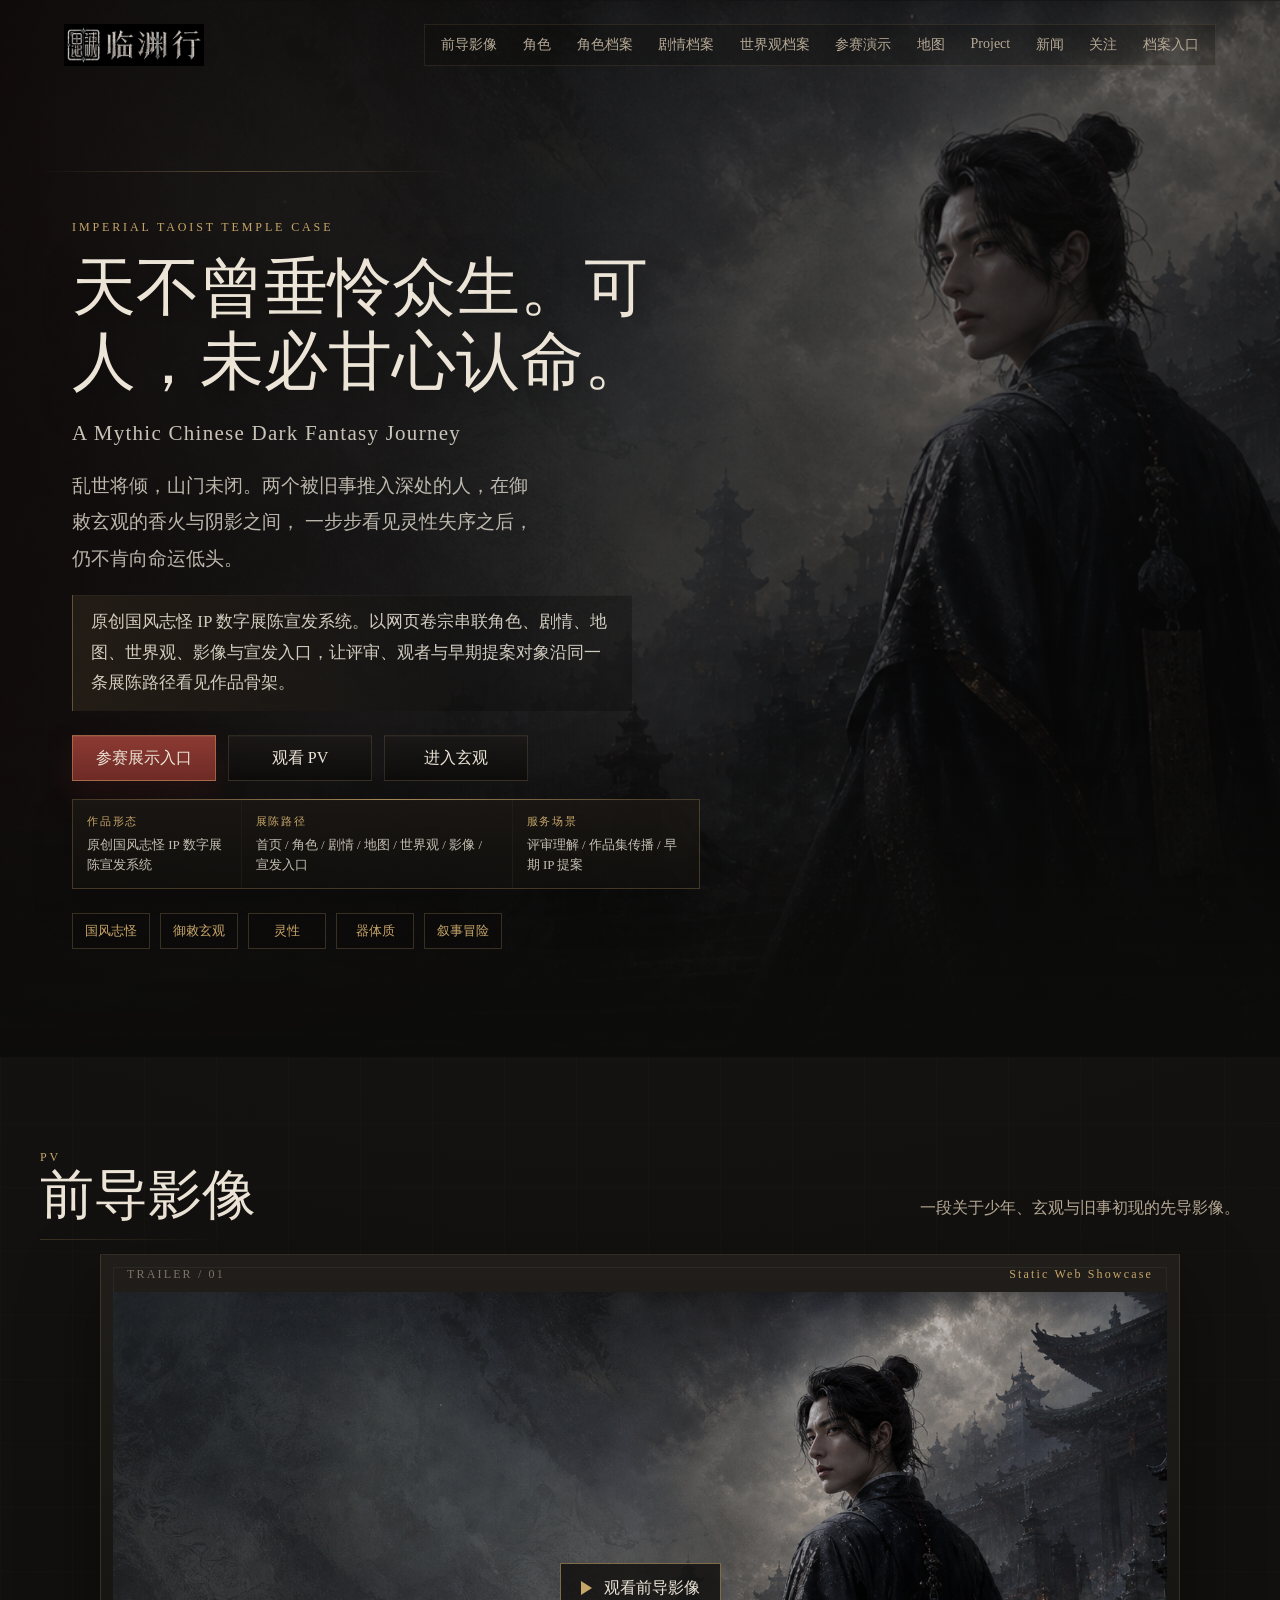
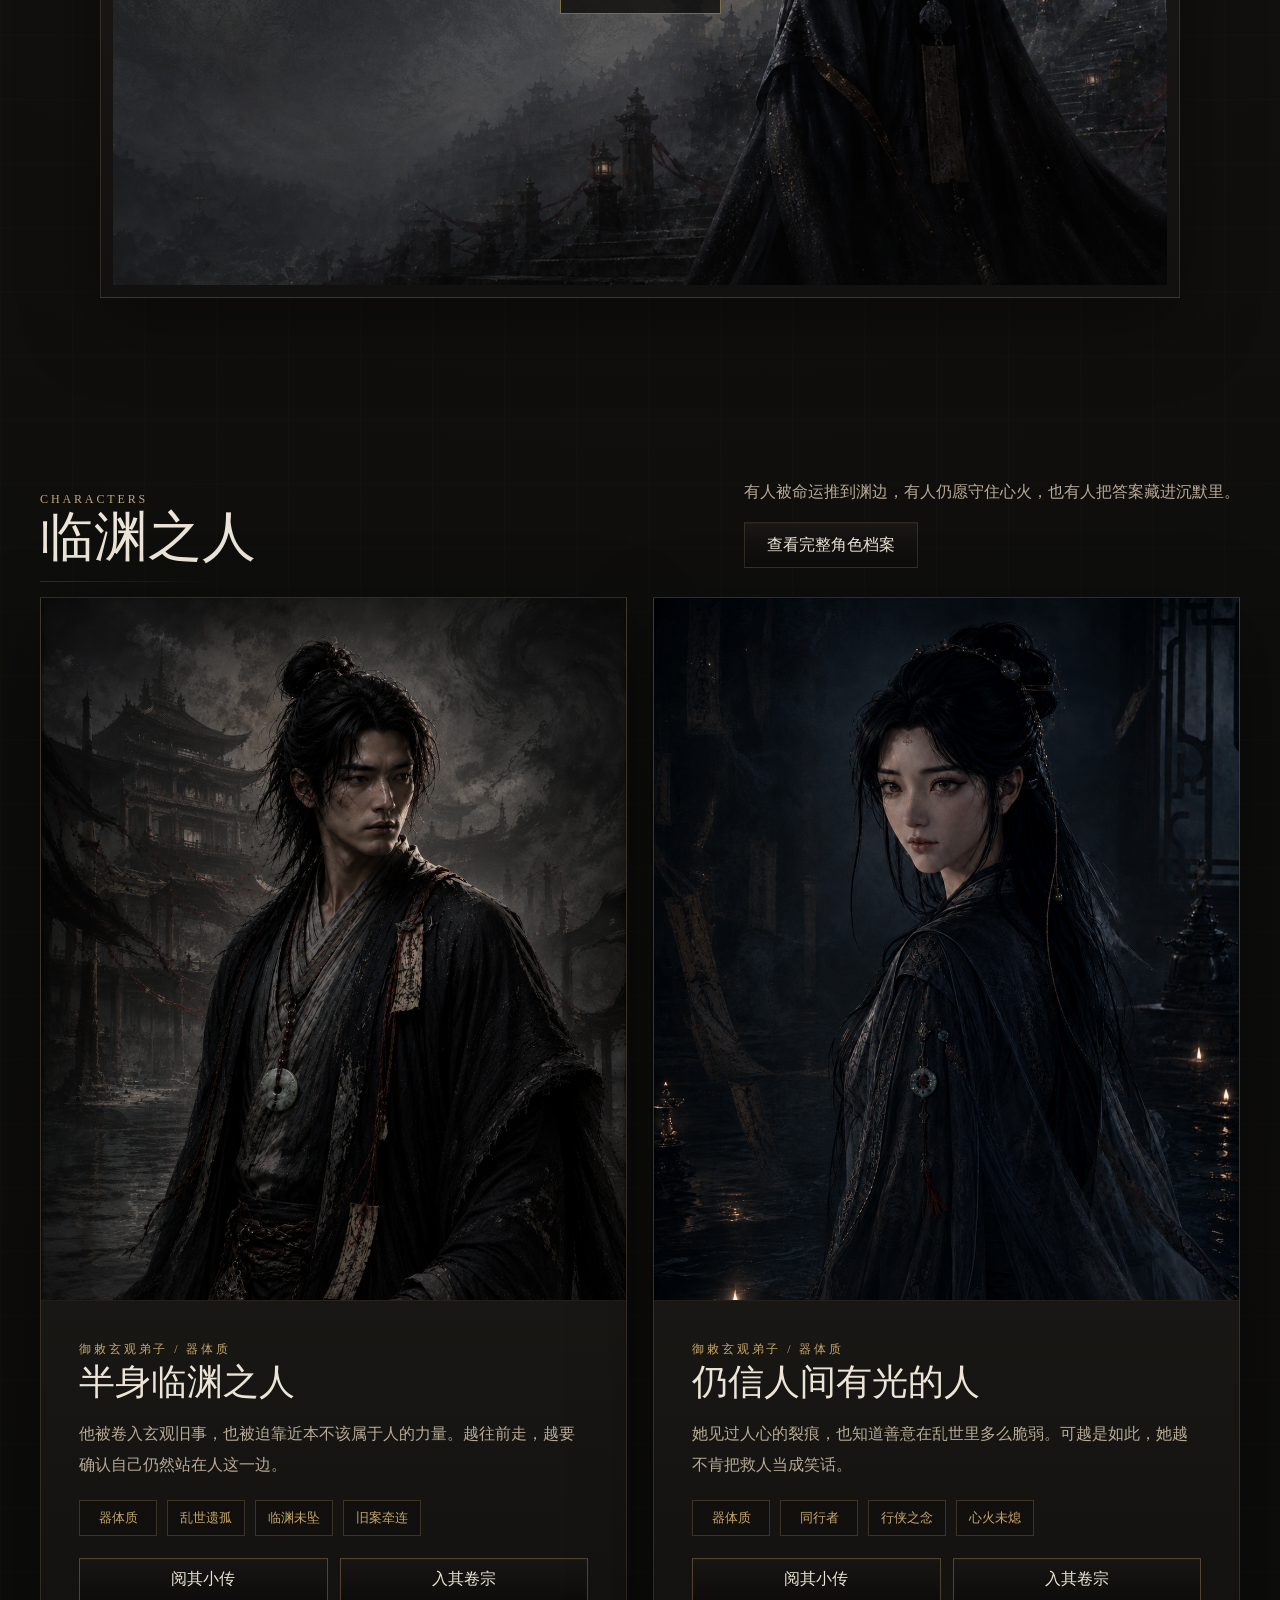
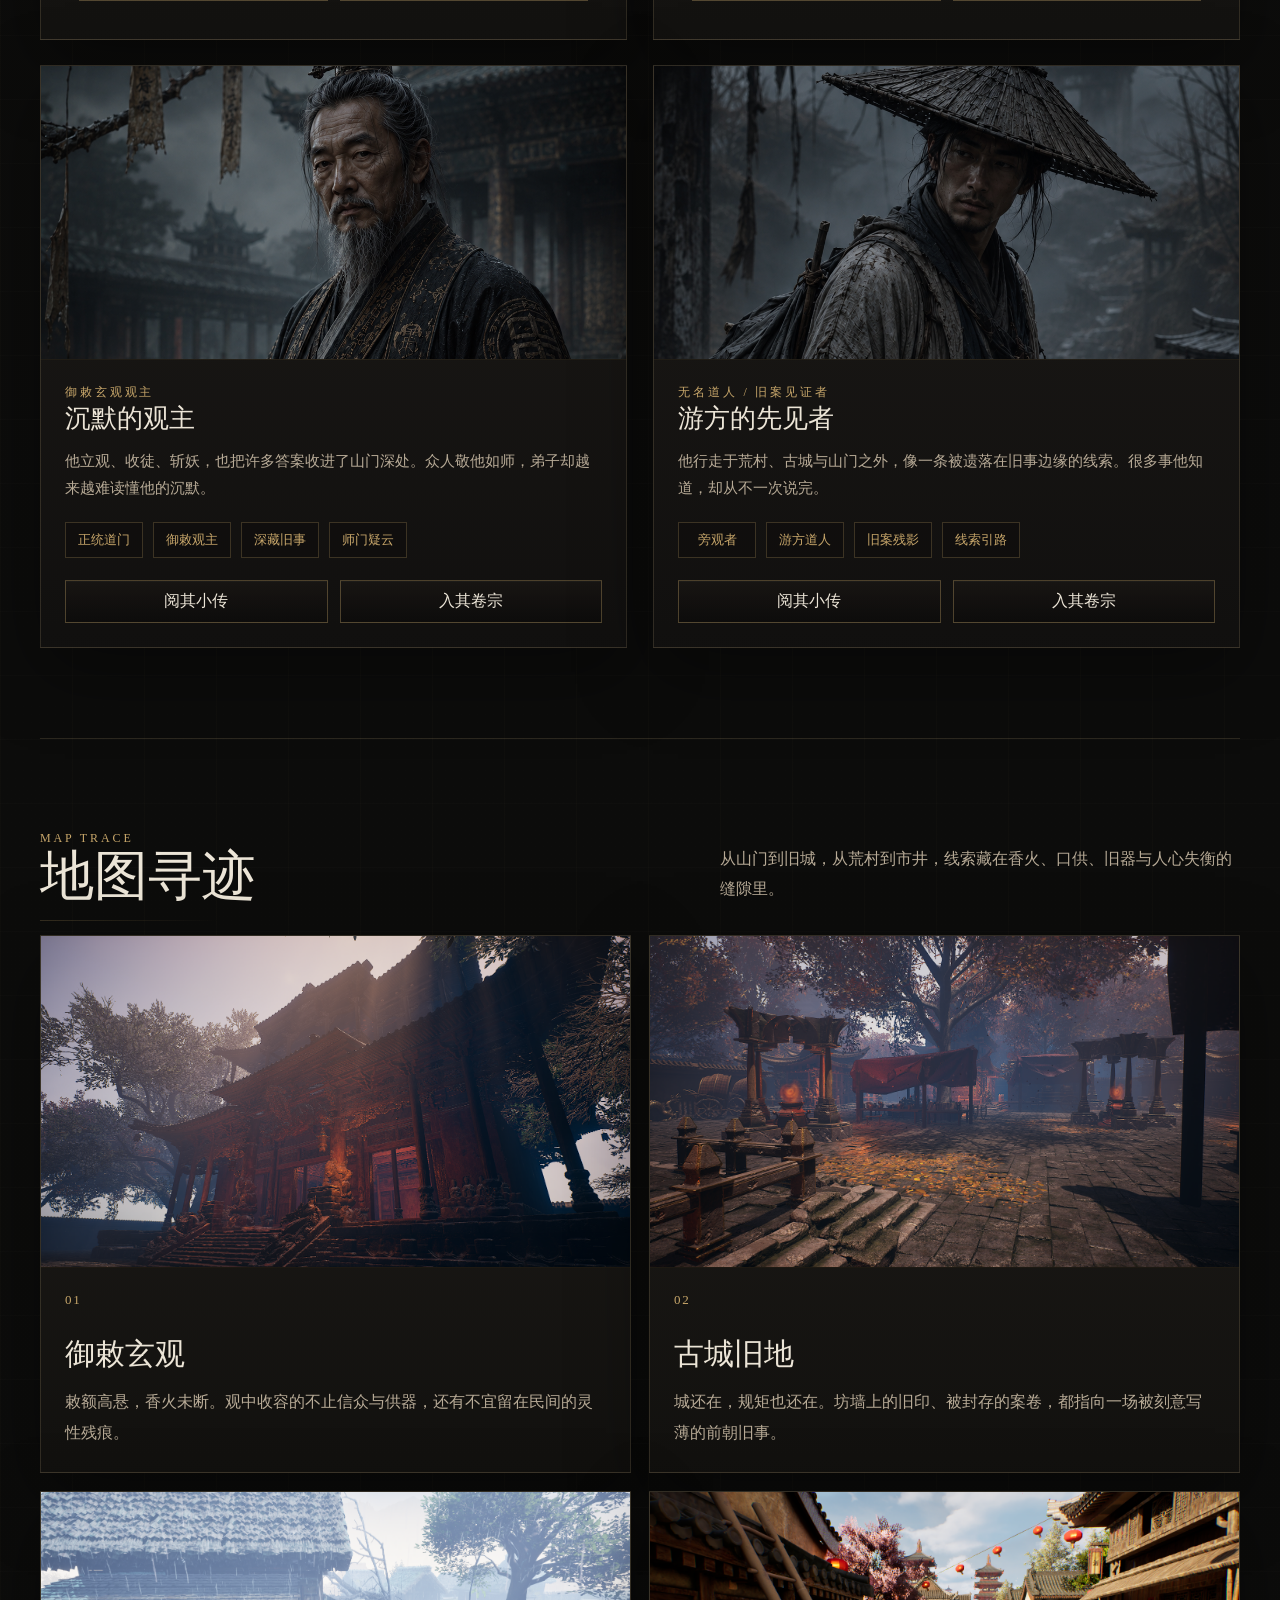
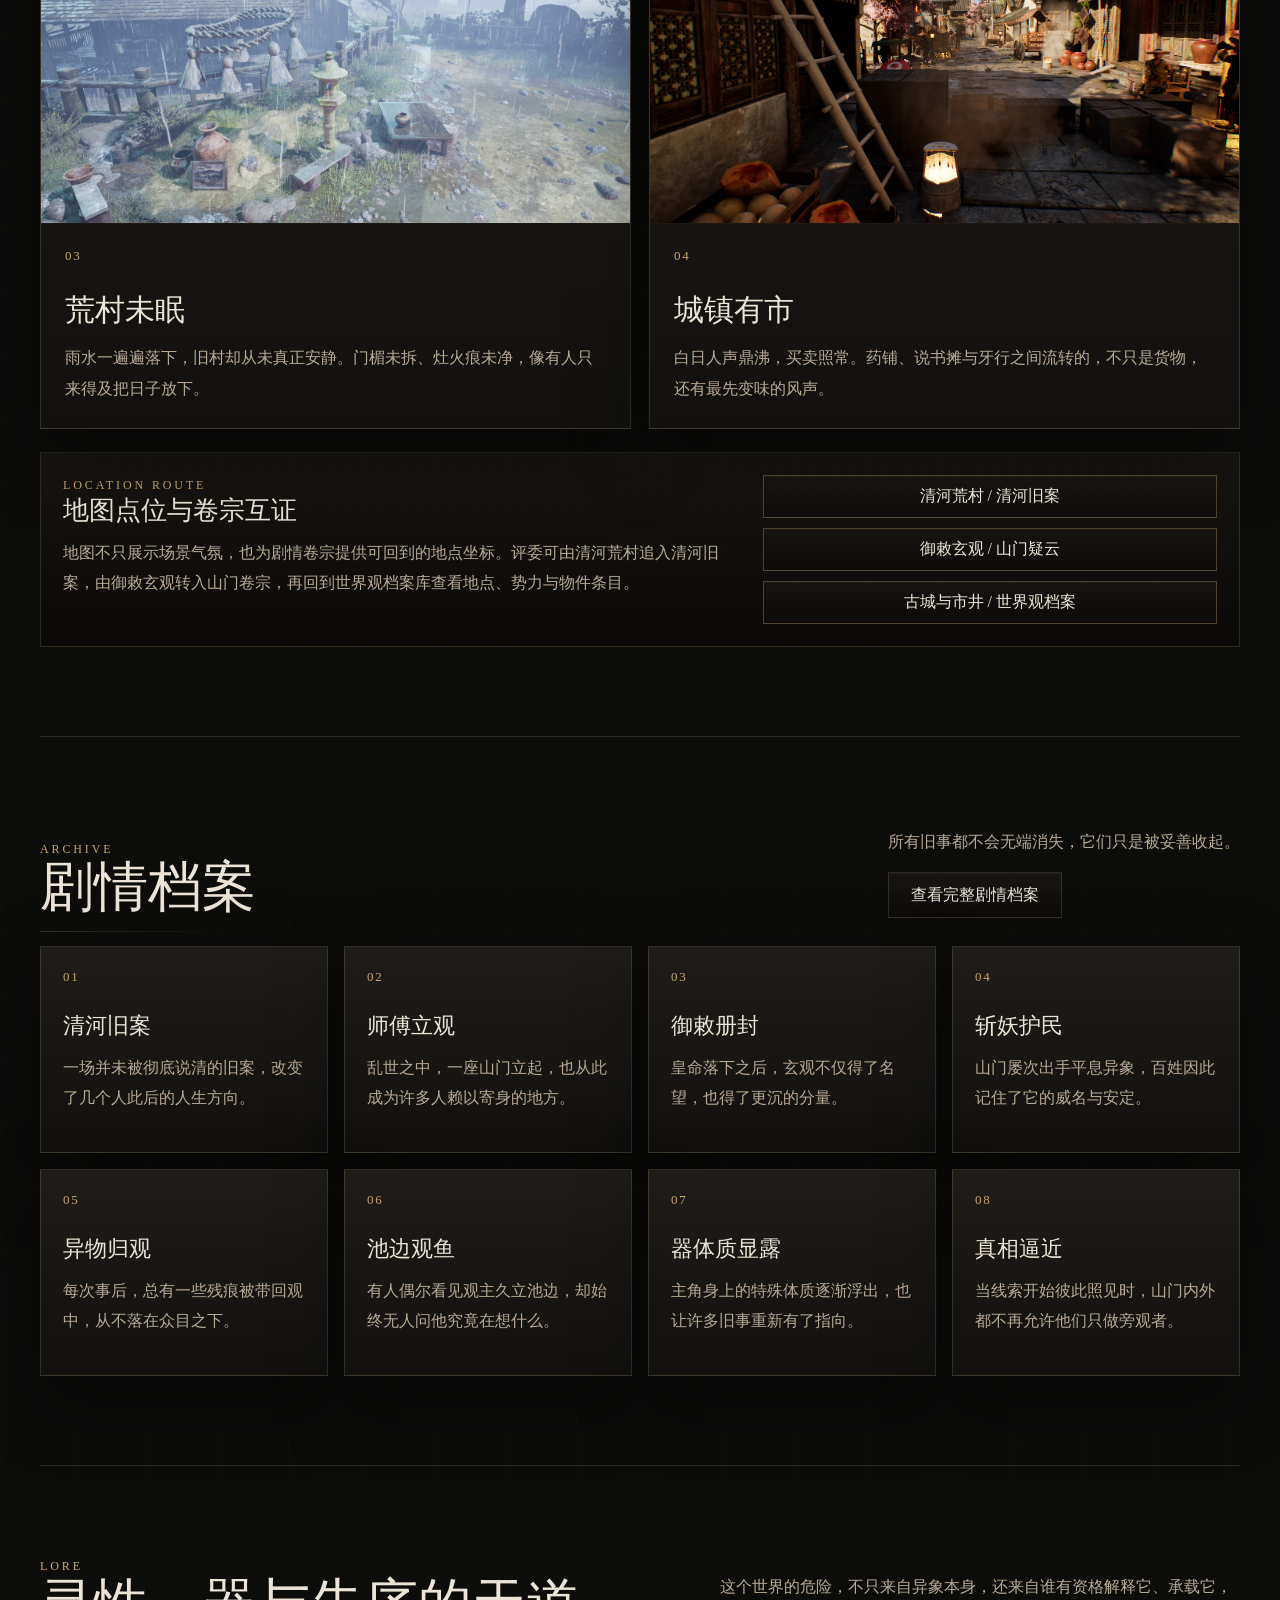
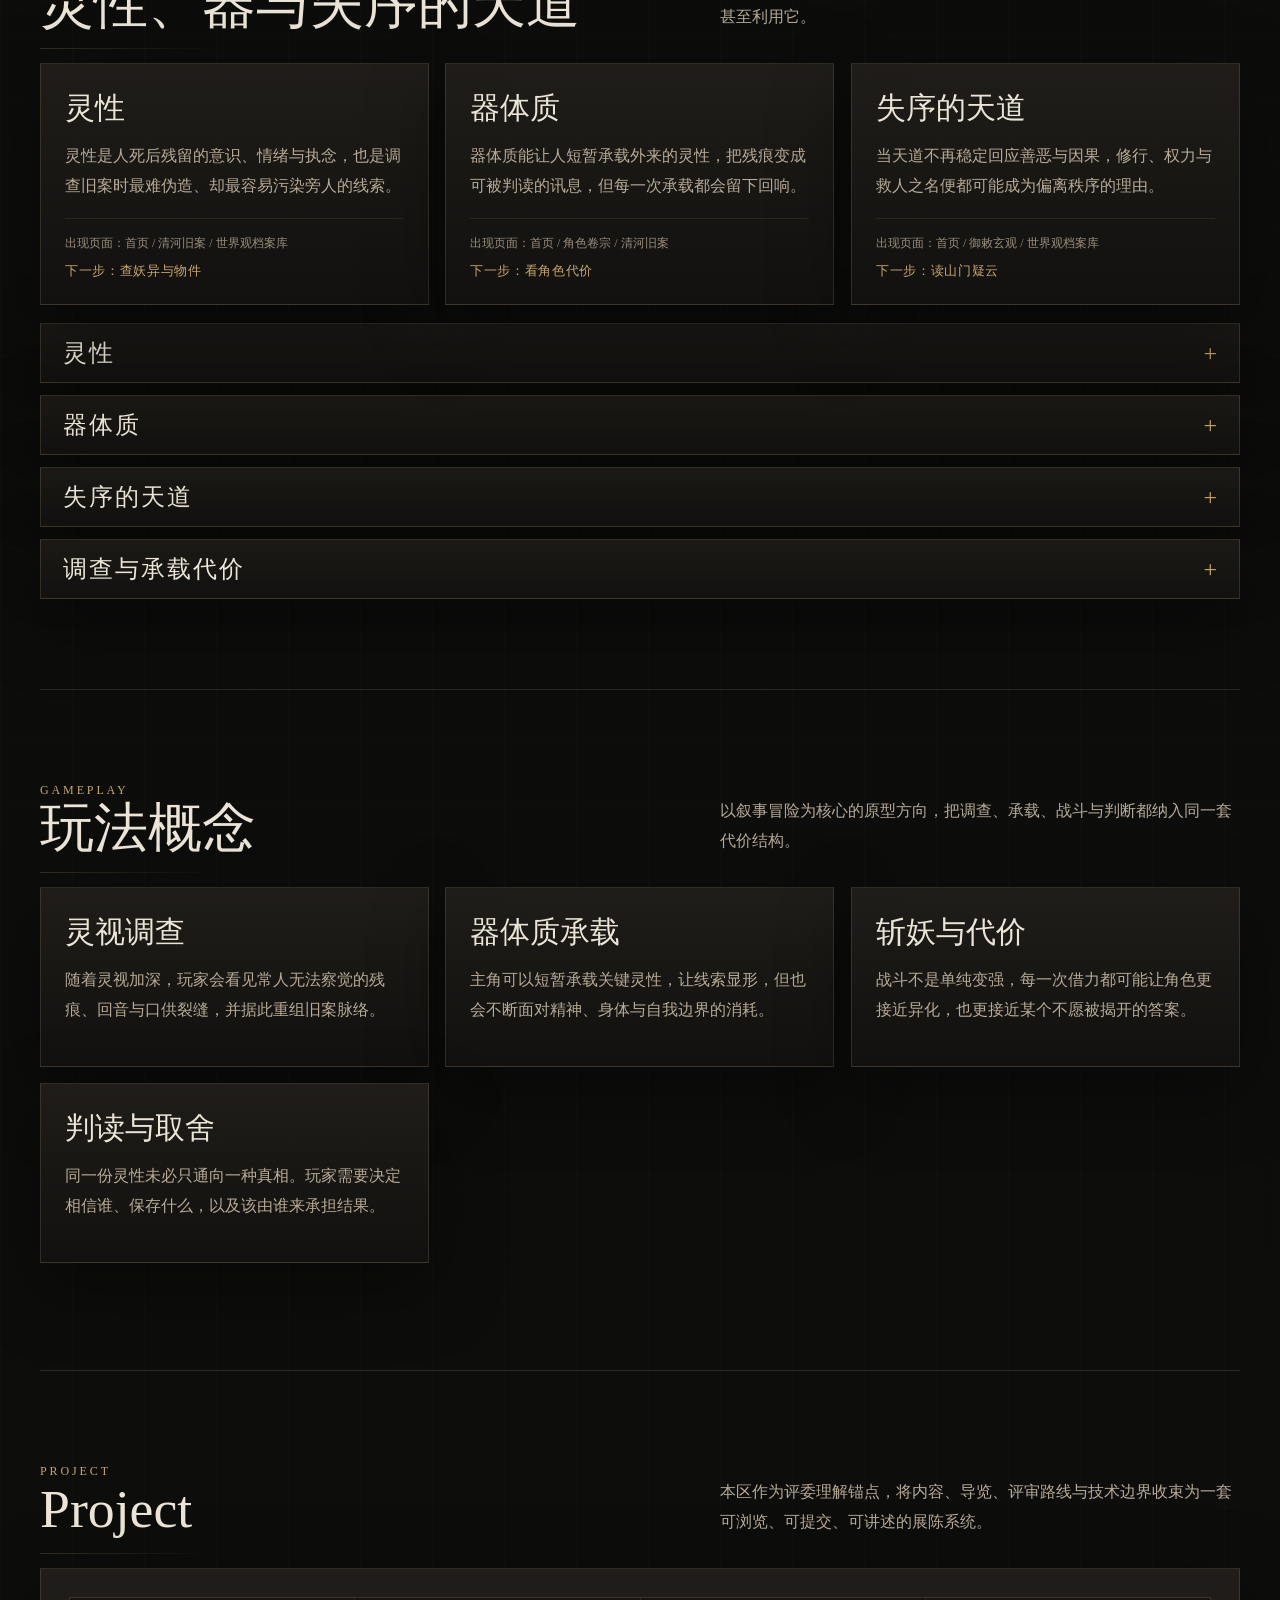
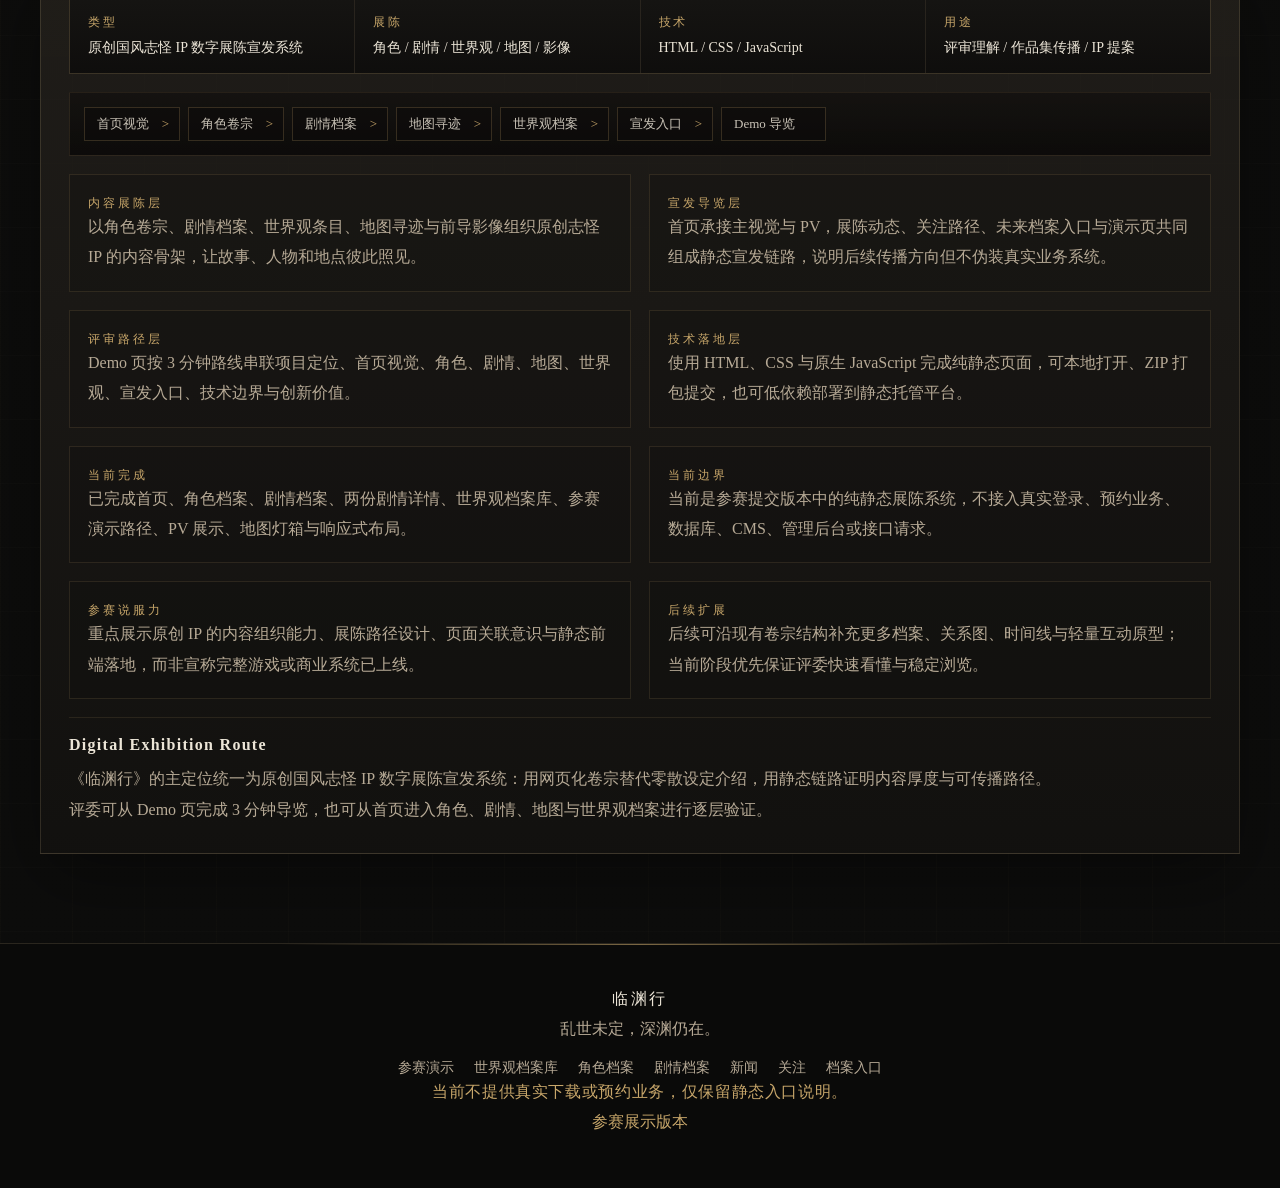
<file: index.html>
<!DOCTYPE html>
<html lang="zh-CN">

<head>
    <meta charset="UTF-8">
    <meta name="viewport" content="width=device-width, initial-scale=1.0">
    <title>临渊行 | 原创国风志怪 IP 数字展陈宣发系统</title>
    <meta name="description" content="《临渊行》是原创国风志怪 IP 数字展陈宣发系统，以角色、剧情、地图、世界观、影像与宣发入口组织网页化展陈路径。">
    <meta property="og:title" content="临渊行 | 原创国风志怪 IP 数字展陈宣发系统">
    <meta property="og:description" content="《临渊行》以纯静态 Web 组织原创国风志怪 IP 的展陈路径，服务评审理解、作品集传播与早期 IP 提案。">
    <meta property="og:type" content="website">
    <meta property="og:site_name" content="临渊行">
    <link rel="icon" href="favicon.svg" type="image/svg+xml">
    <link rel="stylesheet" href="style.css">
</head>

<body>
    <!-- Hero：保留当前首屏视觉与交互，只补充未来入口。 -->
    <header class="hero" id="top">
        <nav class="site-nav" aria-label="主导航">
            <a class="brand" href="#top" aria-label="临渊行首页">
                <img class="brand-logo" src="assets/logo-linyuanxing-navbar.png" alt="临渊行">
            </a>
            <div class="nav-links">
                <a href="#pv">前导影像</a>
                <a href="#characters">角色</a>
                <a href="characters.html">角色档案</a>
                <a href="archive.html">剧情档案</a>
                <a href="archives.html">世界观档案</a>
                <a href="demo.html">参赛演示</a>
                <a href="#map-trace">地图</a>
                <a href="#project-title">Project</a>
                <a href="news.html">新闻</a>
                <a href="reserve.html">关注</a>
                <a href="login.html">档案入口</a>
            </div>
        </nav>

        <div class="mobile-quick-links" aria-label="移动端快捷入口">
            <a href="#top">首页</a>
            <a href="demo.html">演示</a>
            <a href="characters.html">角色</a>
            <a href="archive.html">剧情</a>
            <a href="archives.html">档案库</a>
        </div>

        <div class="hero-content">
            <p class="eyebrow">IMPERIAL TAOIST TEMPLE CASE</p>
            <h1>天不曾垂怜众生。可人，未必甘心认命。</h1>
            <p class="hero-subtitle">A Mythic Chinese Dark Fantasy Journey</p>
            <p class="hero-copy">
                乱世将倾，山门未闭。两个被旧事推入深处的人，在御敕玄观的香火与阴影之间，
                一步步看见灵性失序之后，仍不肯向命运低头。
            </p>
            <p class="hero-positioning">
                原创国风志怪 IP 数字展陈宣发系统。以网页卷宗串联角色、剧情、地图、世界观、影像与宣发入口，让评审、观者与早期提案对象沿同一条展陈路径看见作品骨架。
            </p>
            <div class="hero-actions" aria-label="首屏操作">
                <a class="btn btn-primary" href="demo.html">参赛展示入口</a>
                <button class="btn btn-ghost" type="button" data-scroll-target="#pv">观看 PV</button>
                <button class="btn btn-ghost" type="button" data-scroll-target="#map-trace">进入玄观</button>
            </div>
            <div class="hero-system-strip" aria-label="作品系统概览">
                <span><strong>作品形态</strong>原创国风志怪 IP 数字展陈宣发系统</span>
                <span><strong>展陈路径</strong>首页 / 角色 / 剧情 / 地图 / 世界观 / 影像 / 宣发入口</span>
                <span><strong>服务场景</strong>评审理解 / 作品集传播 / 早期 IP 提案</span>
            </div>
            <ul class="hero-tags" aria-label="项目标签">
                <li>国风志怪</li>
                <li>御敕玄观</li>
                <li>灵性</li>
                <li>器体质</li>
                <li>叙事冒险</li>
            </ul>
        </div>
    </header>

    <main>
        <!-- PV：当前保留 Static Web Showcase 与原有播放交互。 -->
        <section class="section pv-section" id="pv" aria-labelledby="pv-title">
            <div class="section-heading">
                <div>
                    <span class="section-kicker">PV</span>
                    <h2 id="pv-title">前导影像</h2>
                </div>
                <p>一段关于少年、玄观与旧事初现的先导影像。</p>
            </div>
            <div class="video-shell">
                <div class="video-meta" aria-hidden="true">
                    <span>TRAILER / 01</span>
                    <span>Static Web Showcase</span>
                </div>
                <div class="video-stage">
                    <video class="main-video" src="assets/videos/pv.mp4" preload="metadata"
                        poster="assets/images/1.hero.png"></video>
                    <button class="video-play" type="button" aria-label="观看前导影像">
                        <span>观看前导影像</span>
                    </button>
                </div>
            </div>
        </section>

        <!-- Characters：保留人物卡片、展开与弹窗交互。 -->
        <section class="section character-section" id="characters" aria-labelledby="character-title">
            <div class="section-heading">
                <div>
                    <span class="section-kicker">CHARACTERS</span>
                    <h2 id="character-title">临渊之人</h2>
                </div>
                <div class="section-heading-side">
                    <p>有人被命运推到渊边，有人仍愿守住心火，也有人把答案藏进沉默里。</p>
                    <a class="btn btn-ghost" href="characters.html">查看完整角色档案</a>
                </div>
            </div>

            <div class="character-board character-board-home">
                <article class="character-card character-card-large">
                    <div class="character-main-media">
                        <img src="assets/images/2.male-lead-character.png" alt="男主角色立绘">
                    </div>
                    <div class="character-copy">
                        <span class="role-label">御敕玄观弟子 / 器体质</span>
                        <h3>半身临渊之人</h3>
                        <p>他被卷入玄观旧事，也被迫靠近本不该属于人的力量。越往前走，越要确认自己仍然站在人这一边。</p>
                        <ul class="character-tags-inline">
                            <li>器体质</li>
                            <li>乱世遗孤</li>
                            <li>临渊未坠</li>
                            <li>旧案牵连</li>
                        </ul>
                        <div class="character-actions-row">
                            <button class="character-action" type="button" data-character-profile
                                data-character-id="male">阅其小传</button>
                            <a class="character-action" href="character-male.html">入其卷宗</a>
                        </div>
                    </div>
                </article>

                <article class="character-card character-card-large">
                    <div class="character-main-media">
                        <img src="assets/images/3.female-lead-character.png" alt="女主角色立绘">
                    </div>
                    <div class="character-copy">
                        <span class="role-label">御敕玄观弟子 / 器体质</span>
                        <h3>仍信人间有光的人</h3>
                        <p>她见过人心的裂痕，也知道善意在乱世里多么脆弱。可越是如此，她越不肯把救人当成笑话。</p>
                        <ul class="character-tags-inline">
                            <li>器体质</li>
                            <li>同行者</li>
                            <li>行侠之念</li>
                            <li>心火未熄</li>
                        </ul>
                        <div class="character-actions-row">
                            <button class="character-action" type="button" data-character-profile
                                data-character-id="female">阅其小传</button>
                            <a class="character-action" href="character-female.html">入其卷宗</a>
                        </div>
                    </div>
                </article>

                <article class="character-card character-card-support">
                    <div class="character-main-media">
                        <img src="assets/images/4.master-character.png" alt="师傅角色立绘">
                    </div>
                    <div class="character-copy">
                        <span class="role-label">御敕玄观观主</span>
                        <h3>沉默的观主</h3>
                        <p>他立观、收徒、斩妖，也把许多答案收进了山门深处。众人敬他如师，弟子却越来越难读懂他的沉默。</p>
                        <ul class="character-tags-inline">
                            <li>正统道门</li>
                            <li>御敕观主</li>
                            <li>深藏旧事</li>
                            <li>师门疑云</li>
                        </ul>
                        <div class="character-actions-row">
                            <button class="character-action" type="button" data-character-profile
                                data-character-id="master">阅其小传</button>
                            <a class="character-action" href="character-master.html">入其卷宗</a>
                        </div>
                    </div>
                </article>

                <article class="character-card character-card-support">
                    <div class="character-main-media">
                        <img src="assets/images/5.nameless-taoist-character.png" alt="无名道人角色立绘">
                    </div>
                    <div class="character-copy">
                        <span class="role-label">无名道人 / 旧案见证者</span>
                        <h3>游方的先见者</h3>
                        <p>他行走于荒村、古城与山门之外，像一条被遗落在旧事边缘的线索。很多事他知道，却从不一次说完。</p>
                        <ul class="character-tags-inline">
                            <li>旁观者</li>
                            <li>游方道人</li>
                            <li>旧案残影</li>
                            <li>线索引路</li>
                        </ul>
                        <div class="character-actions-row">
                            <button class="character-action" type="button" data-character-profile
                                data-character-id="nameless">阅其小传</button>
                            <a class="character-action" href="character-nameless.html">入其卷宗</a>
                        </div>
                    </div>
                </article>
            </div>
        </section>

        <!-- Map / Scenes：保留场景卡片与灯箱预览。 -->
        <section class="section map-section" id="map-trace" aria-labelledby="map-title">
            <div class="section-heading">
                <div>
                    <span class="section-kicker">MAP TRACE</span>
                    <h2 id="map-title">地图寻迹</h2>
                </div>
                <p>从山门到旧城，从荒村到市井，线索藏在香火、口供、旧器与人心失衡的缝隙里。</p>
            </div>

            <div class="feature-grid">
                <article class="feature-card" role="button" tabindex="0" data-feature-gallery="imperial-temple"
                    aria-label="查看御敕玄观场景">
                    <div class="feature-card-image">
                        <img src="assets/images/6.imperial-taoist-temple.png" alt="御敕玄观">
                    </div>
                    <div class="feature-card-copy">
                        <span>01</span>
                        <h3>御敕玄观</h3>
                        <p>敕额高悬，香火未断。观中收容的不止信众与供器，还有不宜留在民间的灵性残痕。</p>
                    </div>
                </article>
                <article class="feature-card" role="button" tabindex="0" data-feature-gallery="ancient-city"
                    aria-label="查看古城旧地场景">
                    <div class="feature-card-image">
                        <img src="assets/images/7.ancient-city.png" alt="古城旧地">
                    </div>
                    <div class="feature-card-copy">
                        <span>02</span>
                        <h3>古城旧地</h3>
                        <p>城还在，规矩也还在。坊墙上的旧印、被封存的案卷，都指向一场被刻意写薄的前朝旧事。</p>
                    </div>
                </article>
                <article class="feature-card" role="button" tabindex="0" data-feature-gallery="abandoned-village"
                    aria-label="查看荒村未眠场景">
                    <div class="feature-card-image">
                        <img src="assets/images/8.abandoned-village.png" alt="荒村未眠">
                    </div>
                    <div class="feature-card-copy">
                        <span>03</span>
                        <h3>荒村未眠</h3>
                        <p>雨水一遍遍落下，旧村却从未真正安静。门楣未拆、灶火痕未净，像有人只来得及把日子放下。</p>
                    </div>
                </article>
                <article class="feature-card" role="button" tabindex="0" data-feature-gallery="town-market"
                    aria-label="查看城镇有市场景">
                    <div class="feature-card-image">
                        <img src="assets/images/9.daytime-town-market.png" alt="城镇有市">
                    </div>
                    <div class="feature-card-copy">
                        <span>04</span>
                        <h3>城镇有市</h3>
                        <p>白日人声鼎沸，买卖照常。药铺、说书摊与牙行之间流转的，不只是货物，还有最先变味的风声。</p>
                    </div>
                </article>
            </div>
            <div class="map-route-panel" aria-label="地图寻迹关联入口">
                <article>
                    <span class="section-kicker">LOCATION ROUTE</span>
                    <h3>地图点位与卷宗互证</h3>
                    <p>地图不只展示场景气氛，也为剧情卷宗提供可回到的地点坐标。评委可由清河荒村追入清河旧案，由御敕玄观转入山门卷宗，再回到世界观档案库查看地点、势力与物件条目。</p>
                </article>
                <div class="map-route-links">
                    <a class="character-action" href="archive-qinghe.html">清河荒村 / 清河旧案</a>
                    <a class="character-action" href="archive-xuanguan.html">御敕玄观 / 山门疑云</a>
                    <a class="character-action" href="archives.html#archive-library-title">古城与市井 / 世界观档案</a>
                </div>
            </div>
        </section>

        <!-- Archive：用于后续补充剧情时间线与旧案档案。 -->
        <section class="section archive-section" id="archive" aria-labelledby="archive-title">
            <div class="section-heading">
                <div>
                    <span class="section-kicker">ARCHIVE</span>
                    <h2 id="archive-title">剧情档案</h2>
                </div>
                <div class="section-heading-side">
                    <p>所有旧事都不会无端消失，它们只是被妥善收起。</p>
                    <a class="btn btn-ghost" href="archive.html">查看完整剧情档案</a>
                </div>
            </div>

            <div class="timeline">
                <article class="timeline-item">
                    <span>01</span>
                    <h3>清河旧案</h3>
                    <p>一场并未被彻底说清的旧案，改变了几个人此后的人生方向。</p>
                </article>
                <article class="timeline-item">
                    <span>02</span>
                    <h3>师傅立观</h3>
                    <p>乱世之中，一座山门立起，也从此成为许多人赖以寄身的地方。</p>
                </article>
                <article class="timeline-item">
                    <span>03</span>
                    <h3>御敕册封</h3>
                    <p>皇命落下之后，玄观不仅得了名望，也得了更沉的分量。</p>
                </article>
                <article class="timeline-item">
                    <span>04</span>
                    <h3>斩妖护民</h3>
                    <p>山门屡次出手平息异象，百姓因此记住了它的威名与安定。</p>
                </article>
                <article class="timeline-item">
                    <span>05</span>
                    <h3>异物归观</h3>
                    <p>每次事后，总有一些残痕被带回观中，从不落在众目之下。</p>
                </article>
                <article class="timeline-item">
                    <span>06</span>
                    <h3>池边观鱼</h3>
                    <p>有人偶尔看见观主久立池边，却始终无人问他究竟在想什么。</p>
                </article>
                <article class="timeline-item">
                    <span>07</span>
                    <h3>器体质显露</h3>
                    <p>主角身上的特殊体质逐渐浮出，也让许多旧事重新有了指向。</p>
                </article>
                <article class="timeline-item">
                    <span>08</span>
                    <h3>真相逼近</h3>
                    <p>当线索开始彼此照见时，山门内外都不再允许他们只做旁观者。</p>
                </article>
            </div>
        </section>

        <!-- Lore：保留世界观卡片与折叠交互，后续只做内容扩展。 -->
        <section class="section lore-section" id="lore" aria-labelledby="lore-title">
            <div class="section-heading">
                <div>
                    <span class="section-kicker">LORE</span>
                    <h2 id="lore-title">灵性、器与失序的天道</h2>
                </div>
                <p>这个世界的危险，不只来自异象本身，还来自谁有资格解释它、承载它，甚至利用它。</p>
            </div>

            <div class="lore-cards">
                <article class="lore-card">
                    <h3>灵性</h3>
                    <p>灵性是人死后残留的意识、情绪与执念，也是调查旧案时最难伪造、却最容易污染旁人的线索。</p>
                    <div class="lore-card-route">
                        <span>出现页面：首页 / 清河旧案 / 世界观档案库</span>
                        <a href="archives.html#archive-library-title">下一步：查妖异与物件</a>
                    </div>
                </article>
                <article class="lore-card">
                    <h3>器体质</h3>
                    <p>器体质能让人短暂承载外来的灵性，把残痕变成可被判读的讯息，但每一次承载都会留下回响。</p>
                    <div class="lore-card-route">
                        <span>出现页面：首页 / 角色卷宗 / 清河旧案</span>
                        <a href="character-male.html">下一步：看角色代价</a>
                    </div>
                </article>
                <article class="lore-card">
                    <h3>失序的天道</h3>
                    <p>当天道不再稳定回应善恶与因果，修行、权力与救人之名便都可能成为偏离秩序的理由。</p>
                    <div class="lore-card-route">
                        <span>出现页面：首页 / 御敕玄观 / 世界观档案库</span>
                        <a href="archive-xuanguan.html">下一步：读山门疑云</a>
                    </div>
                </article>
            </div>

            <div class="lore-accordion" aria-label="世界观展开设定">
                <article class="lore-item">
                    <button class="lore-toggle" type="button" aria-expanded="false">
                        <span>灵性</span>
                    </button>
                    <div class="lore-body" aria-hidden="true">
                        <p>灵性是人最细微也最难被完全保留下来的部分。它像余温、像执念，也像被留在现场的另一份口供。</p>
                        <p>平常人难以察觉，只有在灵视加深之后，才会意识到许多地方并非闹鬼，而是有人把未竟之事留得太久。</p>
                    </div>
                </article>
                <article class="lore-item">
                    <button class="lore-toggle" type="button" aria-expanded="false">
                        <span>器体质</span>
                    </button>
                    <div class="lore-body" aria-hidden="true">
                        <p>男女主拥有能够承载灵性的器体质，这让他们比常人更容易看见，也更容易在调查中成为“容器”。</p>
                        <p>它不是单纯的能力，而是一种会持续索取回应的结构。承载越深，记忆、感官与自我边界就越难保持完整。</p>
                    </div>
                </article>
                <article class="lore-item">
                    <button class="lore-toggle" type="button" aria-expanded="false">
                        <span>失序的天道</span>
                    </button>
                    <div class="lore-body" aria-hidden="true">
                        <p>有人仍把秩序视作守护众生的方式，也有人相信只要足够接近力量，便能替天道重新命名。</p>
                        <p>《临渊行》的悬疑不只来自异象本身，更来自每个势力都在用自己的说法，替代原本已经失衡的因果。</p>
                    </div>
                </article>
                <article class="lore-item">
                    <button class="lore-toggle" type="button" aria-expanded="false">
                        <span>调查与承载代价</span>
                    </button>
                    <div class="lore-body" aria-hidden="true">
                        <p>想看清真相，就必须更靠近灵性残痕；想让线索说话，就必须有人先把它接进体内。</p>
                        <p>调查因此从不是旁观式采证，而是一次次在“知道更多”与“失去更多”之间做出交换。</p>
                    </div>
                </article>
            </div>
        </section>

        <section class="section gameplay-section" aria-labelledby="gameplay-title">
            <div class="section-heading">
                <div>
                    <span class="section-kicker">GAMEPLAY</span>
                    <h2 id="gameplay-title">玩法概念</h2>
                </div>
                <p>以叙事冒险为核心的原型方向，把调查、承载、战斗与判断都纳入同一套代价结构。</p>
            </div>

            <div class="concept-grid">
                <article class="concept-card">
                    <h3>灵视调查</h3>
                    <p>随着灵视加深，玩家会看见常人无法察觉的残痕、回音与口供裂缝，并据此重组旧案脉络。</p>
                </article>
                <article class="concept-card">
                    <h3>器体质承载</h3>
                    <p>主角可以短暂承载关键灵性，让线索显形，但也会不断面对精神、身体与自我边界的消耗。</p>
                </article>
                <article class="concept-card">
                    <h3>斩妖与代价</h3>
                    <p>战斗不是单纯变强，每一次借力都可能让角色更接近异化，也更接近某个不愿被揭开的答案。</p>
                </article>
                <article class="concept-card">
                    <h3>判读与取舍</h3>
                    <p>同一份灵性未必只通向一种真相。玩家需要决定相信谁、保存什么，以及该由谁来承担结果。</p>
                </article>
            </div>
        </section>

        <section class="section project-section" aria-labelledby="project-title">
            <div class="section-heading">
                <div>
                    <span class="section-kicker">PROJECT</span>
                    <h2 id="project-title">Project</h2>
                </div>
                <p>本区作为评委理解锚点，将内容、导览、评审路线与技术边界收束为一套可浏览、可提交、可讲述的展陈系统。</p>
            </div>

            <div class="project-panel">
                <div class="project-meta-strip" aria-label="项目概览">
                    <div class="project-meta-item">
                        <span class="status-label">类型</span>
                        <strong>原创国风志怪 IP 数字展陈宣发系统</strong>
                    </div>
                    <div class="project-meta-item">
                        <span class="status-label">展陈</span>
                        <strong>角色 / 剧情 / 世界观 / 地图 / 影像</strong>
                    </div>
                    <div class="project-meta-item">
                        <span class="status-label">技术</span>
                        <strong>HTML / CSS / JavaScript</strong>
                    </div>
                    <div class="project-meta-item">
                        <span class="status-label">用途</span>
                        <strong>评审理解 / 作品集传播 / IP 提案</strong>
                    </div>
                </div>
                <div class="exhibition-route-strip" aria-label="展陈路径图">
                    <span>首页视觉</span>
                    <span>角色卷宗</span>
                    <span>剧情档案</span>
                    <span>地图寻迹</span>
                    <span>世界观档案</span>
                    <span>宣发入口</span>
                    <span>Demo 导览</span>
                </div>
                <div class="project-grid">
                    <div>
                        <span class="project-label">内容展陈层</span>
                        <p>以角色卷宗、剧情档案、世界观条目、地图寻迹与前导影像组织原创志怪 IP 的内容骨架，让故事、人物和地点彼此照见。</p>
                    </div>
                    <div>
                        <span class="project-label">宣发导览层</span>
                        <p>首页承接主视觉与 PV，展陈动态、关注路径、未来档案入口与演示页共同组成静态宣发链路，说明后续传播方向但不伪装真实业务系统。</p>
                    </div>
                    <div>
                        <span class="project-label">评审路径层</span>
                        <p>Demo 页按 3 分钟路线串联项目定位、首页视觉、角色、剧情、地图、世界观、宣发入口、技术边界与创新价值。</p>
                    </div>
                    <div>
                        <span class="project-label">技术落地层</span>
                        <p>使用 HTML、CSS 与原生 JavaScript 完成纯静态页面，可本地打开、ZIP 打包提交，也可低依赖部署到静态托管平台。</p>
                    </div>
                    <div>
                        <span class="project-label">当前完成</span>
                        <p>已完成首页、角色档案、剧情档案、两份剧情详情、世界观档案库、参赛演示路径、PV 展示、地图灯箱与响应式布局。</p>
                    </div>
                    <div>
                        <span class="project-label">当前边界</span>
                        <p>当前是参赛提交版本中的纯静态展陈系统，不接入真实登录、预约业务、数据库、CMS、管理后台或接口请求。</p>
                    </div>
                    <div>
                        <span class="project-label">参赛说服力</span>
                        <p>重点展示原创 IP 的内容组织能力、展陈路径设计、页面关联意识与静态前端落地，而非宣称完整游戏或商业系统已上线。</p>
                    </div>
                    <div>
                        <span class="project-label">后续扩展</span>
                        <p>后续可沿现有卷宗结构补充更多档案、关系图、时间线与轻量互动原型；当前阶段优先保证评委快速看懂与稳定浏览。</p>
                    </div>
                </div>
                <div class="project-note">
                    <strong>Digital Exhibition Route</strong>
                    <p>《临渊行》的主定位统一为原创国风志怪 IP 数字展陈宣发系统：用网页化卷宗替代零散设定介绍，用静态链路证明内容厚度与可传播路径。</p>
                    <p>评委可从 Demo 页完成 3 分钟导览，也可从首页进入角色、剧情、地图与世界观档案进行逐层验证。</p>
                </div>
            </div>
        </section>
    </main>

    <!-- Footer：提供未来静态入口占位，不接入真实下载或账号逻辑。 -->
    <footer class="site-footer" id="site-footer">
        <p class="footer-brand">临渊行</p>
        <p>乱世未定，深渊仍在。</p>
        <div class="footer-utility" aria-label="页脚入口">
            <a href="demo.html">参赛演示</a>
            <a href="archives.html">世界观档案库</a>
            <a href="characters.html">角色档案</a>
            <a href="archive.html">剧情档案</a>
            <a href="news.html">新闻</a>
            <a href="reserve.html">关注</a>
            <a href="login.html">档案入口</a>
        </div>
        <p class="footer-download-placeholder">当前不提供真实下载或预约业务，仅保留静态入口说明。</p>
        <p class="footer-note">参赛展示版本</p>
    </footer>

    <div class="lightbox" aria-hidden="true" role="dialog" aria-label="场景预览">
        <div class="lightbox-panel">
            <div class="lightbox-meta">
                <h2 class="lightbox-title">地图寻迹</h2>
                <span class="lightbox-counter">1 / 1</span>
            </div>
            <div class="lightbox-stage">
                <button class="lightbox-nav lightbox-prev" type="button" aria-label="上一张">‹</button>
                <img alt="">
                <button class="lightbox-nav lightbox-next" type="button" aria-label="下一张">›</button>
            </div>
            <div class="lightbox-copy" aria-live="polite">
                <h3 class="lightbox-copy-title"></h3>
                <div class="lightbox-copy-body"></div>
            </div>
        </div>
        <button class="lightbox-close" type="button" aria-label="关闭预览">×</button>
    </div>

    <div class="character-modal" aria-hidden="true" role="dialog" aria-label="人物介绍">
        <div class="character-modal-panel">
            <button class="character-modal-close" type="button" aria-label="关闭人物介绍">×</button>
            <div class="character-modal-meta">
                <span class="section-kicker">PROFILE</span>
                <h2 class="character-modal-title"></h2>
                <p class="character-modal-summary"></p>
            </div>
            <div class="character-modal-body"></div>
            <div class="character-modal-tags" aria-label="人物关键词"></div>
        </div>
    </div>

    <script src="script.js"></script>
</body>

</html>
</file>
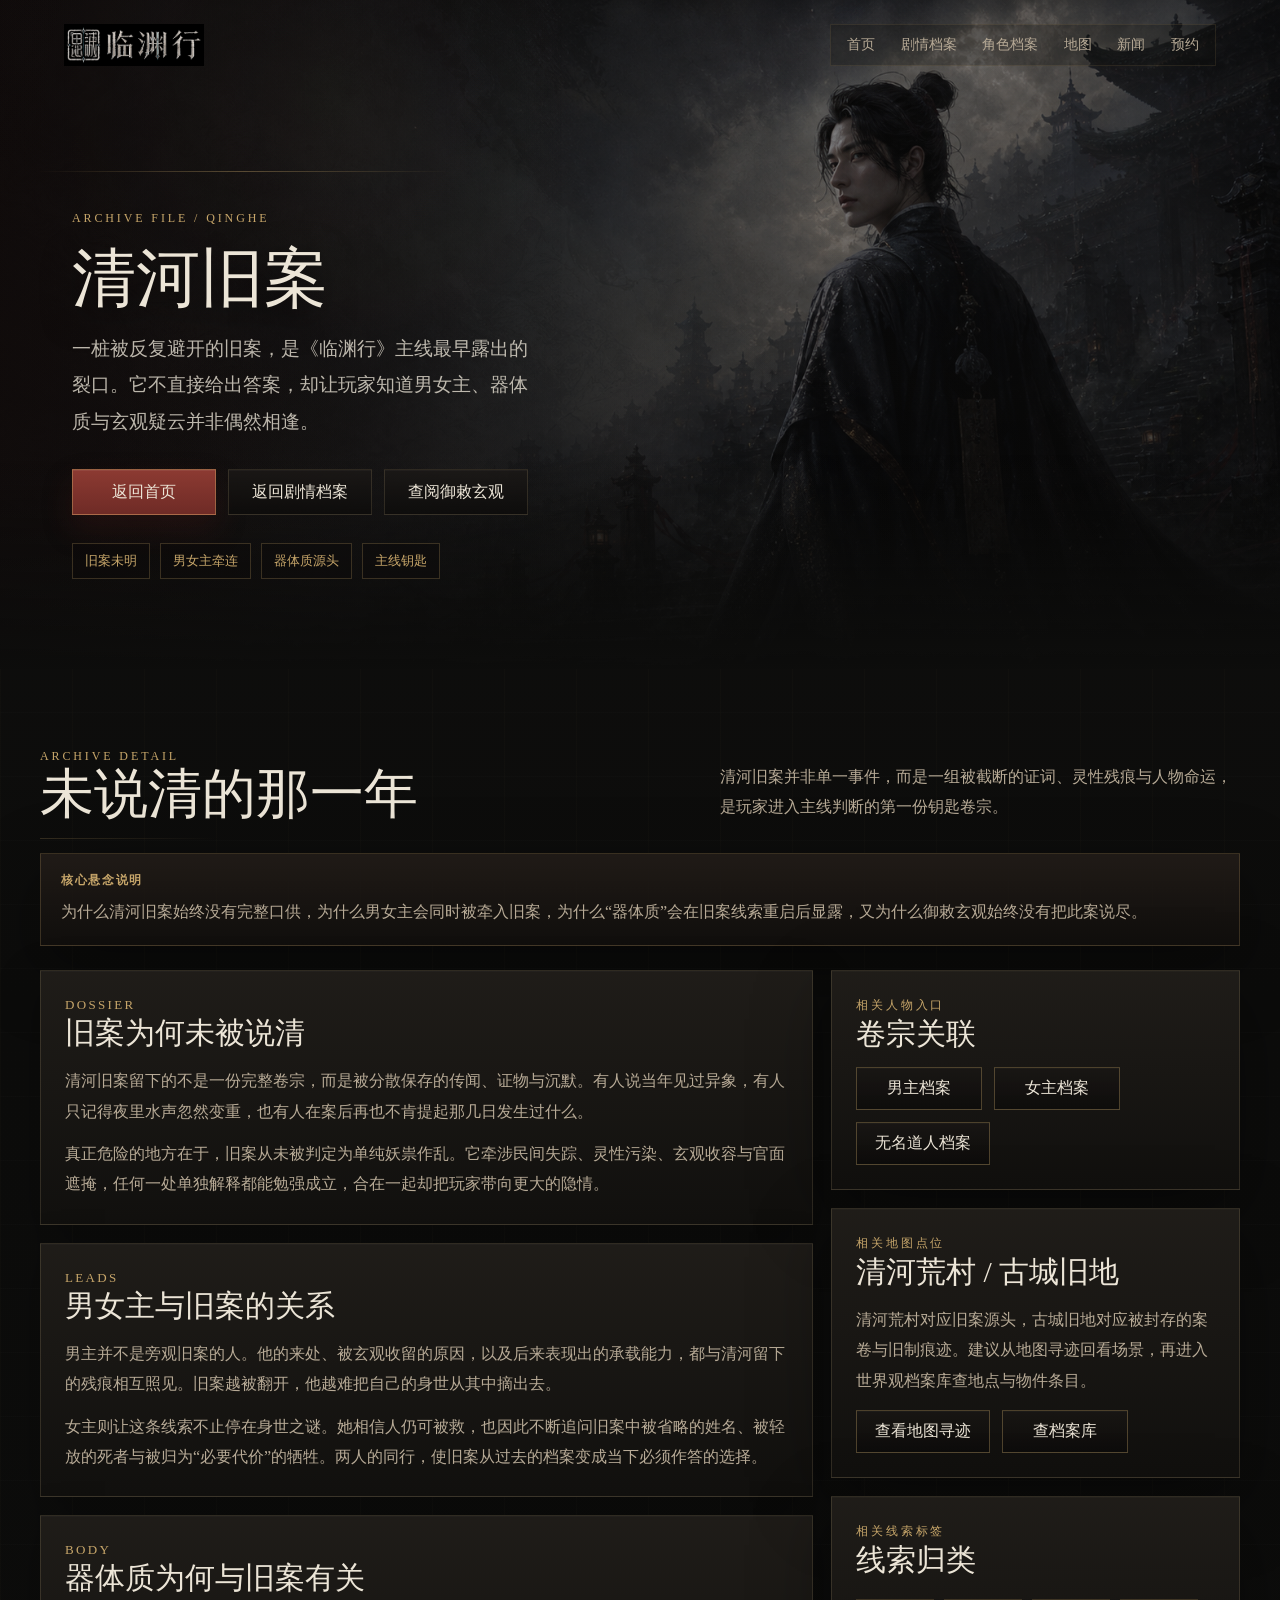
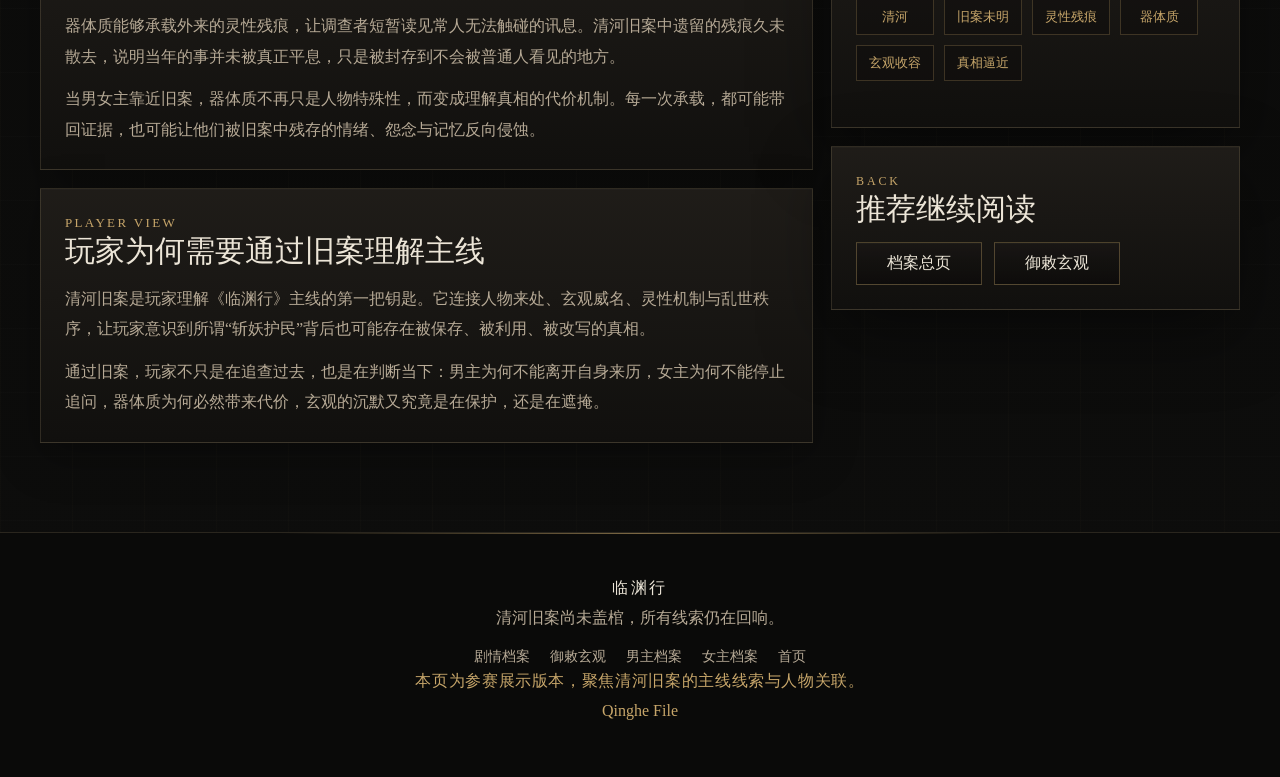
<file: archive-qinghe.html>
<!DOCTYPE html>
<html lang="zh-CN">

<head>
    <meta charset="UTF-8">
    <meta name="viewport" content="width=device-width, initial-scale=1.0">
    <title>清河旧案 | 临渊行剧情档案</title>
    <meta name="description" content="《临渊行》清河旧案详情页，聚焦旧案未明、男女主来处、器体质与玄观疑云。">
    <meta property="og:title" content="清河旧案 | 临渊行剧情档案">
    <meta property="og:description" content="一桩未被说清的旧案，将男女主、器体质与御敕玄观的疑云牵到同一条主线上。">
    <meta property="og:type" content="website">
    <meta property="og:site_name" content="临渊行">
    <link rel="icon" href="favicon.svg" type="image/svg+xml">
    <link rel="stylesheet" href="style.css">
</head>

<body class="placeholder-page page-archive page-archive-detail">
    <header class="hero subpage-hero" id="top">
        <nav class="site-nav" aria-label="主导航">
            <a class="brand" href="index.html" aria-label="返回临渊行首页">
                <img class="brand-logo" src="assets/logo-linyuanxing-navbar.png" alt="临渊行">
            </a>
            <div class="nav-links">
                <a href="index.html">首页</a>
                <a href="archive.html">剧情档案</a>
                <a href="characters.html">角色档案</a>
                <a href="index.html#map-trace">地图</a>
                <a href="news.html">新闻</a>
                <a href="reserve.html">预约</a>
            </div>
        </nav>
        <div class="mobile-quick-links" aria-label="移动端快捷入口">
            <a href="index.html">首页</a>
            <a href="archive.html">档案</a>
            <a href="characters.html">角色</a>
            <a href="news.html">新闻</a>
        </div>

        <div class="hero-content subpage-hero-content">
            <p class="eyebrow">ARCHIVE FILE / QINGHE</p>
            <h1>清河旧案</h1>
            <p class="hero-copy">
                一桩被反复避开的旧案，是《临渊行》主线最早露出的裂口。它不直接给出答案，却让玩家知道男女主、器体质与玄观疑云并非偶然相逢。
            </p>
            <div class="hero-actions" aria-label="清河旧案返回入口">
                <a class="btn btn-primary" href="index.html">返回首页</a>
                <a class="btn btn-ghost" href="archive.html">返回剧情档案</a>
                <a class="btn btn-ghost" href="archive-xuanguan.html">查阅御敕玄观</a>
            </div>
            <ul class="hero-tags" aria-label="清河旧案标签">
                <li>旧案未明</li>
                <li>男女主牵连</li>
                <li>器体质源头</li>
                <li>主线钥匙</li>
            </ul>
        </div>
    </header>

    <main>
        <section class="section subpage-section" aria-labelledby="qinghe-title">
            <div class="section-heading">
                <div>
                    <span class="section-kicker">ARCHIVE DETAIL</span>
                    <h2 id="qinghe-title">未说清的那一年</h2>
                </div>
                <p>清河旧案并非单一事件，而是一组被截断的证词、灵性残痕与人物命运，是玩家进入主线判断的第一份钥匙卷宗。</p>
            </div>

            <div class="info-banner" role="note">
                <strong>核心悬念说明</strong>
                <p>为什么清河旧案始终没有完整口供，为什么男女主会同时被牵入旧案，为什么“器体质”会在旧案线索重启后显露，又为什么御敕玄观始终没有把此案说尽。</p>
            </div>

            <div class="subpage-grid archive-detail-layout">
                <div class="news-list" aria-label="清河旧案档案正文">
                    <article class="news-card">
                        <span class="section-kicker">DOSSIER</span>
                        <h3>旧案为何未被说清</h3>
                        <p>清河旧案留下的不是一份完整卷宗，而是被分散保存的传闻、证物与沉默。有人说当年见过异象，有人只记得夜里水声忽然变重，也有人在案后再也不肯提起那几日发生过什么。</p>
                        <p>真正危险的地方在于，旧案从未被判定为单纯妖祟作乱。它牵涉民间失踪、灵性污染、玄观收容与官面遮掩，任何一处单独解释都能勉强成立，合在一起却把玩家带向更大的隐情。</p>
                    </article>

                    <article class="news-card">
                        <span class="section-kicker">LEADS</span>
                        <h3>男女主与旧案的关系</h3>
                        <p>男主并不是旁观旧案的人。他的来处、被玄观收留的原因，以及后来表现出的承载能力，都与清河留下的残痕相互照见。旧案越被翻开，他越难把自己的身世从其中摘出去。</p>
                        <p>女主则让这条线索不止停在身世之谜。她相信人仍可被救，也因此不断追问旧案中被省略的姓名、被轻放的死者与被归为“必要代价”的牺牲。两人的同行，使旧案从过去的档案变成当下必须作答的选择。</p>
                    </article>

                    <article class="news-card">
                        <span class="section-kicker">BODY</span>
                        <h3>器体质为何与旧案有关</h3>
                        <p>器体质能够承载外来的灵性残痕，让调查者短暂读见常人无法触碰的讯息。清河旧案中遗留的残痕久未散去，说明当年的事并未被真正平息，只是被封存到不会被普通人看见的地方。</p>
                        <p>当男女主靠近旧案，器体质不再只是人物特殊性，而变成理解真相的代价机制。每一次承载，都可能带回证据，也可能让他们被旧案中残存的情绪、怨念与记忆反向侵蚀。</p>
                    </article>

                    <article class="news-card">
                        <span class="section-kicker">PLAYER VIEW</span>
                        <h3>玩家为何需要通过旧案理解主线</h3>
                        <p>清河旧案是玩家理解《临渊行》主线的第一把钥匙。它连接人物来处、玄观威名、灵性机制与乱世秩序，让玩家意识到所谓“斩妖护民”背后也可能存在被保存、被利用、被改写的真相。</p>
                        <p>通过旧案，玩家不只是在追查过去，也是在判断当下：男主为何不能离开自身来历，女主为何不能停止追问，器体质为何必然带来代价，玄观的沉默又究竟是在保护，还是在遮掩。</p>
                    </article>
                </div>

                <aside class="subpage-aside" aria-label="清河旧案侧栏">
                    <div class="subpage-aside-card">
                        <span class="section-kicker">相关人物入口</span>
                        <h3>卷宗关联</h3>
                        <div class="character-actions-row">
                            <a class="character-action" href="character-male.html">男主档案</a>
                            <a class="character-action" href="character-female.html">女主档案</a>
                            <a class="character-action" href="character-nameless.html">无名道人档案</a>
                        </div>
                    </div>
                    <div class="subpage-aside-card related-route-card">
                        <span class="section-kicker">相关地图点位</span>
                        <h3>清河荒村 / 古城旧地</h3>
                        <p>清河荒村对应旧案源头，古城旧地对应被封存的案卷与旧制痕迹。建议从地图寻迹回看场景，再进入世界观档案库查地点与物件条目。</p>
                        <div class="character-actions-row">
                            <a class="character-action" href="index.html#map-trace">查看地图寻迹</a>
                            <a class="character-action" href="archives.html#archive-library-title">查档案库</a>
                        </div>
                    </div>
                    <div class="subpage-aside-card">
                        <span class="section-kicker">相关线索标签</span>
                        <h3>线索归类</h3>
                        <ul class="character-tags-inline archive-tag-list">
                            <li>清河</li>
                            <li>旧案未明</li>
                            <li>灵性残痕</li>
                            <li>器体质</li>
                            <li>玄观收容</li>
                            <li>真相逼近</li>
                        </ul>
                    </div>
                    <div class="subpage-aside-card">
                        <span class="section-kicker">BACK</span>
                        <h3>推荐继续阅读</h3>
                        <div class="character-actions-row">
                            <a class="character-action" href="archive.html">档案总页</a>
                            <a class="character-action" href="archive-xuanguan.html">御敕玄观</a>
                        </div>
                    </div>
                </aside>
            </div>
        </section>
    </main>

    <footer class="site-footer">
        <p class="footer-brand">临渊行</p>
        <p>清河旧案尚未盖棺，所有线索仍在回响。</p>
        <div class="footer-utility" aria-label="页脚入口">
            <a href="archive.html">剧情档案</a>
            <a href="archive-xuanguan.html">御敕玄观</a>
            <a href="character-male.html">男主档案</a>
            <a href="character-female.html">女主档案</a>
            <a href="index.html">首页</a>
        </div>
        <p class="footer-download-placeholder">本页为参赛展示版本，聚焦清河旧案的主线线索与人物关联。</p>
        <p class="footer-note">Qinghe File</p>
    </footer>
    <script src="script.js"></script>
</body>

</html>
</file>
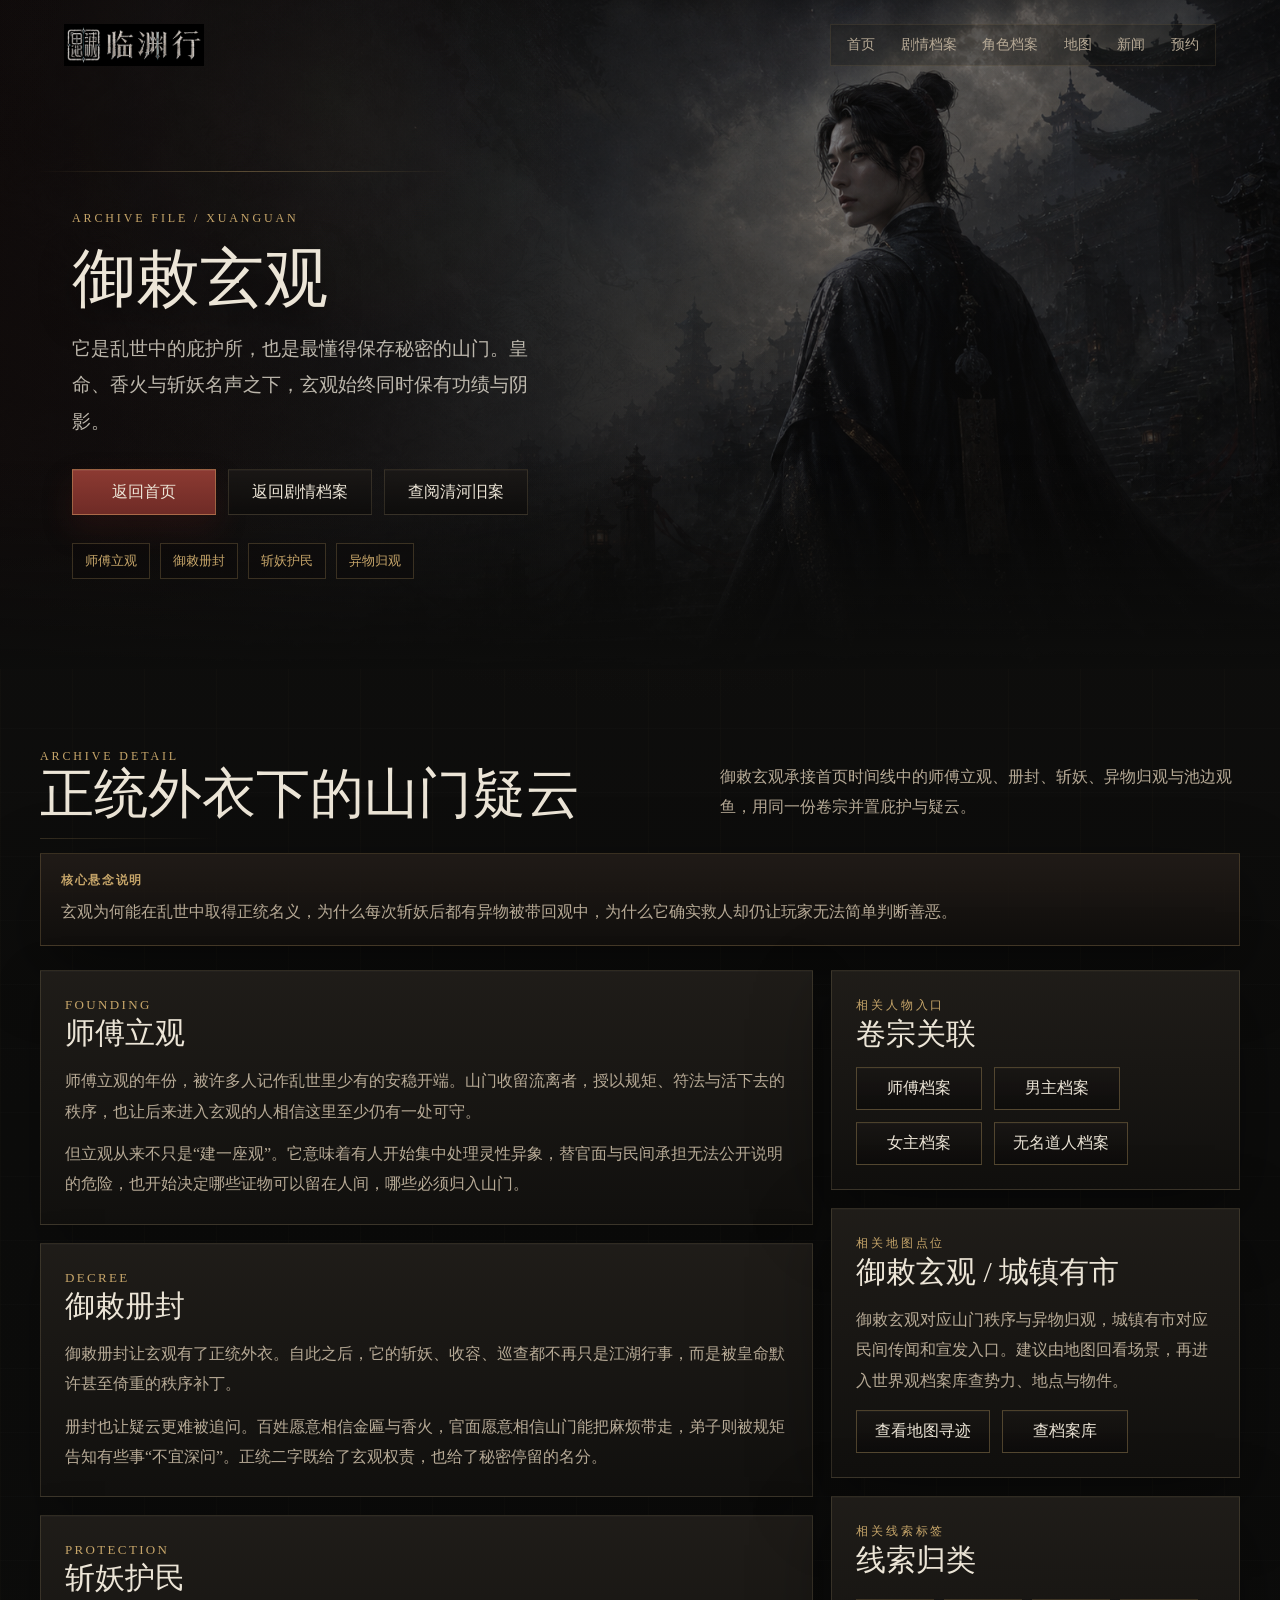
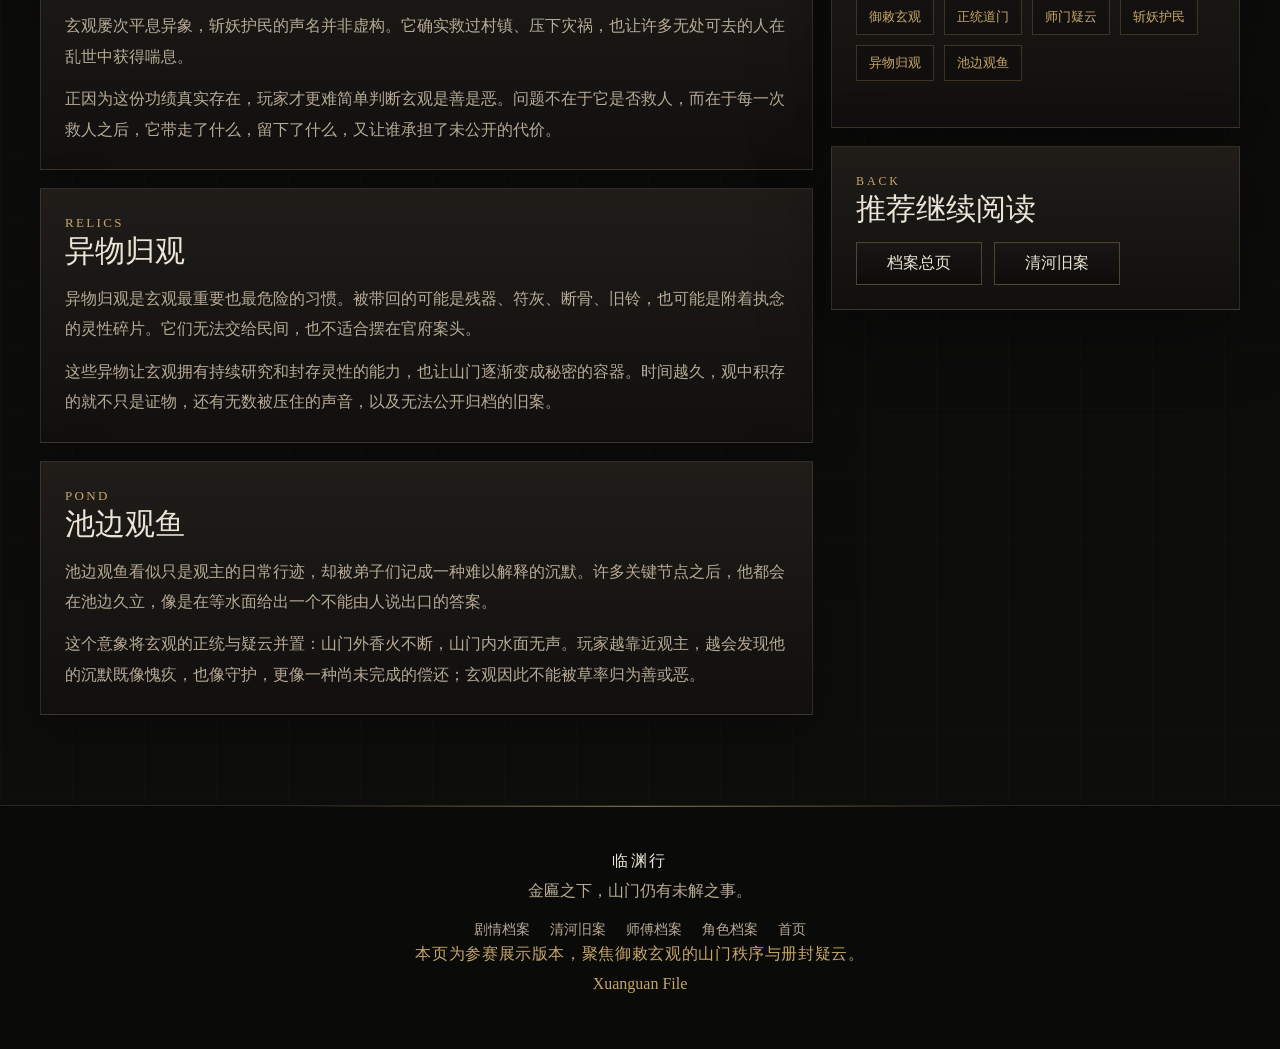
<file: archive-xuanguan.html>
<!DOCTYPE html>
<html lang="zh-CN">

<head>
    <meta charset="UTF-8">
    <meta name="viewport" content="width=device-width, initial-scale=1.0">
    <title>御敕玄观 | 临渊行剧情档案</title>
    <meta name="description" content="《临渊行》御敕玄观详情页，整理正统道门、斩妖护民、异物归观与山门疑云。">
    <meta property="og:title" content="御敕玄观 | 临渊行剧情档案">
    <meta property="og:description" content="御敕玄观确曾庇护众人，也确实保存秘密；山门善恶不能被一句话判定。">
    <meta property="og:type" content="website">
    <meta property="og:site_name" content="临渊行">
    <link rel="icon" href="favicon.svg" type="image/svg+xml">
    <link rel="stylesheet" href="style.css">
</head>

<body class="placeholder-page page-archive page-archive-detail">
    <header class="hero subpage-hero" id="top">
        <nav class="site-nav" aria-label="主导航">
            <a class="brand" href="index.html" aria-label="返回临渊行首页">
                <img class="brand-logo" src="assets/logo-linyuanxing-navbar.png" alt="临渊行">
            </a>
            <div class="nav-links">
                <a href="index.html">首页</a>
                <a href="archive.html">剧情档案</a>
                <a href="characters.html">角色档案</a>
                <a href="index.html#map-trace">地图</a>
                <a href="news.html">新闻</a>
                <a href="reserve.html">预约</a>
            </div>
        </nav>
        <div class="mobile-quick-links" aria-label="移动端快捷入口">
            <a href="index.html">首页</a>
            <a href="archive.html">档案</a>
            <a href="characters.html">角色</a>
            <a href="news.html">新闻</a>
        </div>

        <div class="hero-content subpage-hero-content">
            <p class="eyebrow">ARCHIVE FILE / XUANGUAN</p>
            <h1>御敕玄观</h1>
            <p class="hero-copy">
                它是乱世中的庇护所，也是最懂得保存秘密的山门。皇命、香火与斩妖名声之下，玄观始终同时保有功绩与阴影。
            </p>
            <div class="hero-actions" aria-label="御敕玄观返回入口">
                <a class="btn btn-primary" href="index.html">返回首页</a>
                <a class="btn btn-ghost" href="archive.html">返回剧情档案</a>
                <a class="btn btn-ghost" href="archive-qinghe.html">查阅清河旧案</a>
            </div>
            <ul class="hero-tags" aria-label="御敕玄观标签">
                <li>师傅立观</li>
                <li>御敕册封</li>
                <li>斩妖护民</li>
                <li>异物归观</li>
            </ul>
        </div>
    </header>

    <main>
        <section class="section subpage-section" aria-labelledby="xuanguan-title">
            <div class="section-heading">
                <div>
                    <span class="section-kicker">ARCHIVE DETAIL</span>
                    <h2 id="xuanguan-title">正统外衣下的山门疑云</h2>
                </div>
                <p>御敕玄观承接首页时间线中的师傅立观、册封、斩妖、异物归观与池边观鱼，用同一份卷宗并置庇护与疑云。</p>
            </div>

            <div class="info-banner" role="note">
                <strong>核心悬念说明</strong>
                <p>玄观为何能在乱世中取得正统名义，为什么每次斩妖后都有异物被带回观中，为什么它确实救人却仍让玩家无法简单判断善恶。</p>
            </div>

            <div class="subpage-grid archive-detail-layout">
                <div class="news-list" aria-label="御敕玄观档案正文">
                    <article class="news-card">
                        <span class="section-kicker">FOUNDING</span>
                        <h3>师傅立观</h3>
                        <p>师傅立观的年份，被许多人记作乱世里少有的安稳开端。山门收留流离者，授以规矩、符法与活下去的秩序，也让后来进入玄观的人相信这里至少仍有一处可守。</p>
                        <p>但立观从来不只是“建一座观”。它意味着有人开始集中处理灵性异象，替官面与民间承担无法公开说明的危险，也开始决定哪些证物可以留在人间，哪些必须归入山门。</p>
                    </article>

                    <article class="news-card">
                        <span class="section-kicker">DECREE</span>
                        <h3>御敕册封</h3>
                        <p>御敕册封让玄观有了正统外衣。自此之后，它的斩妖、收容、巡查都不再只是江湖行事，而是被皇命默许甚至倚重的秩序补丁。</p>
                        <p>册封也让疑云更难被追问。百姓愿意相信金匾与香火，官面愿意相信山门能把麻烦带走，弟子则被规矩告知有些事“不宜深问”。正统二字既给了玄观权责，也给了秘密停留的名分。</p>
                    </article>

                    <article class="news-card">
                        <span class="section-kicker">PROTECTION</span>
                        <h3>斩妖护民</h3>
                        <p>玄观屡次平息异象，斩妖护民的声名并非虚构。它确实救过村镇、压下灾祸，也让许多无处可去的人在乱世中获得喘息。</p>
                        <p>正因为这份功绩真实存在，玩家才更难简单判断玄观是善是恶。问题不在于它是否救人，而在于每一次救人之后，它带走了什么，留下了什么，又让谁承担了未公开的代价。</p>
                    </article>

                    <article class="news-card">
                        <span class="section-kicker">RELICS</span>
                        <h3>异物归观</h3>
                        <p>异物归观是玄观最重要也最危险的习惯。被带回的可能是残器、符灰、断骨、旧铃，也可能是附着执念的灵性碎片。它们无法交给民间，也不适合摆在官府案头。</p>
                        <p>这些异物让玄观拥有持续研究和封存灵性的能力，也让山门逐渐变成秘密的容器。时间越久，观中积存的就不只是证物，还有无数被压住的声音，以及无法公开归档的旧案。</p>
                    </article>

                    <article class="news-card">
                        <span class="section-kicker">POND</span>
                        <h3>池边观鱼</h3>
                        <p>池边观鱼看似只是观主的日常行迹，却被弟子们记成一种难以解释的沉默。许多关键节点之后，他都会在池边久立，像是在等水面给出一个不能由人说出口的答案。</p>
                        <p>这个意象将玄观的正统与疑云并置：山门外香火不断，山门内水面无声。玩家越靠近观主，越会发现他的沉默既像愧疚，也像守护，更像一种尚未完成的偿还；玄观因此不能被草率归为善或恶。</p>
                    </article>
                </div>

                <aside class="subpage-aside" aria-label="御敕玄观侧栏">
                    <div class="subpage-aside-card">
                        <span class="section-kicker">相关人物入口</span>
                        <h3>卷宗关联</h3>
                        <div class="character-actions-row">
                            <a class="character-action" href="character-master.html">师傅档案</a>
                            <a class="character-action" href="character-male.html">男主档案</a>
                            <a class="character-action" href="character-female.html">女主档案</a>
                            <a class="character-action" href="character-nameless.html">无名道人档案</a>
                        </div>
                    </div>
                    <div class="subpage-aside-card related-route-card">
                        <span class="section-kicker">相关地图点位</span>
                        <h3>御敕玄观 / 城镇有市</h3>
                        <p>御敕玄观对应山门秩序与异物归观，城镇有市对应民间传闻和宣发入口。建议由地图回看场景，再进入世界观档案库查势力、地点与物件。</p>
                        <div class="character-actions-row">
                            <a class="character-action" href="index.html#map-trace">查看地图寻迹</a>
                            <a class="character-action" href="archives.html#archive-library-title">查档案库</a>
                        </div>
                    </div>
                    <div class="subpage-aside-card">
                        <span class="section-kicker">相关线索标签</span>
                        <h3>线索归类</h3>
                        <ul class="character-tags-inline archive-tag-list">
                            <li>御敕玄观</li>
                            <li>正统道门</li>
                            <li>师门疑云</li>
                            <li>斩妖护民</li>
                            <li>异物归观</li>
                            <li>池边观鱼</li>
                        </ul>
                    </div>
                    <div class="subpage-aside-card">
                        <span class="section-kicker">BACK</span>
                        <h3>推荐继续阅读</h3>
                        <div class="character-actions-row">
                            <a class="character-action" href="archive.html">档案总页</a>
                            <a class="character-action" href="archive-qinghe.html">清河旧案</a>
                        </div>
                    </div>
                </aside>
            </div>
        </section>
    </main>

    <footer class="site-footer">
        <p class="footer-brand">临渊行</p>
        <p>金匾之下，山门仍有未解之事。</p>
        <div class="footer-utility" aria-label="页脚入口">
            <a href="archive.html">剧情档案</a>
            <a href="archive-qinghe.html">清河旧案</a>
            <a href="character-master.html">师傅档案</a>
            <a href="characters.html">角色档案</a>
            <a href="index.html">首页</a>
        </div>
        <p class="footer-download-placeholder">本页为参赛展示版本，聚焦御敕玄观的山门秩序与册封疑云。</p>
        <p class="footer-note">Xuanguan File</p>
    </footer>
    <script src="script.js"></script>
</body>

</html>
</file>
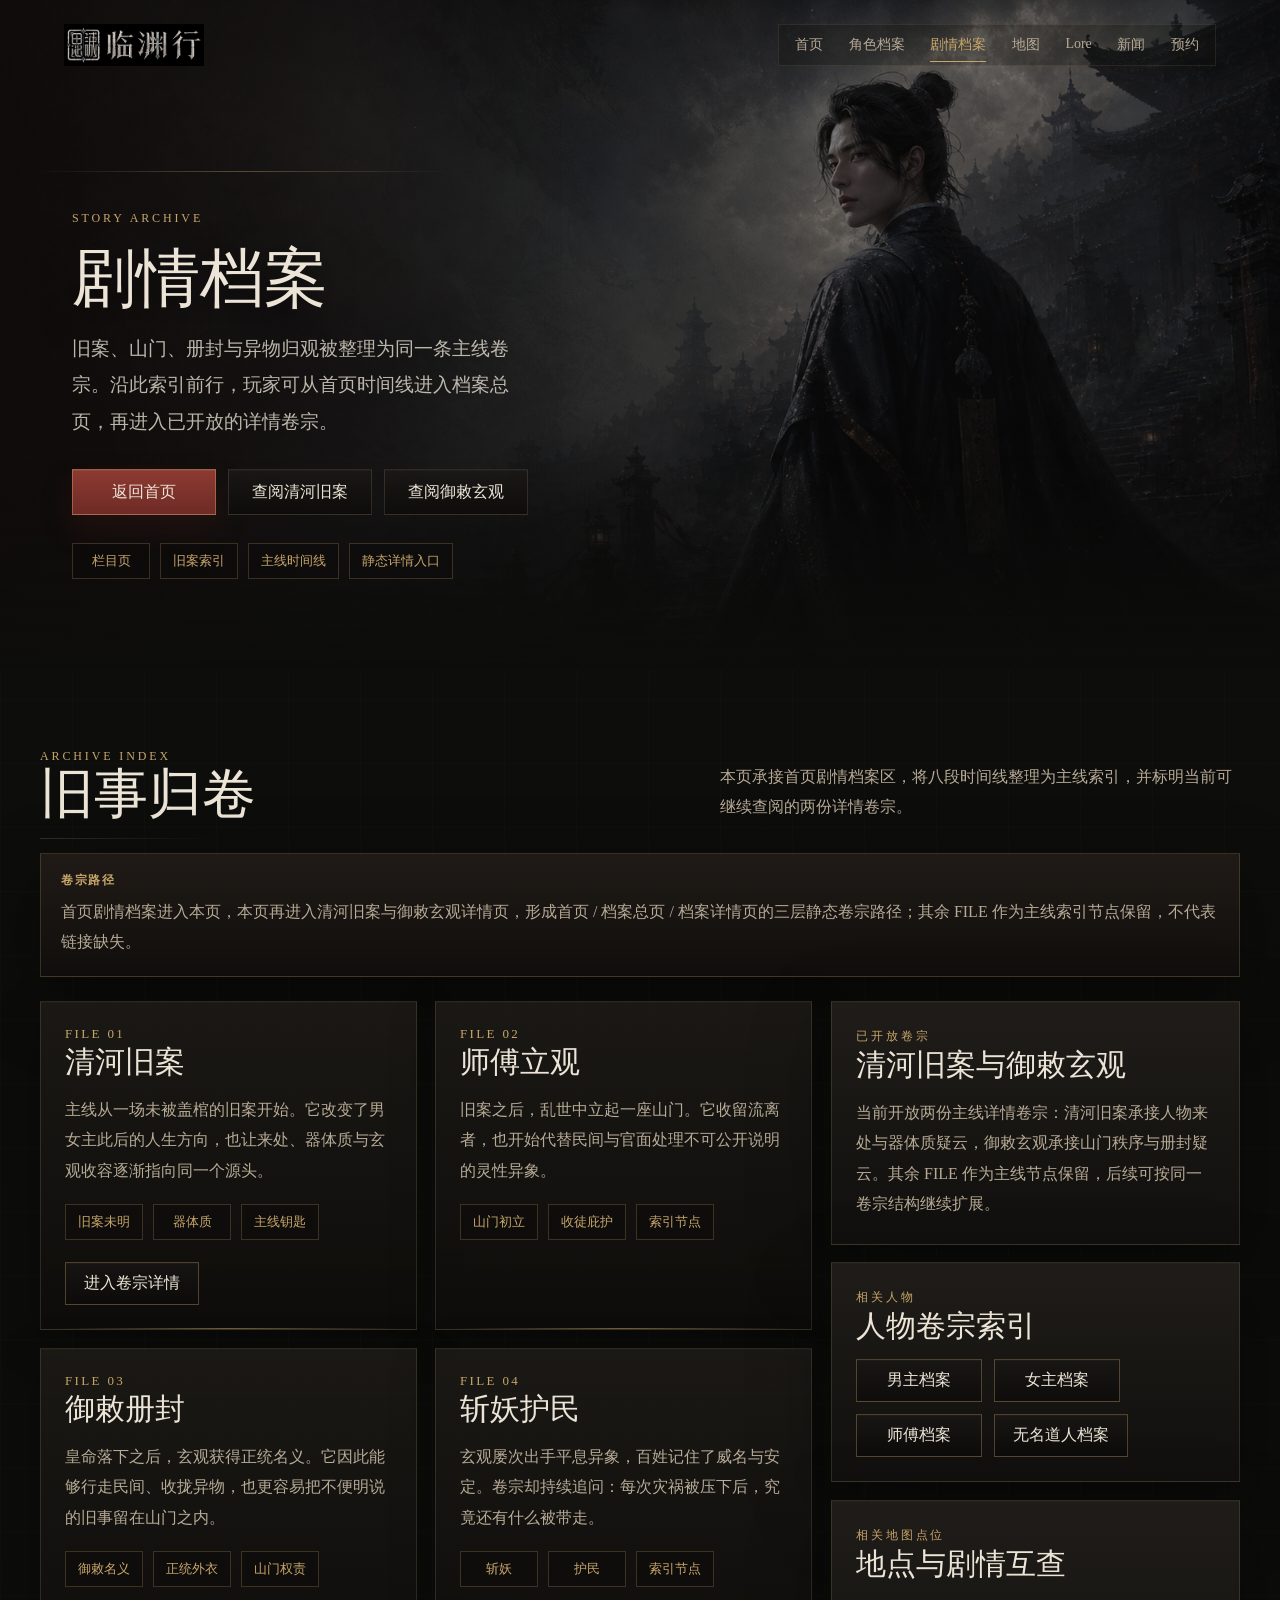
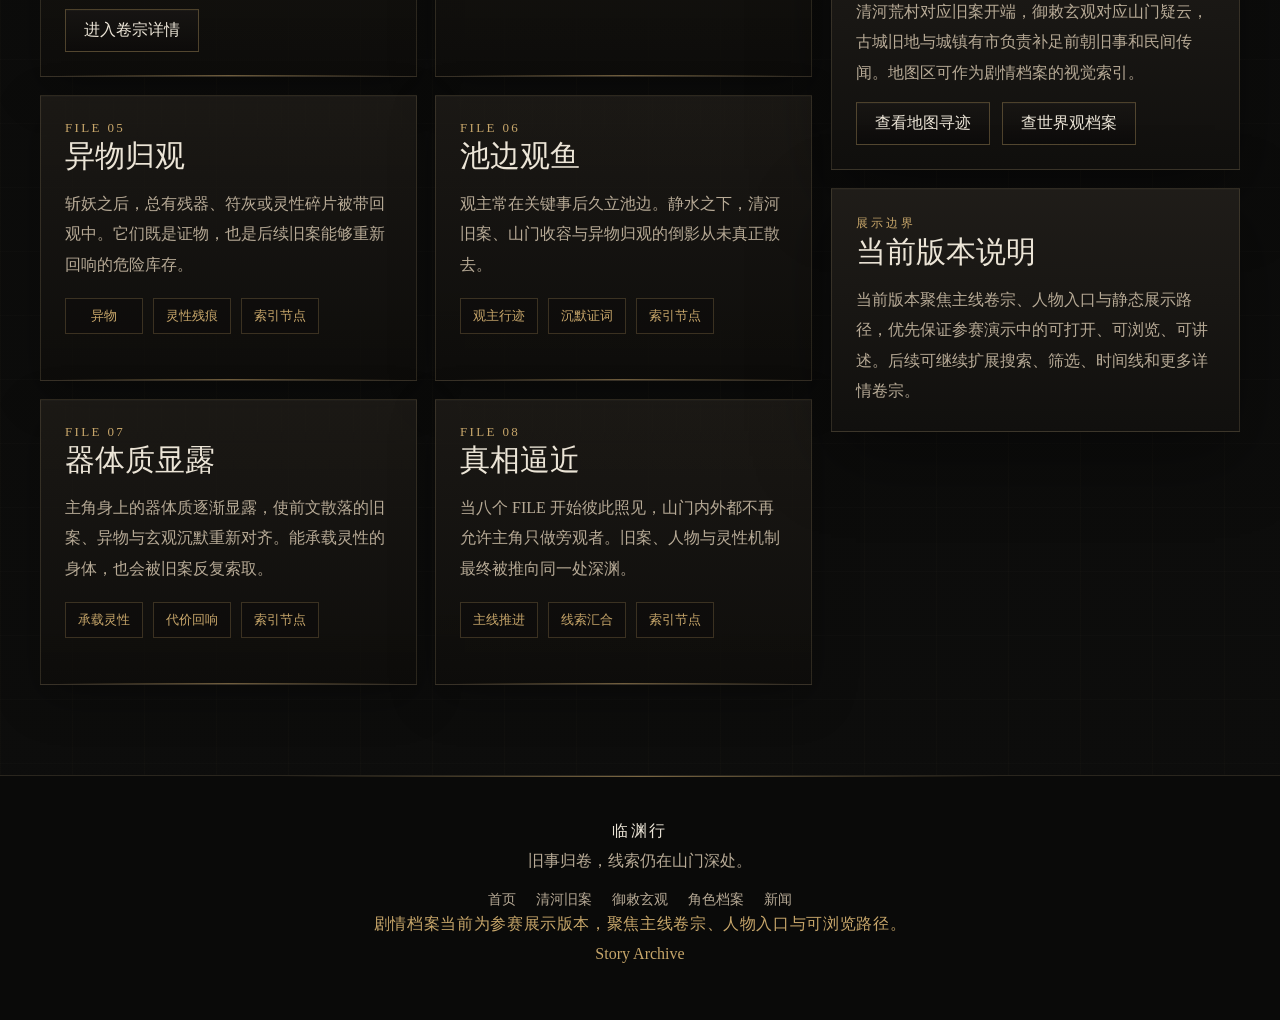
<file: archive.html>
<!DOCTYPE html>
<html lang="zh-CN">

<head>
    <meta charset="UTF-8">
    <meta name="viewport" content="width=device-width, initial-scale=1.0">
    <title>剧情档案 | 临渊行</title>
    <meta name="description" content="《临渊行》剧情档案总页，整理清河旧案、御敕玄观与主线推进线索入口。">
    <meta property="og:title" content="剧情档案 | 临渊行">
    <meta property="og:description" content="从清河旧案到御敕玄观，整理《临渊行》主线卷宗路径与首批可查档案入口。">
    <meta property="og:type" content="website">
    <meta property="og:site_name" content="临渊行">
    <link rel="icon" href="favicon.svg" type="image/svg+xml">
    <link rel="stylesheet" href="style.css">
</head>

<body class="placeholder-page page-archive">
    <header class="hero subpage-hero" id="top">
        <nav class="site-nav" aria-label="主导航">
            <a class="brand" href="index.html" aria-label="返回临渊行首页">
                <img class="brand-logo" src="assets/logo-linyuanxing-navbar.png" alt="临渊行">
            </a>
            <div class="nav-links">
                <a href="index.html">首页</a>
                <a href="characters.html">角色档案</a>
                <a href="archive.html">剧情档案</a>
                <a href="index.html#map-trace">地图</a>
                <a href="index.html#lore">Lore</a>
                <a href="news.html">新闻</a>
                <a href="reserve.html">预约</a>
            </div>
        </nav>
        <div class="mobile-quick-links" aria-label="移动端快捷入口">
            <a href="index.html">首页</a>
            <a href="characters.html">角色</a>
            <a href="archive.html">档案</a>
            <a href="news.html">新闻</a>
        </div>

        <div class="hero-content subpage-hero-content">
            <p class="eyebrow">STORY ARCHIVE</p>
            <h1>剧情档案</h1>
            <p class="hero-copy">
                旧案、山门、册封与异物归观被整理为同一条主线卷宗。沿此索引前行，玩家可从首页时间线进入档案总页，再进入已开放的详情卷宗。
            </p>
            <div class="hero-actions" aria-label="剧情档案详情入口">
                <a class="btn btn-primary" href="index.html">返回首页</a>
                <a class="btn btn-ghost" href="archive-qinghe.html">查阅清河旧案</a>
                <a class="btn btn-ghost" href="archive-xuanguan.html">查阅御敕玄观</a>
            </div>
            <ul class="hero-tags" aria-label="剧情档案标签">
                <li>栏目页</li>
                <li>旧案索引</li>
                <li>主线时间线</li>
                <li>静态详情入口</li>
            </ul>
        </div>
    </header>

    <main>
        <section class="section subpage-section" aria-labelledby="archive-index-title">
            <div class="section-heading">
                <div>
                    <span class="section-kicker">ARCHIVE INDEX</span>
                    <h2 id="archive-index-title">旧事归卷</h2>
                </div>
                <p>本页承接首页剧情档案区，将八段时间线整理为主线索引，并标明当前可继续查阅的两份详情卷宗。</p>
            </div>

            <div class="info-banner" role="note">
                <strong>卷宗路径</strong>
                <p>首页剧情档案进入本页，本页再进入清河旧案与御敕玄观详情页，形成首页 / 档案总页 / 档案详情页的三层静态卷宗路径；其余 FILE 作为主线索引节点保留，不代表链接缺失。</p>
            </div>

            <div class="subpage-grid archive-layout">
                <div class="news-list archive-index-list" aria-label="剧情档案索引">
                    <article class="news-card archive-index-card">
                        <span class="section-kicker">FILE 01</span>
                        <h3>清河旧案</h3>
                        <p>主线从一场未被盖棺的旧案开始。它改变了男女主此后的人生方向，也让来处、器体质与玄观收容逐渐指向同一个源头。</p>
                        <ul class="character-tags-inline">
                            <li>旧案未明</li>
                            <li>器体质</li>
                            <li>主线钥匙</li>
                        </ul>
                        <div class="character-actions-row">
                            <a class="character-action" href="archive-qinghe.html">进入卷宗详情</a>
                        </div>
                    </article>

                    <article class="news-card archive-index-card">
                        <span class="section-kicker">FILE 02</span>
                        <h3>师傅立观</h3>
                        <p>旧案之后，乱世中立起一座山门。它收留流离者，也开始代替民间与官面处理不可公开说明的灵性异象。</p>
                        <ul class="character-tags-inline">
                            <li>山门初立</li>
                            <li>收徒庇护</li>
                            <li>索引节点</li>
                        </ul>
                    </article>

                    <article class="news-card archive-index-card">
                        <span class="section-kicker">FILE 03</span>
                        <h3>御敕册封</h3>
                        <p>皇命落下之后，玄观获得正统名义。它因此能够行走民间、收拢异物，也更容易把不便明说的旧事留在山门之内。</p>
                        <ul class="character-tags-inline">
                            <li>御敕名义</li>
                            <li>正统外衣</li>
                            <li>山门权责</li>
                        </ul>
                        <div class="character-actions-row">
                            <a class="character-action" href="archive-xuanguan.html">进入卷宗详情</a>
                        </div>
                    </article>

                    <article class="news-card archive-index-card">
                        <span class="section-kicker">FILE 04</span>
                        <h3>斩妖护民</h3>
                        <p>玄观屡次出手平息异象，百姓记住了威名与安定。卷宗却持续追问：每次灾祸被压下后，究竟还有什么被带走。</p>
                        <ul class="character-tags-inline">
                            <li>斩妖</li>
                            <li>护民</li>
                            <li>索引节点</li>
                        </ul>
                    </article>

                    <article class="news-card archive-index-card">
                        <span class="section-kicker">FILE 05</span>
                        <h3>异物归观</h3>
                        <p>斩妖之后，总有残器、符灰或灵性碎片被带回观中。它们既是证物，也是后续旧案能够重新回响的危险库存。</p>
                        <ul class="character-tags-inline">
                            <li>异物</li>
                            <li>灵性残痕</li>
                            <li>索引节点</li>
                        </ul>
                    </article>

                    <article class="news-card archive-index-card">
                        <span class="section-kicker">FILE 06</span>
                        <h3>池边观鱼</h3>
                        <p>观主常在关键事后久立池边。静水之下，清河旧案、山门收容与异物归观的倒影从未真正散去。</p>
                        <ul class="character-tags-inline">
                            <li>观主行迹</li>
                            <li>沉默证词</li>
                            <li>索引节点</li>
                        </ul>
                    </article>

                    <article class="news-card archive-index-card">
                        <span class="section-kicker">FILE 07</span>
                        <h3>器体质显露</h3>
                        <p>主角身上的器体质逐渐显露，使前文散落的旧案、异物与玄观沉默重新对齐。能承载灵性的身体，也会被旧案反复索取。</p>
                        <ul class="character-tags-inline">
                            <li>承载灵性</li>
                            <li>代价回响</li>
                            <li>索引节点</li>
                        </ul>
                    </article>

                    <article class="news-card archive-index-card">
                        <span class="section-kicker">FILE 08</span>
                        <h3>真相逼近</h3>
                        <p>当八个 FILE 开始彼此照见，山门内外都不再允许主角只做旁观者。旧案、人物与灵性机制最终被推向同一处深渊。</p>
                        <ul class="character-tags-inline">
                            <li>主线推进</li>
                            <li>线索汇合</li>
                            <li>索引节点</li>
                        </ul>
                    </article>
                </div>

                <aside class="subpage-aside archive-summary" aria-label="剧情档案说明">
                    <div class="subpage-aside-card">
                        <span class="section-kicker">已开放卷宗</span>
                        <h3>清河旧案与御敕玄观</h3>
                        <p>当前开放两份主线详情卷宗：清河旧案承接人物来处与器体质疑云，御敕玄观承接山门秩序与册封疑云。其余 FILE 作为主线节点保留，后续可按同一卷宗结构继续扩展。</p>
                    </div>
                    <div class="subpage-aside-card">
                        <span class="section-kicker">相关人物</span>
                        <h3>人物卷宗索引</h3>
                        <div class="character-actions-row">
                            <a class="character-action" href="character-male.html">男主档案</a>
                            <a class="character-action" href="character-female.html">女主档案</a>
                            <a class="character-action" href="character-master.html">师傅档案</a>
                            <a class="character-action" href="character-nameless.html">无名道人档案</a>
                        </div>
                    </div>
                    <div class="subpage-aside-card related-route-card">
                        <span class="section-kicker">相关地图点位</span>
                        <h3>地点与剧情互查</h3>
                        <p>清河荒村对应旧案开端，御敕玄观对应山门疑云，古城旧地与城镇有市负责补足前朝旧事和民间传闻。地图区可作为剧情档案的视觉索引。</p>
                        <div class="character-actions-row">
                            <a class="character-action" href="index.html#map-trace">查看地图寻迹</a>
                            <a class="character-action" href="archives.html#archive-library-title">查世界观档案</a>
                        </div>
                    </div>
                    <div class="subpage-aside-card">
                        <span class="section-kicker">展示边界</span>
                        <h3>当前版本说明</h3>
                        <p>当前版本聚焦主线卷宗、人物入口与静态展示路径，优先保证参赛演示中的可打开、可浏览、可讲述。后续可继续扩展搜索、筛选、时间线和更多详情卷宗。</p>
                    </div>
                </aside>
            </div>
        </section>
    </main>

    <footer class="site-footer">
        <p class="footer-brand">临渊行</p>
        <p>旧事归卷，线索仍在山门深处。</p>
        <div class="footer-utility" aria-label="页脚入口">
            <a href="index.html">首页</a>
            <a href="archive-qinghe.html">清河旧案</a>
            <a href="archive-xuanguan.html">御敕玄观</a>
            <a href="characters.html">角色档案</a>
            <a href="news.html">新闻</a>
        </div>
        <p class="footer-download-placeholder">剧情档案当前为参赛展示版本，聚焦主线卷宗、人物入口与可浏览路径。</p>
        <p class="footer-note">Story Archive</p>
    </footer>
    <script src="script.js"></script>
</body>

</html>
</file>
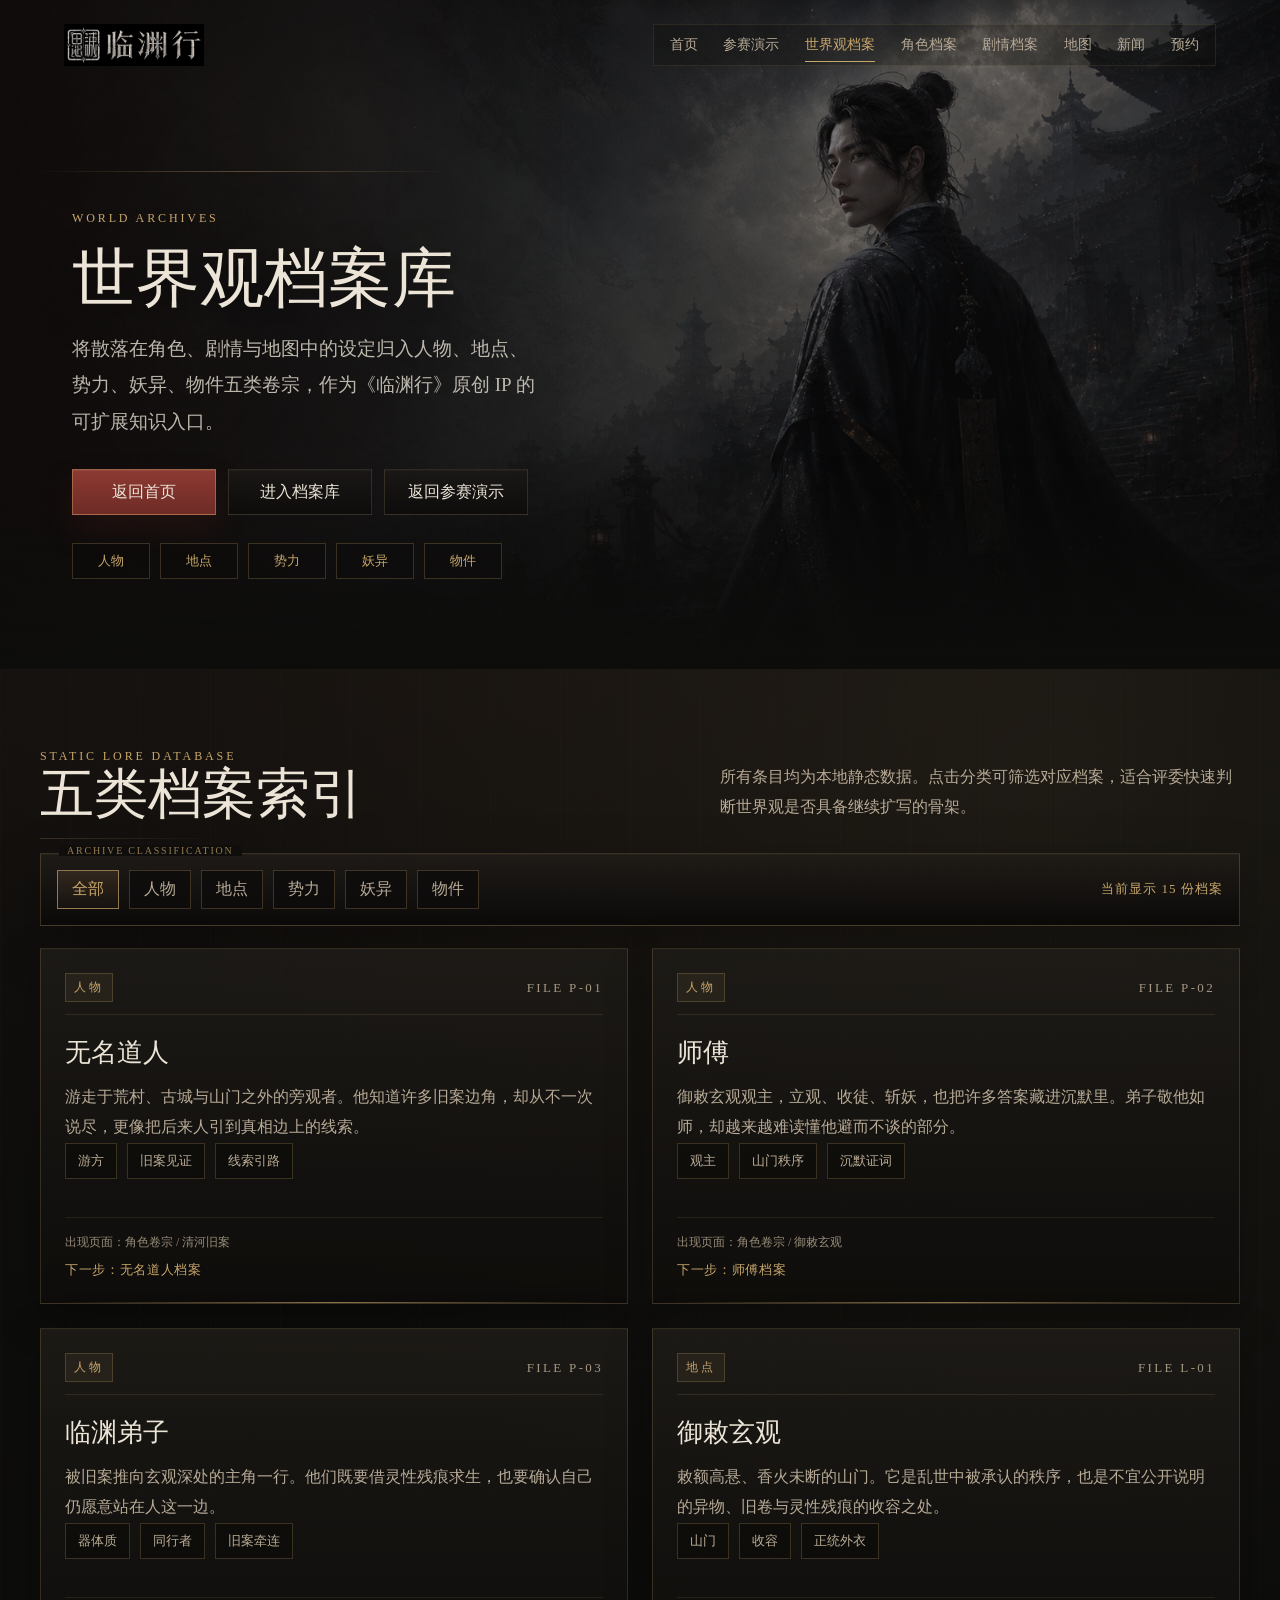
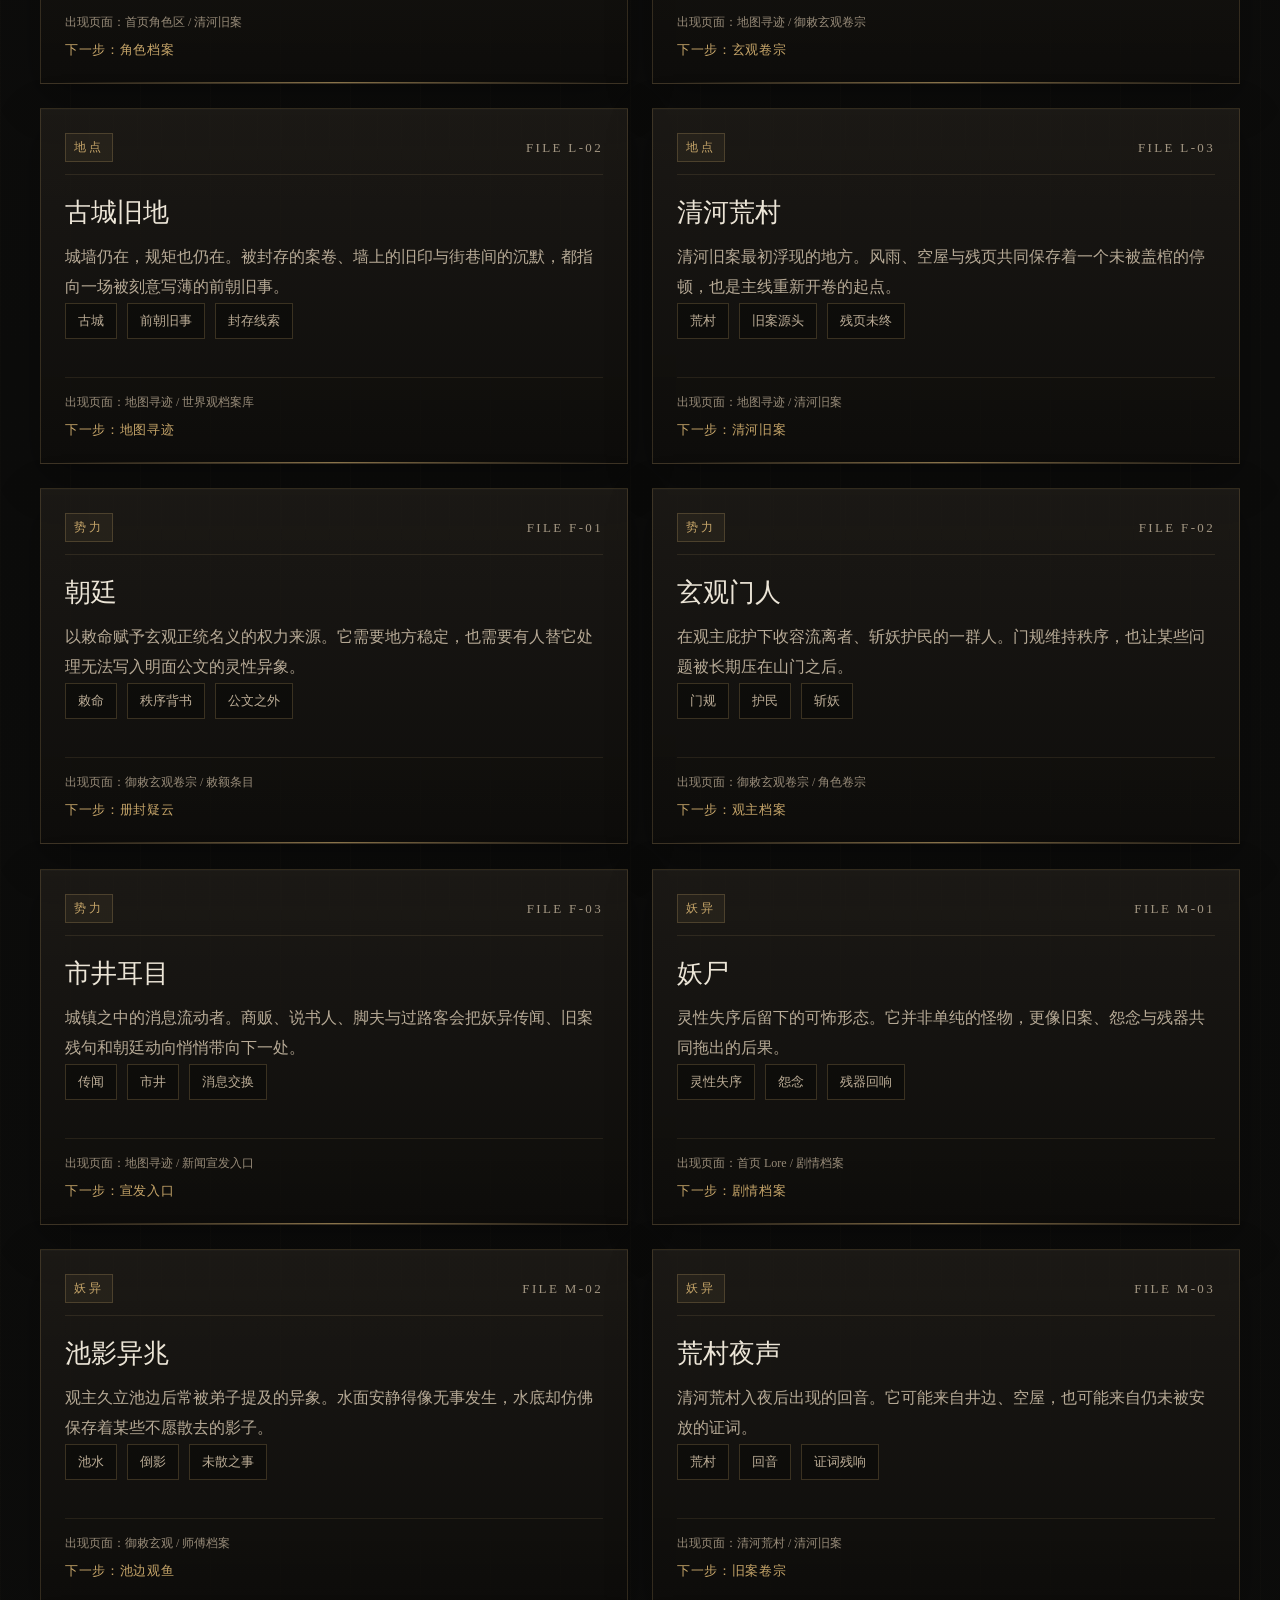
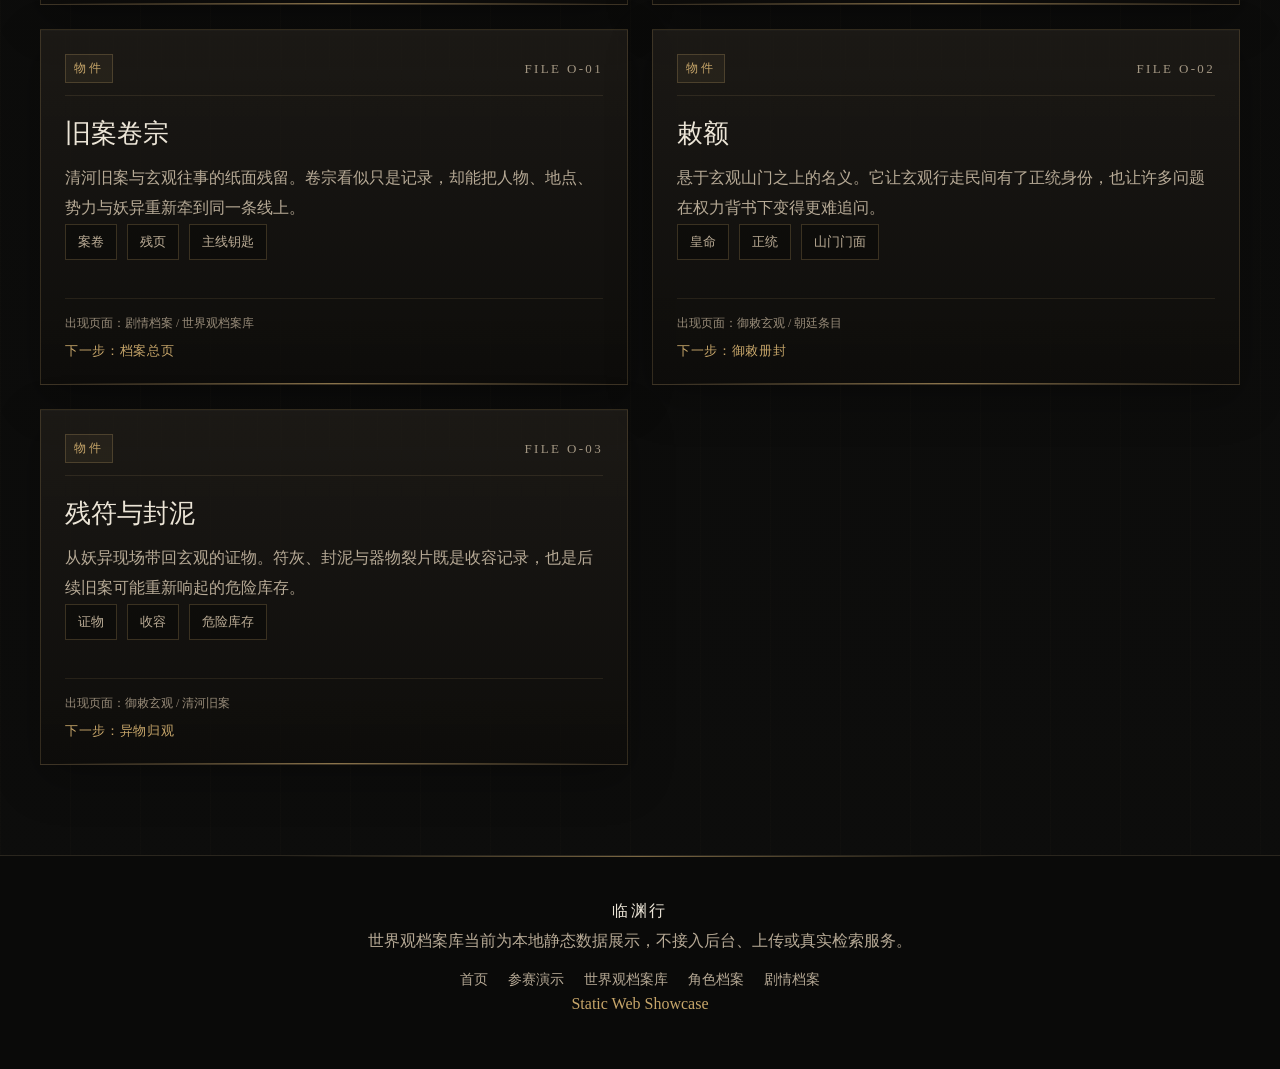
<file: archives.html>
<!DOCTYPE html>
<html lang="zh-CN">

<head>
    <meta charset="UTF-8">
    <meta name="viewport" content="width=device-width, initial-scale=1.0">
    <title>世界观档案库 | 临渊行</title>
    <meta name="description" content="《临渊行》世界观档案库，收录人物、地点、势力、妖异、物件五类静态档案，并支持分类筛选。">
    <meta property="og:title" content="世界观档案库 | 临渊行">
    <meta property="og:description" content="围绕无名道人、师傅、御敕玄观、朝廷、古城、妖尸与旧案卷宗等设定建立的静态档案索引。">
    <meta property="og:type" content="website">
    <meta property="og:site_name" content="临渊行">
    <link rel="icon" href="favicon.svg" type="image/svg+xml">
    <link rel="stylesheet" href="style.css">
</head>

<body class="placeholder-page page-world-archives">
    <header class="hero subpage-hero" id="top">
        <nav class="site-nav" aria-label="主导航">
            <a class="brand" href="index.html" aria-label="返回临渊行首页">
                <img class="brand-logo" src="assets/logo-linyuanxing-navbar.png" alt="临渊行">
            </a>
            <div class="nav-links">
                <a href="index.html">首页</a>
                <a href="demo.html">参赛演示</a>
                <a href="archives.html">世界观档案</a>
                <a href="characters.html">角色档案</a>
                <a href="archive.html">剧情档案</a>
                <a href="index.html#map-trace">地图</a>
                <a href="news.html">新闻</a>
                <a href="reserve.html">预约</a>
            </div>
        </nav>
        <div class="mobile-quick-links" aria-label="移动端快捷入口">
            <a href="index.html">首页</a>
            <a href="demo.html">演示</a>
            <a href="archives.html">档案库</a>
            <a href="archive.html">剧情</a>
        </div>

        <div class="hero-content subpage-hero-content">
            <p class="eyebrow">WORLD ARCHIVES</p>
            <h1>世界观档案库</h1>
            <p class="hero-copy">
                将散落在角色、剧情与地图中的设定归入人物、地点、势力、妖异、物件五类卷宗，作为《临渊行》原创 IP 的可扩展知识入口。
            </p>
            <div class="hero-actions" aria-label="世界观档案入口">
                <a class="btn btn-primary" href="index.html">返回首页</a>
                <a class="btn btn-ghost" href="#archive-library-title">进入档案库</a>
                <a class="btn btn-ghost" href="demo.html">返回参赛演示</a>
            </div>
            <ul class="hero-tags" aria-label="世界观档案标签">
                <li>人物</li>
                <li>地点</li>
                <li>势力</li>
                <li>妖异</li>
                <li>物件</li>
            </ul>
        </div>
    </header>

    <main>
        <section class="section subpage-section world-archive-section" aria-labelledby="archive-library-title">
            <div class="section-heading">
                <div>
                    <span class="section-kicker">STATIC LORE DATABASE</span>
                    <h2 id="archive-library-title">五类档案索引</h2>
                </div>
                <p>所有条目均为本地静态数据。点击分类可筛选对应档案，适合评委快速判断世界观是否具备继续扩写的骨架。</p>
            </div>

            <div class="archive-filter-panel" aria-label="档案分类筛选">
                <div class="archive-filter-bar" role="group" aria-label="选择档案分类">
                    <button class="archive-filter is-active" type="button" data-filter="all" aria-pressed="true">全部</button>
                    <button class="archive-filter" type="button" data-filter="人物" aria-pressed="false">人物</button>
                    <button class="archive-filter" type="button" data-filter="地点" aria-pressed="false">地点</button>
                    <button class="archive-filter" type="button" data-filter="势力" aria-pressed="false">势力</button>
                    <button class="archive-filter" type="button" data-filter="妖异" aria-pressed="false">妖异</button>
                    <button class="archive-filter" type="button" data-filter="物件" aria-pressed="false">物件</button>
                </div>
                <p class="archive-count" aria-live="polite">当前显示 15 份档案</p>
            </div>

            <div class="world-archive-grid" aria-label="世界观档案列表">
                <article class="news-card world-archive-card" data-category="人物">
                    <div class="archive-card-meta">
                        <span class="section-kicker">人物</span>
                        <span>FILE P-01</span>
                    </div>
                    <h3>无名道人</h3>
                    <p>游走于荒村、古城与山门之外的旁观者。他知道许多旧案边角，却从不一次说尽，更像把后来人引到真相边上的线索。</p>
                    <ul class="character-tags-inline">
                        <li>游方</li>
                        <li>旧案见证</li>
                        <li>线索引路</li>
                    </ul>
                    <div class="archive-card-route">
                        <span>出现页面：角色卷宗 / 清河旧案</span>
                        <a href="character-nameless.html">下一步：无名道人档案</a>
                    </div>
                </article>

                <article class="news-card world-archive-card" data-category="人物">
                    <div class="archive-card-meta">
                        <span class="section-kicker">人物</span>
                        <span>FILE P-02</span>
                    </div>
                    <h3>师傅</h3>
                    <p>御敕玄观观主，立观、收徒、斩妖，也把许多答案藏进沉默里。弟子敬他如师，却越来越难读懂他避而不谈的部分。</p>
                    <ul class="character-tags-inline">
                        <li>观主</li>
                        <li>山门秩序</li>
                        <li>沉默证词</li>
                    </ul>
                    <div class="archive-card-route">
                        <span>出现页面：角色卷宗 / 御敕玄观</span>
                        <a href="character-master.html">下一步：师傅档案</a>
                    </div>
                </article>

                <article class="news-card world-archive-card" data-category="人物">
                    <div class="archive-card-meta">
                        <span class="section-kicker">人物</span>
                        <span>FILE P-03</span>
                    </div>
                    <h3>临渊弟子</h3>
                    <p>被旧案推向玄观深处的主角一行。他们既要借灵性残痕求生，也要确认自己仍愿意站在人这一边。</p>
                    <ul class="character-tags-inline">
                        <li>器体质</li>
                        <li>同行者</li>
                        <li>旧案牵连</li>
                    </ul>
                    <div class="archive-card-route">
                        <span>出现页面：首页角色区 / 清河旧案</span>
                        <a href="characters.html">下一步：角色档案</a>
                    </div>
                </article>

                <article class="news-card world-archive-card" data-category="地点">
                    <div class="archive-card-meta">
                        <span class="section-kicker">地点</span>
                        <span>FILE L-01</span>
                    </div>
                    <h3>御敕玄观</h3>
                    <p>敕额高悬、香火未断的山门。它是乱世中被承认的秩序，也是不宜公开说明的异物、旧卷与灵性残痕的收容之处。</p>
                    <ul class="character-tags-inline">
                        <li>山门</li>
                        <li>收容</li>
                        <li>正统外衣</li>
                    </ul>
                    <div class="archive-card-route">
                        <span>出现页面：地图寻迹 / 御敕玄观卷宗</span>
                        <a href="archive-xuanguan.html">下一步：玄观卷宗</a>
                    </div>
                </article>

                <article class="news-card world-archive-card" data-category="地点">
                    <div class="archive-card-meta">
                        <span class="section-kicker">地点</span>
                        <span>FILE L-02</span>
                    </div>
                    <h3>古城旧地</h3>
                    <p>城墙仍在，规矩也仍在。被封存的案卷、墙上的旧印与街巷间的沉默，都指向一场被刻意写薄的前朝旧事。</p>
                    <ul class="character-tags-inline">
                        <li>古城</li>
                        <li>前朝旧事</li>
                        <li>封存线索</li>
                    </ul>
                    <div class="archive-card-route">
                        <span>出现页面：地图寻迹 / 世界观档案库</span>
                        <a href="index.html#map-trace">下一步：地图寻迹</a>
                    </div>
                </article>

                <article class="news-card world-archive-card" data-category="地点">
                    <div class="archive-card-meta">
                        <span class="section-kicker">地点</span>
                        <span>FILE L-03</span>
                    </div>
                    <h3>清河荒村</h3>
                    <p>清河旧案最初浮现的地方。风雨、空屋与残页共同保存着一个未被盖棺的停顿，也是主线重新开卷的起点。</p>
                    <ul class="character-tags-inline">
                        <li>荒村</li>
                        <li>旧案源头</li>
                        <li>残页未终</li>
                    </ul>
                    <div class="archive-card-route">
                        <span>出现页面：地图寻迹 / 清河旧案</span>
                        <a href="archive-qinghe.html">下一步：清河旧案</a>
                    </div>
                </article>

                <article class="news-card world-archive-card" data-category="势力">
                    <div class="archive-card-meta">
                        <span class="section-kicker">势力</span>
                        <span>FILE F-01</span>
                    </div>
                    <h3>朝廷</h3>
                    <p>以敕命赋予玄观正统名义的权力来源。它需要地方稳定，也需要有人替它处理无法写入明面公文的灵性异象。</p>
                    <ul class="character-tags-inline">
                        <li>敕命</li>
                        <li>秩序背书</li>
                        <li>公文之外</li>
                    </ul>
                    <div class="archive-card-route">
                        <span>出现页面：御敕玄观卷宗 / 敕额条目</span>
                        <a href="archive-xuanguan.html">下一步：册封疑云</a>
                    </div>
                </article>

                <article class="news-card world-archive-card" data-category="势力">
                    <div class="archive-card-meta">
                        <span class="section-kicker">势力</span>
                        <span>FILE F-02</span>
                    </div>
                    <h3>玄观门人</h3>
                    <p>在观主庇护下收容流离者、斩妖护民的一群人。门规维持秩序，也让某些问题被长期压在山门之后。</p>
                    <ul class="character-tags-inline">
                        <li>门规</li>
                        <li>护民</li>
                        <li>斩妖</li>
                    </ul>
                    <div class="archive-card-route">
                        <span>出现页面：御敕玄观卷宗 / 角色卷宗</span>
                        <a href="character-master.html">下一步：观主档案</a>
                    </div>
                </article>

                <article class="news-card world-archive-card" data-category="势力">
                    <div class="archive-card-meta">
                        <span class="section-kicker">势力</span>
                        <span>FILE F-03</span>
                    </div>
                    <h3>市井耳目</h3>
                    <p>城镇之中的消息流动者。商贩、说书人、脚夫与过路客会把妖异传闻、旧案残句和朝廷动向悄悄带向下一处。</p>
                    <ul class="character-tags-inline">
                        <li>传闻</li>
                        <li>市井</li>
                        <li>消息交换</li>
                    </ul>
                    <div class="archive-card-route">
                        <span>出现页面：地图寻迹 / 新闻宣发入口</span>
                        <a href="news.html">下一步：宣发入口</a>
                    </div>
                </article>

                <article class="news-card world-archive-card" data-category="妖异">
                    <div class="archive-card-meta">
                        <span class="section-kicker">妖异</span>
                        <span>FILE M-01</span>
                    </div>
                    <h3>妖尸</h3>
                    <p>灵性失序后留下的可怖形态。它并非单纯的怪物，更像旧案、怨念与残器共同拖出的后果。</p>
                    <ul class="character-tags-inline">
                        <li>灵性失序</li>
                        <li>怨念</li>
                        <li>残器回响</li>
                    </ul>
                    <div class="archive-card-route">
                        <span>出现页面：首页 Lore / 剧情档案</span>
                        <a href="archive.html">下一步：剧情档案</a>
                    </div>
                </article>

                <article class="news-card world-archive-card" data-category="妖异">
                    <div class="archive-card-meta">
                        <span class="section-kicker">妖异</span>
                        <span>FILE M-02</span>
                    </div>
                    <h3>池影异兆</h3>
                    <p>观主久立池边后常被弟子提及的异象。水面安静得像无事发生，水底却仿佛保存着某些不愿散去的影子。</p>
                    <ul class="character-tags-inline">
                        <li>池水</li>
                        <li>倒影</li>
                        <li>未散之事</li>
                    </ul>
                    <div class="archive-card-route">
                        <span>出现页面：御敕玄观 / 师傅档案</span>
                        <a href="archive-xuanguan.html">下一步：池边观鱼</a>
                    </div>
                </article>

                <article class="news-card world-archive-card" data-category="妖异">
                    <div class="archive-card-meta">
                        <span class="section-kicker">妖异</span>
                        <span>FILE M-03</span>
                    </div>
                    <h3>荒村夜声</h3>
                    <p>清河荒村入夜后出现的回音。它可能来自井边、空屋，也可能来自仍未被安放的证词。</p>
                    <ul class="character-tags-inline">
                        <li>荒村</li>
                        <li>回音</li>
                        <li>证词残响</li>
                    </ul>
                    <div class="archive-card-route">
                        <span>出现页面：清河荒村 / 清河旧案</span>
                        <a href="archive-qinghe.html">下一步：旧案卷宗</a>
                    </div>
                </article>

                <article class="news-card world-archive-card" data-category="物件">
                    <div class="archive-card-meta">
                        <span class="section-kicker">物件</span>
                        <span>FILE O-01</span>
                    </div>
                    <h3>旧案卷宗</h3>
                    <p>清河旧案与玄观往事的纸面残留。卷宗看似只是记录，却能把人物、地点、势力与妖异重新牵到同一条线上。</p>
                    <ul class="character-tags-inline">
                        <li>案卷</li>
                        <li>残页</li>
                        <li>主线钥匙</li>
                    </ul>
                    <div class="archive-card-route">
                        <span>出现页面：剧情档案 / 世界观档案库</span>
                        <a href="archive.html">下一步：档案总页</a>
                    </div>
                </article>

                <article class="news-card world-archive-card" data-category="物件">
                    <div class="archive-card-meta">
                        <span class="section-kicker">物件</span>
                        <span>FILE O-02</span>
                    </div>
                    <h3>敕额</h3>
                    <p>悬于玄观山门之上的名义。它让玄观行走民间有了正统身份，也让许多问题在权力背书下变得更难追问。</p>
                    <ul class="character-tags-inline">
                        <li>皇命</li>
                        <li>正统</li>
                        <li>山门门面</li>
                    </ul>
                    <div class="archive-card-route">
                        <span>出现页面：御敕玄观 / 朝廷条目</span>
                        <a href="archive-xuanguan.html">下一步：御敕册封</a>
                    </div>
                </article>

                <article class="news-card world-archive-card" data-category="物件">
                    <div class="archive-card-meta">
                        <span class="section-kicker">物件</span>
                        <span>FILE O-03</span>
                    </div>
                    <h3>残符与封泥</h3>
                    <p>从妖异现场带回玄观的证物。符灰、封泥与器物裂片既是收容记录，也是后续旧案可能重新响起的危险库存。</p>
                    <ul class="character-tags-inline">
                        <li>证物</li>
                        <li>收容</li>
                        <li>危险库存</li>
                    </ul>
                    <div class="archive-card-route">
                        <span>出现页面：御敕玄观 / 清河旧案</span>
                        <a href="archive-xuanguan.html">下一步：异物归观</a>
                    </div>
                </article>
            </div>
        </section>
    </main>

    <footer class="site-footer" id="site-footer">
        <p class="footer-brand">临渊行</p>
        <p>世界观档案库当前为本地静态数据展示，不接入后台、上传或真实检索服务。</p>
        <div class="footer-utility" aria-label="页脚入口">
            <a href="index.html">首页</a>
            <a href="demo.html">参赛演示</a>
            <a href="archives.html">世界观档案库</a>
            <a href="characters.html">角色档案</a>
            <a href="archive.html">剧情档案</a>
        </div>
        <p class="footer-note">Static Web Showcase</p>
    </footer>

    <script>
        const archiveFilters = document.querySelectorAll(".archive-filter");
        const archiveCards = document.querySelectorAll(".world-archive-card");
        const archiveCount = document.querySelector(".archive-count");
        window.__archiveFilterOwnsMotion = true;

        function updateArchiveFilter(category) {
            let visibleCount = 0;
            const shouldReduceMotion = window.matchMedia("(prefers-reduced-motion: reduce)").matches;
            const transitionDelay = shouldReduceMotion ? 0 : 150;

            archiveCards.forEach((card) => {
                const shouldShow = category === "all" || card.dataset.category === category;
                if (shouldShow) {
                    visibleCount += 1;
                }

                card.classList.add("is-filtering-out");
                window.setTimeout(() => {
                    card.classList.toggle("is-hidden", !shouldShow);
                    if (shouldShow) {
                        requestAnimationFrame(() => card.classList.remove("is-filtering-out"));
                    } else {
                        card.classList.remove("is-filtering-out");
                    }
                }, transitionDelay);
            });

            archiveFilters.forEach((button) => {
                const isActive = button.dataset.filter === category;
                button.classList.toggle("is-active", isActive);
                button.setAttribute("aria-pressed", String(isActive));
            });

            archiveCount.textContent = `当前显示 ${visibleCount} 份档案`;
        }

        archiveFilters.forEach((button) => {
            button.addEventListener("click", () => updateArchiveFilter(button.dataset.filter));
        });
    </script>
    <script src="script.js"></script>
</body>

</html>
</file>
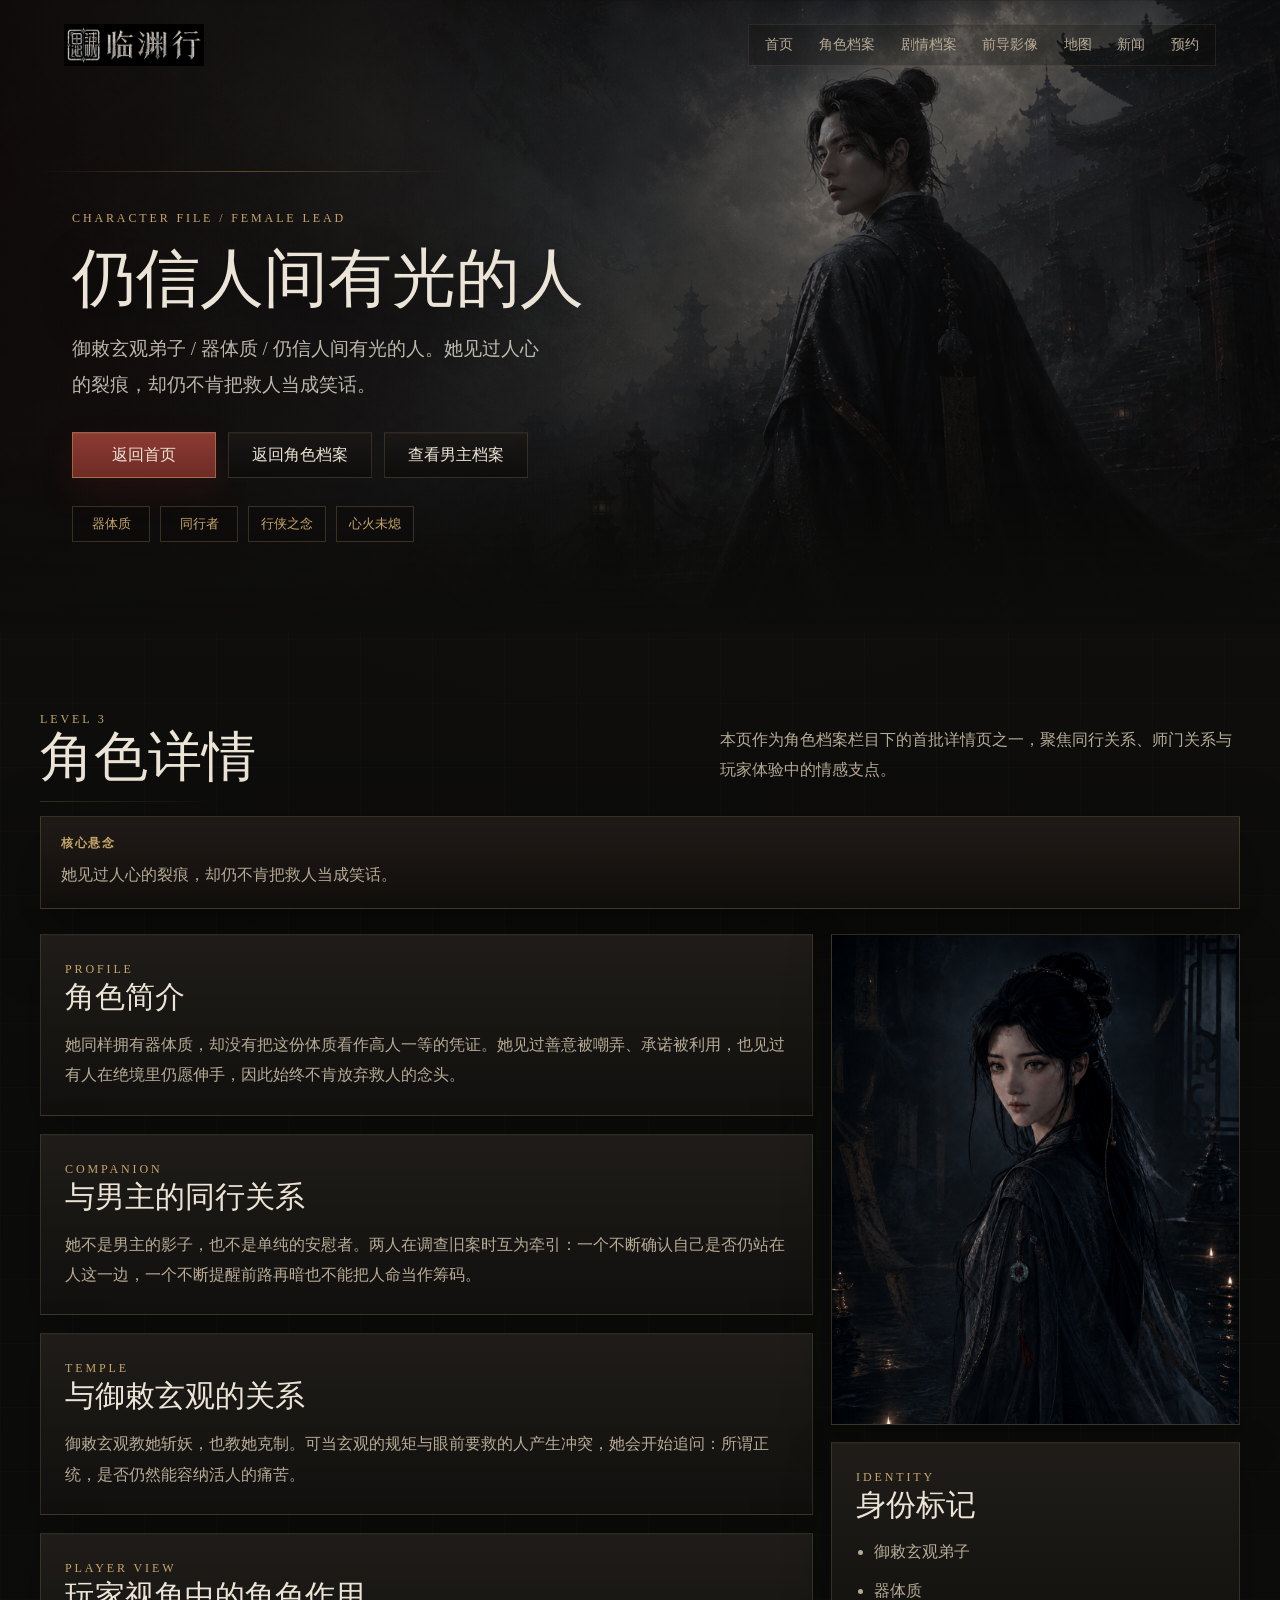
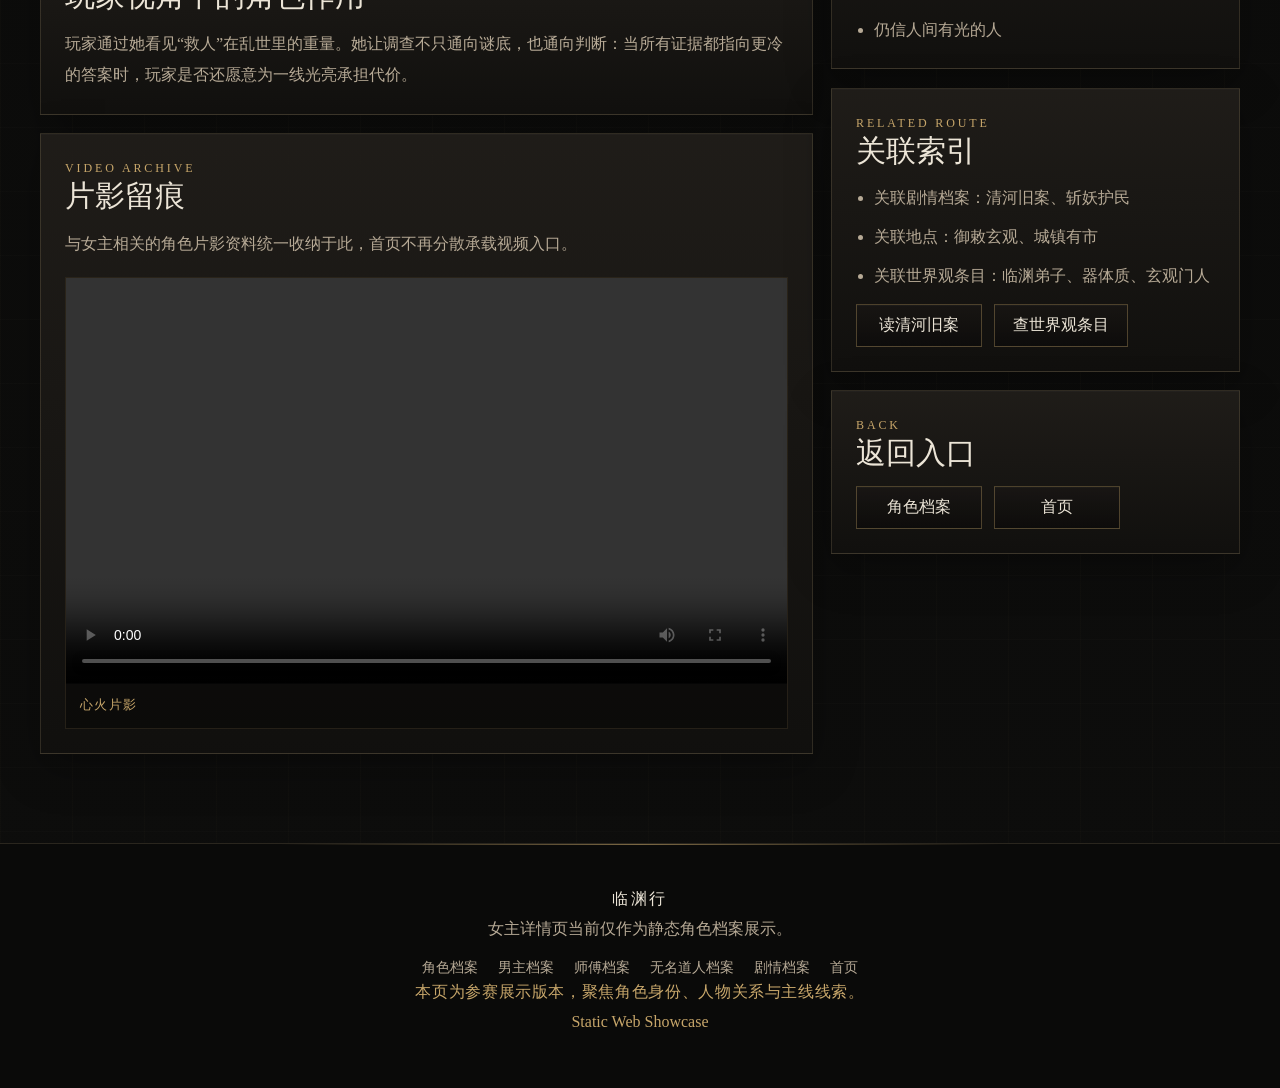
<file: character-female.html>
<!DOCTYPE html>
<html lang="zh-CN">

<head>
    <meta charset="UTF-8">
    <meta name="viewport" content="width=device-width, initial-scale=1.0">
    <title>仍信人间有光的人 | 临渊行角色档案</title>
    <meta name="description" content="《临渊行》女主角色详情页：御敕玄观弟子、器体质、仍信人间有光的人。">
    <meta property="og:title" content="仍信人间有光的人 | 临渊行角色档案">
    <meta property="og:description" content="她见过人心的裂痕，却仍不肯把救人当成笑话。">
    <meta property="og:type" content="website">
    <meta property="og:site_name" content="临渊行">
    <link rel="icon" href="favicon.svg" type="image/svg+xml">
    <link rel="stylesheet" href="style.css">
</head>

<body class="placeholder-page page-character-detail">
    <header class="hero subpage-hero" id="top">
        <nav class="site-nav" aria-label="主导航">
            <a class="brand" href="index.html" aria-label="返回临渊行首页">
                <img class="brand-logo" src="assets/logo-linyuanxing-navbar.png" alt="临渊行">
            </a>
            <div class="nav-links">
                <a href="index.html">首页</a>
                <a href="characters.html">角色档案</a>
                <a href="archive.html">剧情档案</a>
                <a href="index.html#pv">前导影像</a>
                <a href="index.html#map-trace">地图</a>
                <a href="news.html">新闻</a>
                <a href="reserve.html">预约</a>
            </div>
        </nav>
        <div class="mobile-quick-links" aria-label="移动端快捷入口">
            <a href="index.html">首页</a>
            <a href="characters.html">角色</a>
            <a href="archive.html">档案</a>
            <a href="news.html">新闻</a>
            <a href="reserve.html">预约</a>
        </div>

        <div class="hero-content subpage-hero-content">
            <p class="eyebrow">CHARACTER FILE / FEMALE LEAD</p>
            <h1>仍信人间有光的人</h1>
            <p class="hero-copy">
                御敕玄观弟子 / 器体质 / 仍信人间有光的人。她见过人心的裂痕，却仍不肯把救人当成笑话。
            </p>
            <div class="hero-actions" aria-label="角色详情返回入口">
                <a class="btn btn-primary" href="index.html">返回首页</a>
                <a class="btn btn-ghost" href="characters.html">返回角色档案</a>
                <a class="btn btn-ghost" href="character-male.html">查看男主档案</a>
            </div>
            <ul class="hero-tags" aria-label="女主关键词">
                <li>器体质</li>
                <li>同行者</li>
                <li>行侠之念</li>
                <li>心火未熄</li>
            </ul>
        </div>
    </header>

    <main>
        <section class="section subpage-section" aria-labelledby="female-profile-title">
            <div class="section-heading">
                <div>
                    <span class="section-kicker">LEVEL 3</span>
                    <h2 id="female-profile-title">角色详情</h2>
                </div>
                <p>本页作为角色档案栏目下的首批详情页之一，聚焦同行关系、师门关系与玩家体验中的情感支点。</p>
            </div>

            <div class="info-banner" role="note">
                <strong>核心悬念</strong>
                <p>她见过人心的裂痕，却仍不肯把救人当成笑话。</p>
            </div>

            <div class="subpage-grid character-detail-layout">
                <div class="news-list" aria-label="女主档案内容">
                    <article class="news-card">
                        <span class="section-kicker">PROFILE</span>
                        <h3>角色简介</h3>
                        <p>她同样拥有器体质，却没有把这份体质看作高人一等的凭证。她见过善意被嘲弄、承诺被利用，也见过有人在绝境里仍愿伸手，因此始终不肯放弃救人的念头。</p>
                    </article>

                    <article class="news-card">
                        <span class="section-kicker">COMPANION</span>
                        <h3>与男主的同行关系</h3>
                        <p>她不是男主的影子，也不是单纯的安慰者。两人在调查旧案时互为牵引：一个不断确认自己是否仍站在人这一边，一个不断提醒前路再暗也不能把人命当作筹码。</p>
                    </article>

                    <article class="news-card">
                        <span class="section-kicker">TEMPLE</span>
                        <h3>与御敕玄观的关系</h3>
                        <p>御敕玄观教她斩妖，也教她克制。可当玄观的规矩与眼前要救的人产生冲突，她会开始追问：所谓正统，是否仍然能容纳活人的痛苦。</p>
                    </article>

                    <article class="news-card">
                        <span class="section-kicker">PLAYER VIEW</span>
                        <h3>玩家视角中的角色作用</h3>
                        <p>玩家通过她看见“救人”在乱世里的重量。她让调查不只通向谜底，也通向判断：当所有证据都指向更冷的答案时，玩家是否还愿意为一线光亮承担代价。</p>
                    </article>

                    <article class="news-card character-video-archive" aria-labelledby="female-video-title">
                        <span class="section-kicker">VIDEO ARCHIVE</span>
                        <h3 id="female-video-title">片影留痕</h3>
                        <p>与女主相关的角色片影资料统一收纳于此，首页不再分散承载视频入口。</p>
                        <div class="video-archive-grid">
                            <figure class="video-archive-item">
                                <video src="assets/videos/female-lead-teaser.mp4" controls playsinline preload="metadata"></video>
                                <figcaption>心火片影</figcaption>
                            </figure>
                        </div>
                    </article>
                </div>

                <aside class="subpage-aside" aria-label="女主档案侧栏">
                    <div class="subpage-aside-card character-profile-media">
                        <img src="assets/images/3.female-lead-character.png" alt="女主角色立绘">
                    </div>
                    <div class="subpage-aside-card">
                        <span class="section-kicker">IDENTITY</span>
                        <h3>身份标记</h3>
                        <ul class="subpage-note-list">
                            <li>御敕玄观弟子</li>
                            <li>器体质</li>
                            <li>仍信人间有光的人</li>
                        </ul>
                    </div>
                    <div class="subpage-aside-card related-route-card">
                        <span class="section-kicker">RELATED ROUTE</span>
                        <h3>关联索引</h3>
                        <ul class="subpage-note-list">
                            <li>关联剧情档案：清河旧案、斩妖护民</li>
                            <li>关联地点：御敕玄观、城镇有市</li>
                            <li>关联世界观条目：临渊弟子、器体质、玄观门人</li>
                        </ul>
                        <div class="character-actions-row">
                            <a class="character-action" href="archive-qinghe.html">读清河旧案</a>
                            <a class="character-action" href="archives.html#archive-library-title">查世界观条目</a>
                        </div>
                    </div>
                    <div class="subpage-aside-card">
                        <span class="section-kicker">BACK</span>
                        <h3>返回入口</h3>
                        <div class="character-actions-row">
                            <a class="character-action" href="characters.html">角色档案</a>
                            <a class="character-action" href="index.html">首页</a>
                        </div>
                    </div>
                </aside>
            </div>
        </section>
    </main>

    <footer class="site-footer">
        <p class="footer-brand">临渊行</p>
        <p>女主详情页当前仅作为静态角色档案展示。</p>
        <div class="footer-utility" aria-label="页脚入口">
            <a href="characters.html">角色档案</a>
            <a href="character-male.html">男主档案</a>
            <a href="character-master.html">师傅档案</a>
            <a href="character-nameless.html">无名道人档案</a>
            <a href="archive.html">剧情档案</a>
            <a href="index.html">首页</a>
        </div>
        <p class="footer-download-placeholder">本页为参赛展示版本，聚焦角色身份、人物关系与主线线索。</p>
        <p class="footer-note">Static Web Showcase</p>
    </footer>
    <script src="script.js"></script>
</body>

</html>
</file>
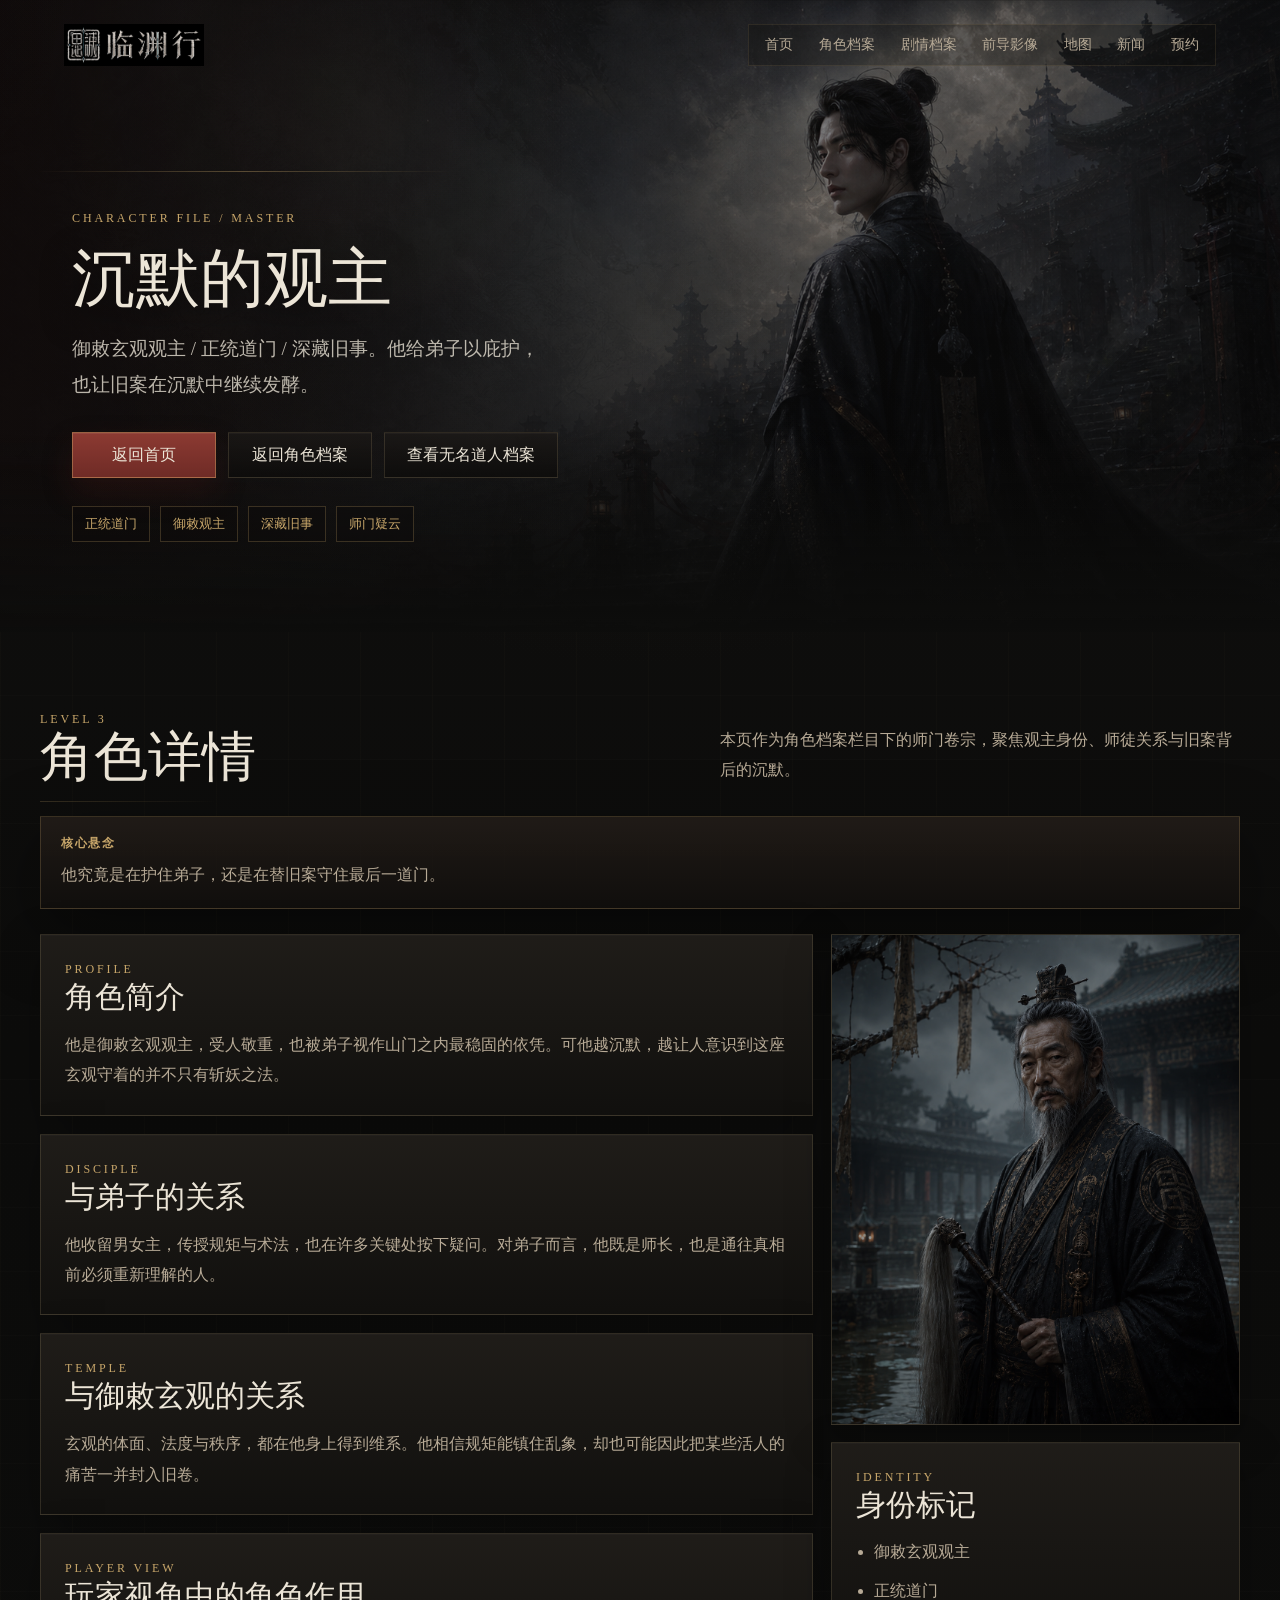
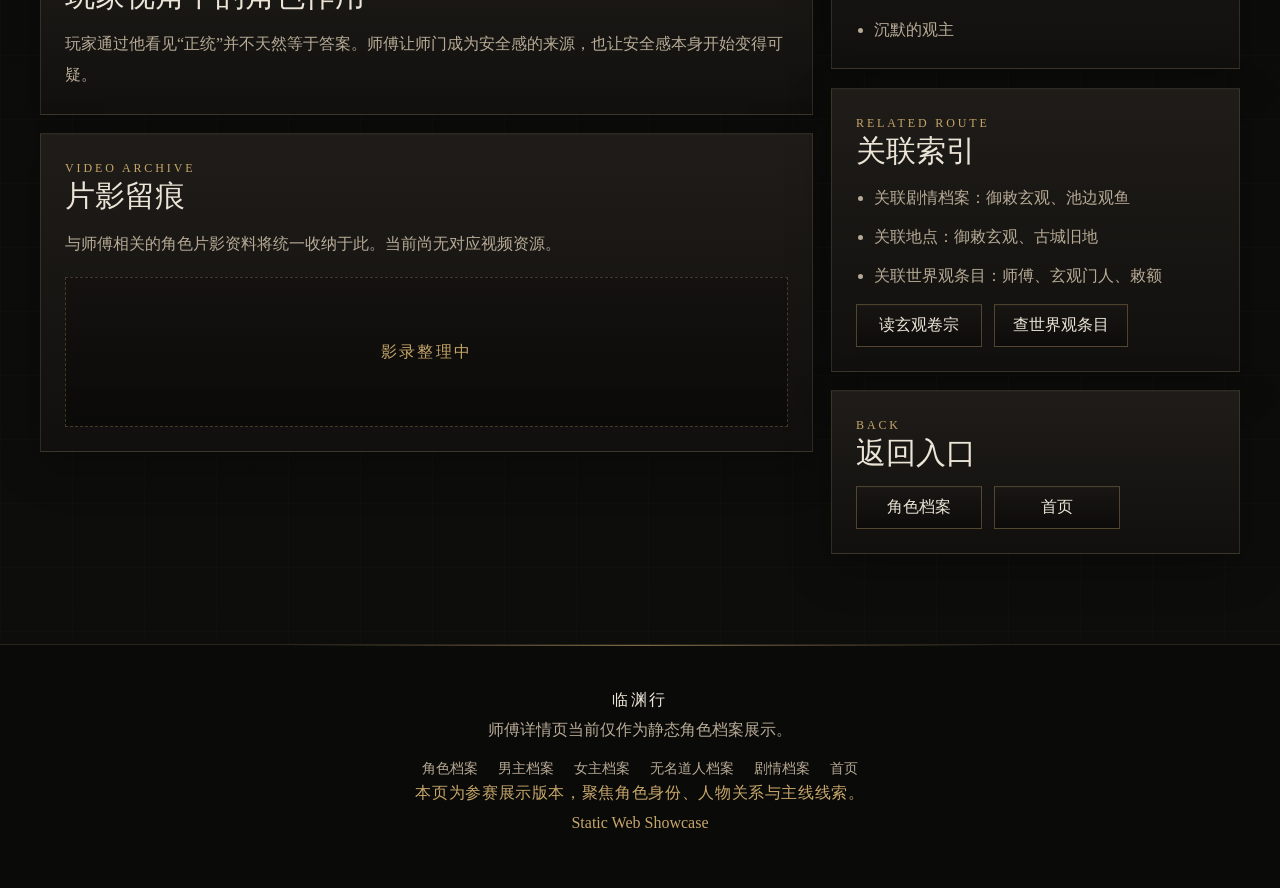
<file: character-master.html>
<!DOCTYPE html>
<html lang="zh-CN">

<head>
    <meta charset="UTF-8">
    <meta name="viewport" content="width=device-width, initial-scale=1.0">
    <title>沉默的观主 | 临渊行角色档案</title>
    <meta name="description" content="《临渊行》师傅角色详情页：御敕玄观观主、正统道门、沉默的观主。">
    <meta property="og:title" content="沉默的观主 | 临渊行角色档案">
    <meta property="og:description" content="他立观、收徒、斩妖，也把许多答案收进山门深处。">
    <meta property="og:type" content="website">
    <meta property="og:site_name" content="临渊行">
    <link rel="icon" href="favicon.svg" type="image/svg+xml">
    <link rel="stylesheet" href="style.css">
</head>

<body class="placeholder-page page-character-detail">
    <header class="hero subpage-hero" id="top">
        <nav class="site-nav" aria-label="主导航">
            <a class="brand" href="index.html" aria-label="返回临渊行首页">
                <img class="brand-logo" src="assets/logo-linyuanxing-navbar.png" alt="临渊行">
            </a>
            <div class="nav-links">
                <a href="index.html">首页</a>
                <a href="characters.html">角色档案</a>
                <a href="archive.html">剧情档案</a>
                <a href="index.html#pv">前导影像</a>
                <a href="index.html#map-trace">地图</a>
                <a href="news.html">新闻</a>
                <a href="reserve.html">预约</a>
            </div>
        </nav>
        <div class="mobile-quick-links" aria-label="移动端快捷入口">
            <a href="index.html">首页</a>
            <a href="characters.html">角色</a>
            <a href="archive.html">档案</a>
            <a href="news.html">新闻</a>
            <a href="reserve.html">预约</a>
        </div>

        <div class="hero-content subpage-hero-content">
            <p class="eyebrow">CHARACTER FILE / MASTER</p>
            <h1>沉默的观主</h1>
            <p class="hero-copy">
                御敕玄观观主 / 正统道门 / 深藏旧事。他给弟子以庇护，也让旧案在沉默中继续发酵。
            </p>
            <div class="hero-actions" aria-label="角色详情返回入口">
                <a class="btn btn-primary" href="index.html">返回首页</a>
                <a class="btn btn-ghost" href="characters.html">返回角色档案</a>
                <a class="btn btn-ghost" href="character-nameless.html">查看无名道人档案</a>
            </div>
            <ul class="hero-tags" aria-label="师傅关键词">
                <li>正统道门</li>
                <li>御敕观主</li>
                <li>深藏旧事</li>
                <li>师门疑云</li>
            </ul>
        </div>
    </header>

    <main>
        <section class="section subpage-section" aria-labelledby="master-profile-title">
            <div class="section-heading">
                <div>
                    <span class="section-kicker">LEVEL 3</span>
                    <h2 id="master-profile-title">角色详情</h2>
                </div>
                <p>本页作为角色档案栏目下的师门卷宗，聚焦观主身份、师徒关系与旧案背后的沉默。</p>
            </div>

            <div class="info-banner" role="note">
                <strong>核心悬念</strong>
                <p>他究竟是在护住弟子，还是在替旧案守住最后一道门。</p>
            </div>

            <div class="subpage-grid character-detail-layout">
                <div class="news-list" aria-label="师傅档案内容">
                    <article class="news-card">
                        <span class="section-kicker">PROFILE</span>
                        <h3>角色简介</h3>
                        <p>他是御敕玄观观主，受人敬重，也被弟子视作山门之内最稳固的依凭。可他越沉默，越让人意识到这座玄观守着的并不只有斩妖之法。</p>
                    </article>

                    <article class="news-card">
                        <span class="section-kicker">DISCIPLE</span>
                        <h3>与弟子的关系</h3>
                        <p>他收留男女主，传授规矩与术法，也在许多关键处按下疑问。对弟子而言，他既是师长，也是通往真相前必须重新理解的人。</p>
                    </article>

                    <article class="news-card">
                        <span class="section-kicker">TEMPLE</span>
                        <h3>与御敕玄观的关系</h3>
                        <p>玄观的体面、法度与秩序，都在他身上得到维系。他相信规矩能镇住乱象，却也可能因此把某些活人的痛苦一并封入旧卷。</p>
                    </article>

                    <article class="news-card">
                        <span class="section-kicker">PLAYER VIEW</span>
                        <h3>玩家视角中的角色作用</h3>
                        <p>玩家通过他看见“正统”并不天然等于答案。师傅让师门成为安全感的来源，也让安全感本身开始变得可疑。</p>
                    </article>

                    <article class="news-card character-video-archive" aria-labelledby="master-video-title">
                        <span class="section-kicker">VIDEO ARCHIVE</span>
                        <h3 id="master-video-title">片影留痕</h3>
                        <p>与师傅相关的角色片影资料将统一收纳于此。当前尚无对应视频资源。</p>
                        <div class="video-archive-empty" role="note">影录整理中</div>
                    </article>
                </div>

                <aside class="subpage-aside" aria-label="师傅档案侧栏">
                    <div class="subpage-aside-card character-profile-media">
                        <img src="assets/images/4.master-character.png" alt="师傅角色立绘">
                    </div>
                    <div class="subpage-aside-card">
                        <span class="section-kicker">IDENTITY</span>
                        <h3>身份标记</h3>
                        <ul class="subpage-note-list">
                            <li>御敕玄观观主</li>
                            <li>正统道门</li>
                            <li>沉默的观主</li>
                        </ul>
                    </div>
                    <div class="subpage-aside-card related-route-card">
                        <span class="section-kicker">RELATED ROUTE</span>
                        <h3>关联索引</h3>
                        <ul class="subpage-note-list">
                            <li>关联剧情档案：御敕玄观、池边观鱼</li>
                            <li>关联地点：御敕玄观、古城旧地</li>
                            <li>关联世界观条目：师傅、玄观门人、敕额</li>
                        </ul>
                        <div class="character-actions-row">
                            <a class="character-action" href="archive-xuanguan.html">读玄观卷宗</a>
                            <a class="character-action" href="archives.html#archive-library-title">查世界观条目</a>
                        </div>
                    </div>
                    <div class="subpage-aside-card">
                        <span class="section-kicker">BACK</span>
                        <h3>返回入口</h3>
                        <div class="character-actions-row">
                            <a class="character-action" href="characters.html">角色档案</a>
                            <a class="character-action" href="index.html">首页</a>
                        </div>
                    </div>
                </aside>
            </div>
        </section>
    </main>

    <footer class="site-footer">
        <p class="footer-brand">临渊行</p>
        <p>师傅详情页当前仅作为静态角色档案展示。</p>
        <div class="footer-utility" aria-label="页脚入口">
            <a href="characters.html">角色档案</a>
            <a href="character-male.html">男主档案</a>
            <a href="character-female.html">女主档案</a>
            <a href="character-nameless.html">无名道人档案</a>
            <a href="archive.html">剧情档案</a>
            <a href="index.html">首页</a>
        </div>
        <p class="footer-download-placeholder">本页为参赛展示版本，聚焦角色身份、人物关系与主线线索。</p>
        <p class="footer-note">Static Web Showcase</p>
    </footer>
    <script src="script.js"></script>
</body>

</html>
</file>
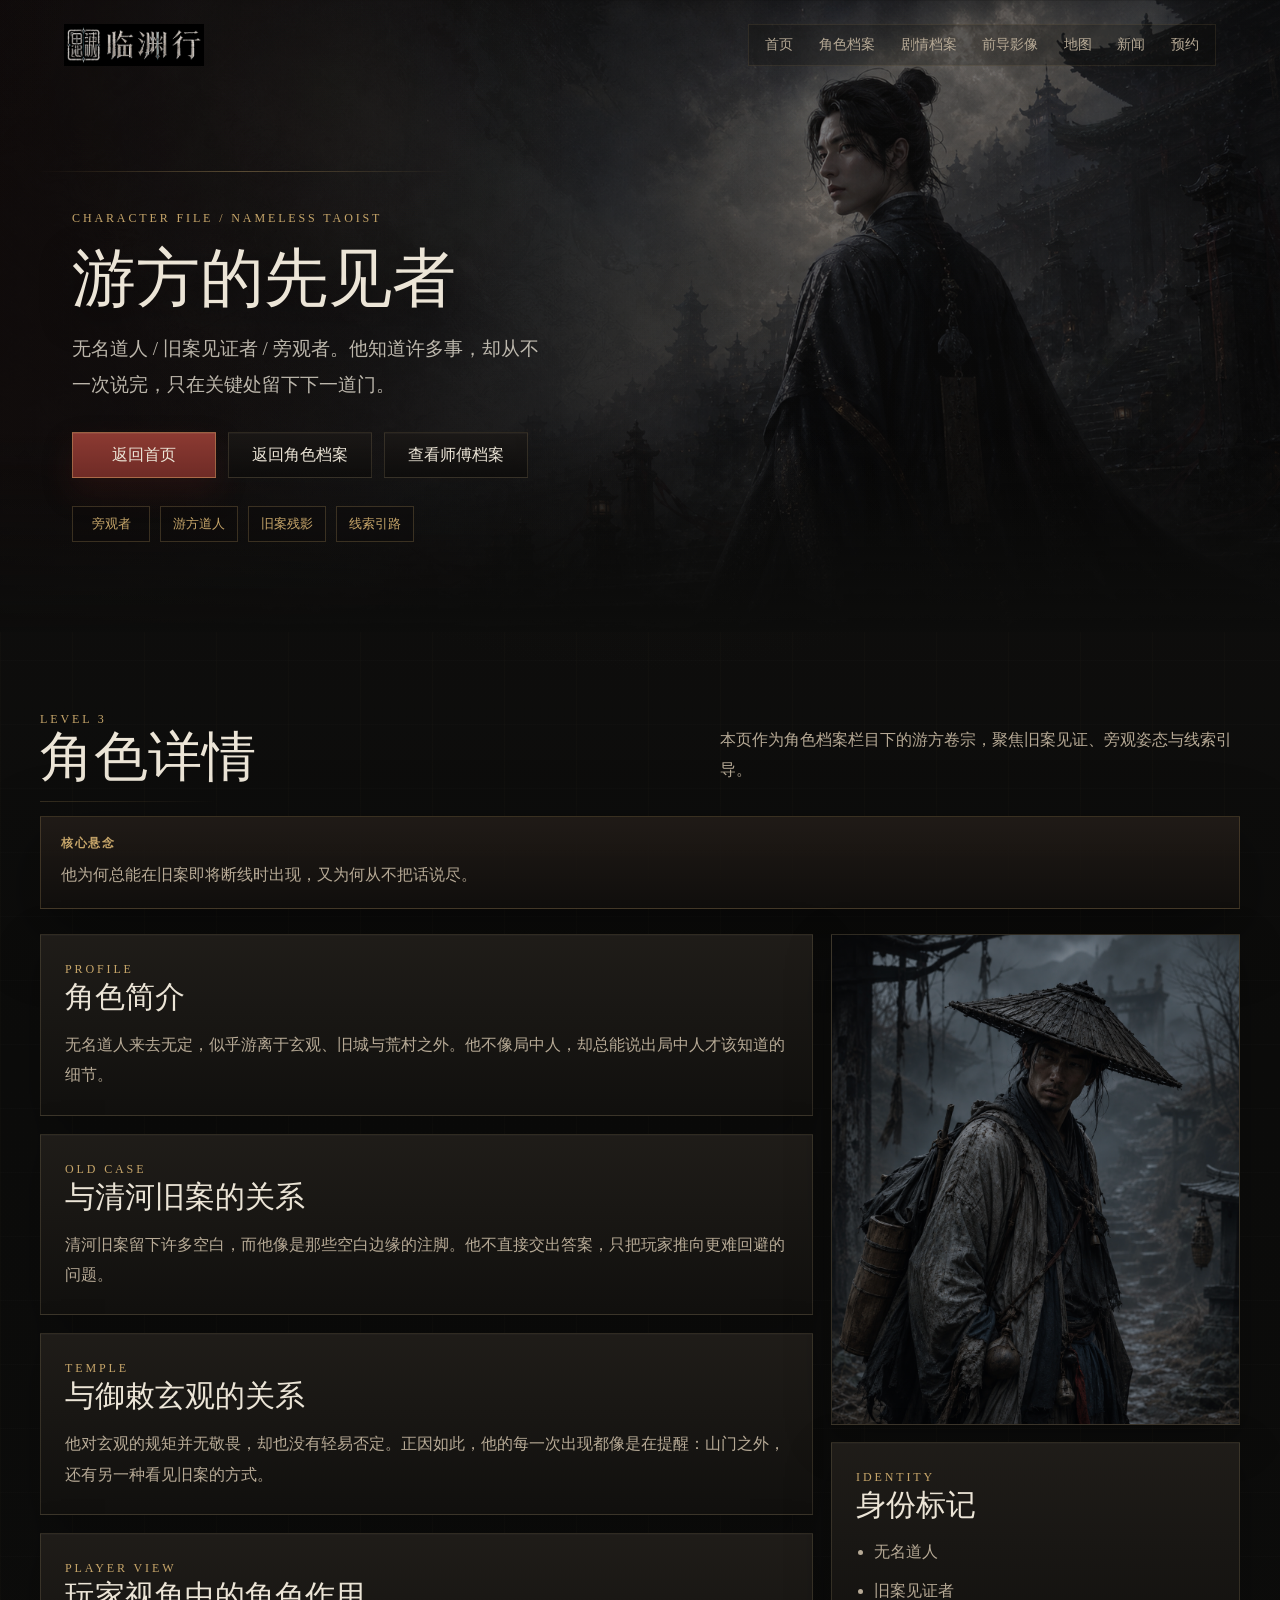
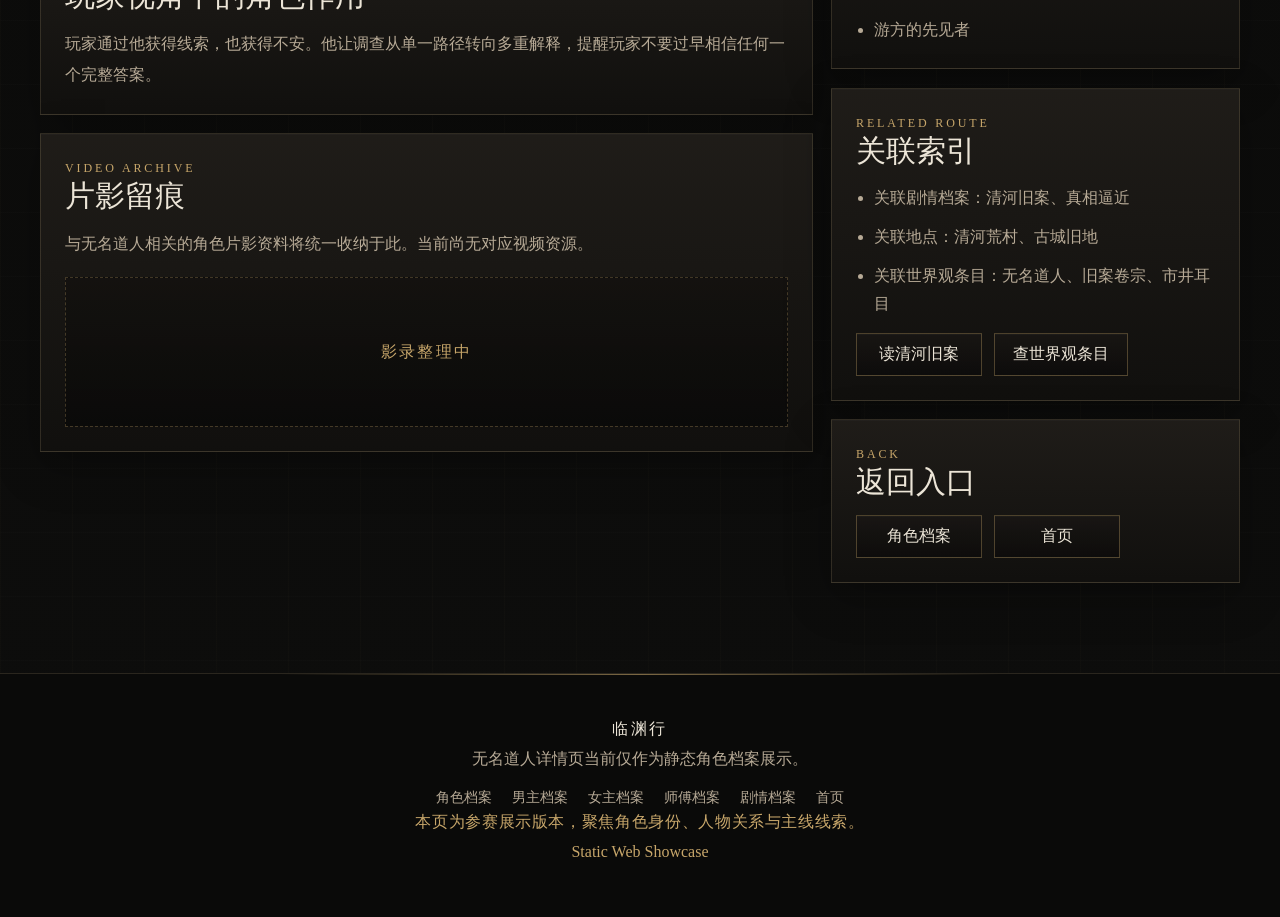
<file: character-nameless.html>
<!DOCTYPE html>
<html lang="zh-CN">

<head>
    <meta charset="UTF-8">
    <meta name="viewport" content="width=device-width, initial-scale=1.0">
    <title>游方的先见者 | 临渊行角色档案</title>
    <meta name="description" content="《临渊行》无名道人角色详情页：旧案见证者、游方道人、游方的先见者。">
    <meta property="og:title" content="游方的先见者 | 临渊行角色档案">
    <meta property="og:description" content="他知道许多事，却从不一次说完。">
    <meta property="og:type" content="website">
    <meta property="og:site_name" content="临渊行">
    <link rel="icon" href="favicon.svg" type="image/svg+xml">
    <link rel="stylesheet" href="style.css">
</head>

<body class="placeholder-page page-character-detail">
    <header class="hero subpage-hero" id="top">
        <nav class="site-nav" aria-label="主导航">
            <a class="brand" href="index.html" aria-label="返回临渊行首页">
                <img class="brand-logo" src="assets/logo-linyuanxing-navbar.png" alt="临渊行">
            </a>
            <div class="nav-links">
                <a href="index.html">首页</a>
                <a href="characters.html">角色档案</a>
                <a href="archive.html">剧情档案</a>
                <a href="index.html#pv">前导影像</a>
                <a href="index.html#map-trace">地图</a>
                <a href="news.html">新闻</a>
                <a href="reserve.html">预约</a>
            </div>
        </nav>
        <div class="mobile-quick-links" aria-label="移动端快捷入口">
            <a href="index.html">首页</a>
            <a href="characters.html">角色</a>
            <a href="archive.html">档案</a>
            <a href="news.html">新闻</a>
            <a href="reserve.html">预约</a>
        </div>

        <div class="hero-content subpage-hero-content">
            <p class="eyebrow">CHARACTER FILE / NAMELESS TAOIST</p>
            <h1>游方的先见者</h1>
            <p class="hero-copy">
                无名道人 / 旧案见证者 / 旁观者。他知道许多事，却从不一次说完，只在关键处留下下一道门。
            </p>
            <div class="hero-actions" aria-label="角色详情返回入口">
                <a class="btn btn-primary" href="index.html">返回首页</a>
                <a class="btn btn-ghost" href="characters.html">返回角色档案</a>
                <a class="btn btn-ghost" href="character-master.html">查看师傅档案</a>
            </div>
            <ul class="hero-tags" aria-label="无名道人关键词">
                <li>旁观者</li>
                <li>游方道人</li>
                <li>旧案残影</li>
                <li>线索引路</li>
            </ul>
        </div>
    </header>

    <main>
        <section class="section subpage-section" aria-labelledby="nameless-profile-title">
            <div class="section-heading">
                <div>
                    <span class="section-kicker">LEVEL 3</span>
                    <h2 id="nameless-profile-title">角色详情</h2>
                </div>
                <p>本页作为角色档案栏目下的游方卷宗，聚焦旧案见证、旁观姿态与线索引导。</p>
            </div>

            <div class="info-banner" role="note">
                <strong>核心悬念</strong>
                <p>他为何总能在旧案即将断线时出现，又为何从不把话说尽。</p>
            </div>

            <div class="subpage-grid character-detail-layout">
                <div class="news-list" aria-label="无名道人档案内容">
                    <article class="news-card">
                        <span class="section-kicker">PROFILE</span>
                        <h3>角色简介</h3>
                        <p>无名道人来去无定，似乎游离于玄观、旧城与荒村之外。他不像局中人，却总能说出局中人才该知道的细节。</p>
                    </article>

                    <article class="news-card">
                        <span class="section-kicker">OLD CASE</span>
                        <h3>与清河旧案的关系</h3>
                        <p>清河旧案留下许多空白，而他像是那些空白边缘的注脚。他不直接交出答案，只把玩家推向更难回避的问题。</p>
                    </article>

                    <article class="news-card">
                        <span class="section-kicker">TEMPLE</span>
                        <h3>与御敕玄观的关系</h3>
                        <p>他对玄观的规矩并无敬畏，却也没有轻易否定。正因如此，他的每一次出现都像是在提醒：山门之外，还有另一种看见旧案的方式。</p>
                    </article>

                    <article class="news-card">
                        <span class="section-kicker">PLAYER VIEW</span>
                        <h3>玩家视角中的角色作用</h3>
                        <p>玩家通过他获得线索，也获得不安。他让调查从单一路径转向多重解释，提醒玩家不要过早相信任何一个完整答案。</p>
                    </article>

                    <article class="news-card character-video-archive" aria-labelledby="nameless-video-title">
                        <span class="section-kicker">VIDEO ARCHIVE</span>
                        <h3 id="nameless-video-title">片影留痕</h3>
                        <p>与无名道人相关的角色片影资料将统一收纳于此。当前尚无对应视频资源。</p>
                        <div class="video-archive-empty" role="note">影录整理中</div>
                    </article>
                </div>

                <aside class="subpage-aside" aria-label="无名道人档案侧栏">
                    <div class="subpage-aside-card character-profile-media">
                        <img src="assets/images/5.nameless-taoist-character.png" alt="无名道人角色立绘">
                    </div>
                    <div class="subpage-aside-card">
                        <span class="section-kicker">IDENTITY</span>
                        <h3>身份标记</h3>
                        <ul class="subpage-note-list">
                            <li>无名道人</li>
                            <li>旧案见证者</li>
                            <li>游方的先见者</li>
                        </ul>
                    </div>
                    <div class="subpage-aside-card related-route-card">
                        <span class="section-kicker">RELATED ROUTE</span>
                        <h3>关联索引</h3>
                        <ul class="subpage-note-list">
                            <li>关联剧情档案：清河旧案、真相逼近</li>
                            <li>关联地点：清河荒村、古城旧地</li>
                            <li>关联世界观条目：无名道人、旧案卷宗、市井耳目</li>
                        </ul>
                        <div class="character-actions-row">
                            <a class="character-action" href="archive-qinghe.html">读清河旧案</a>
                            <a class="character-action" href="archives.html#archive-library-title">查世界观条目</a>
                        </div>
                    </div>
                    <div class="subpage-aside-card">
                        <span class="section-kicker">BACK</span>
                        <h3>返回入口</h3>
                        <div class="character-actions-row">
                            <a class="character-action" href="characters.html">角色档案</a>
                            <a class="character-action" href="index.html">首页</a>
                        </div>
                    </div>
                </aside>
            </div>
        </section>
    </main>

    <footer class="site-footer">
        <p class="footer-brand">临渊行</p>
        <p>无名道人详情页当前仅作为静态角色档案展示。</p>
        <div class="footer-utility" aria-label="页脚入口">
            <a href="characters.html">角色档案</a>
            <a href="character-male.html">男主档案</a>
            <a href="character-female.html">女主档案</a>
            <a href="character-master.html">师傅档案</a>
            <a href="archive.html">剧情档案</a>
            <a href="index.html">首页</a>
        </div>
        <p class="footer-download-placeholder">本页为参赛展示版本，聚焦角色身份、人物关系与主线线索。</p>
        <p class="footer-note">Static Web Showcase</p>
    </footer>
    <script src="script.js"></script>
</body>

</html>
</file>
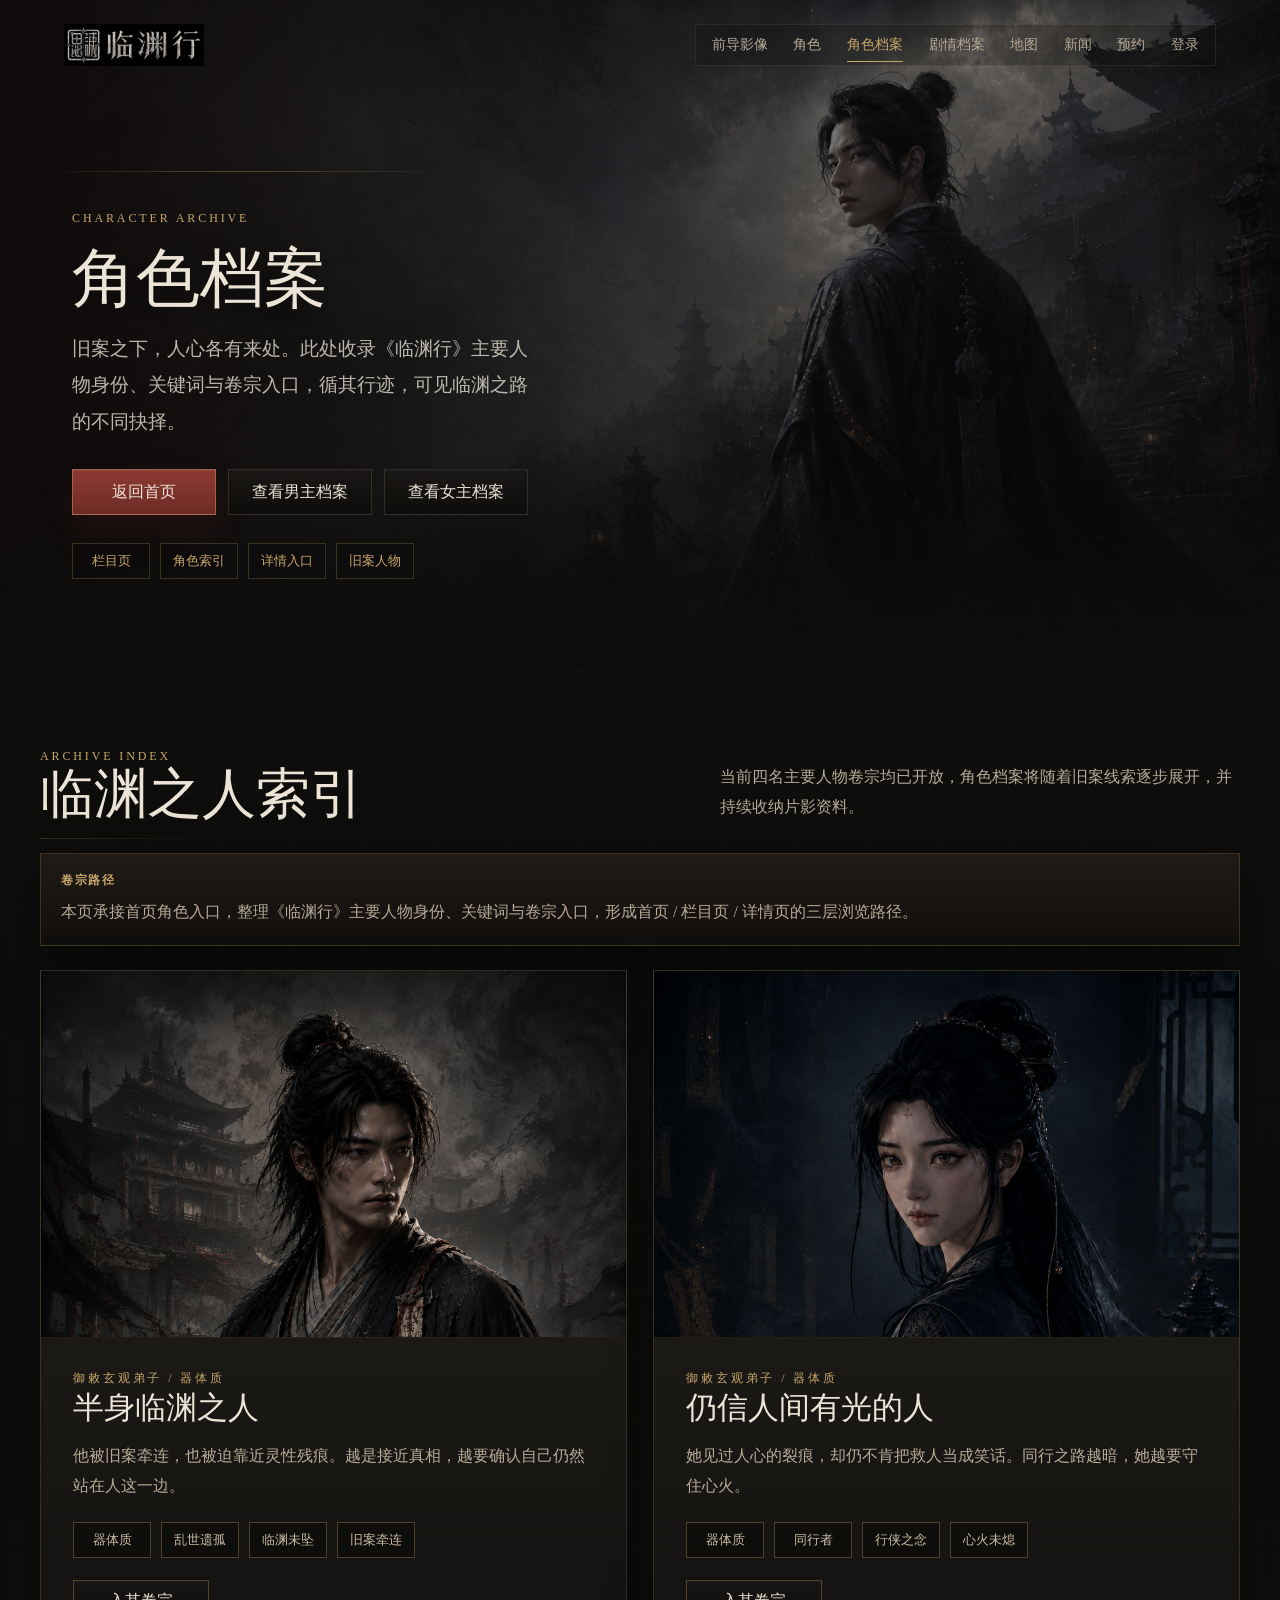
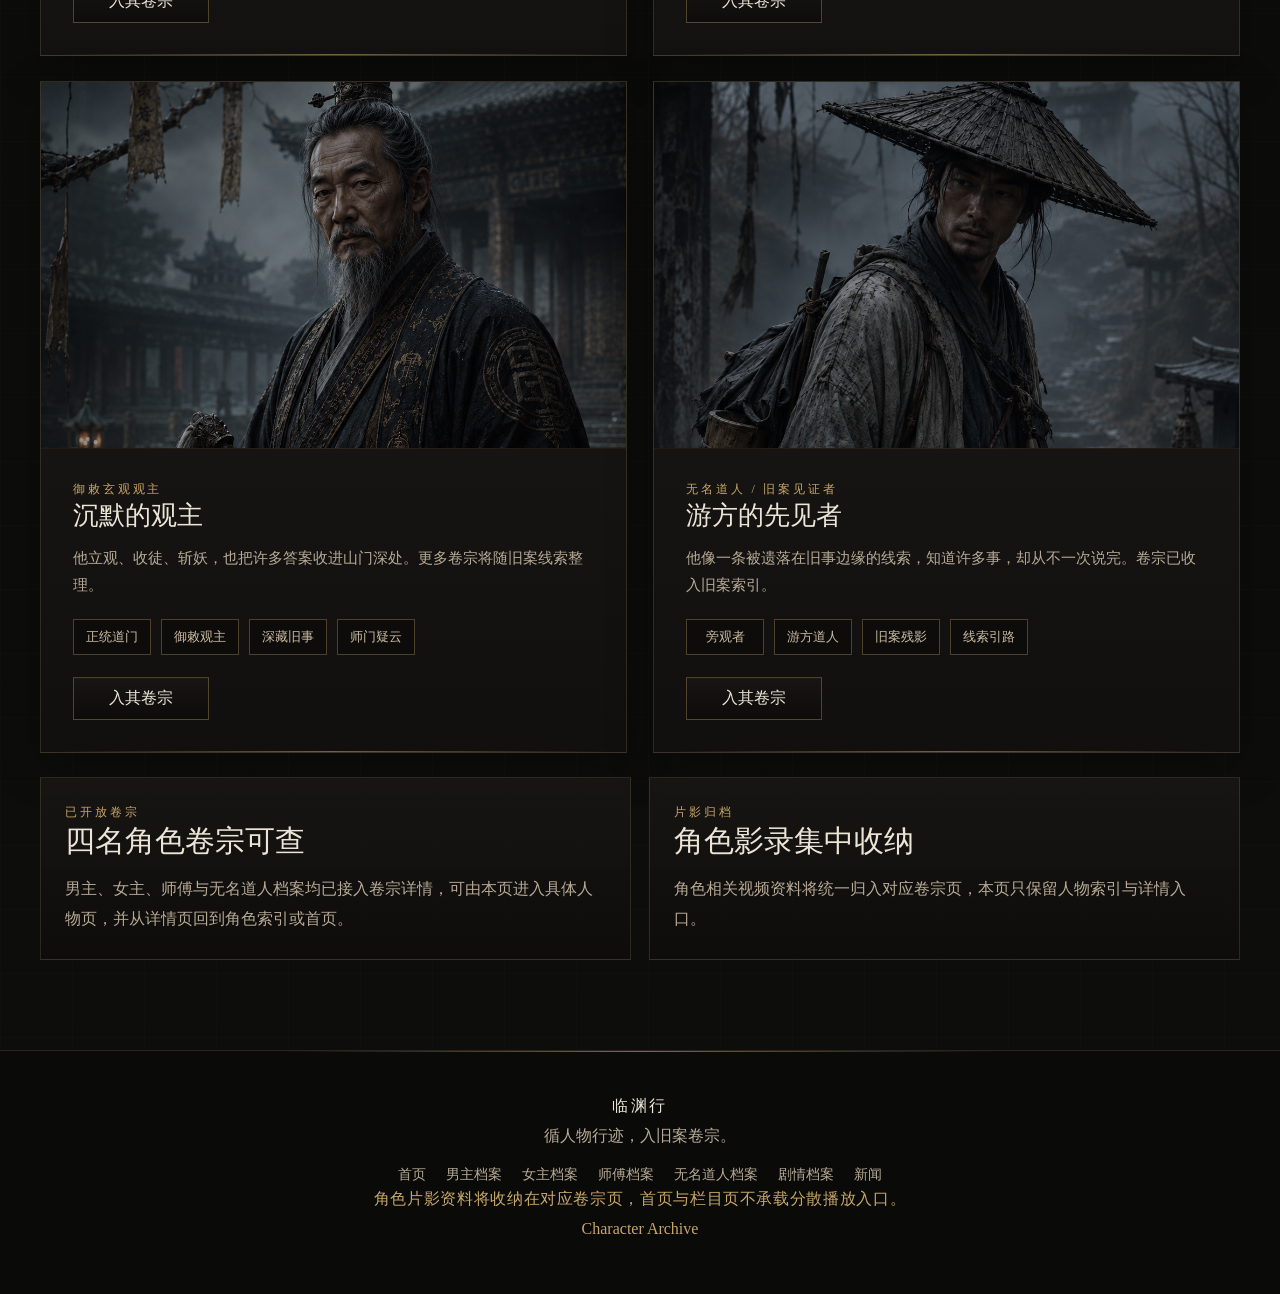
<file: characters.html>
<!DOCTYPE html>
<html lang="zh-CN">

<head>
    <meta charset="UTF-8">
    <meta name="viewport" content="width=device-width, initial-scale=1.0">
    <title>角色档案 | 临渊行</title>
    <meta name="description" content="《临渊行》角色档案栏目页，整理主要人物身份、关键词与角色卷宗入口。">
    <meta property="og:title" content="角色档案 | 临渊行">
    <meta property="og:description" content="《临渊行》角色档案栏目页，展示男主、女主、师傅与无名道人，并提供已开放角色卷宗入口。">
    <meta property="og:type" content="website">
    <meta property="og:site_name" content="临渊行">
    <link rel="icon" href="favicon.svg" type="image/svg+xml">
    <link rel="stylesheet" href="style.css">
</head>

<body class="placeholder-page page-characters">
    <header class="hero subpage-hero" id="top">
        <nav class="site-nav" aria-label="主导航">
            <a class="brand" href="index.html" aria-label="返回临渊行首页">
                <img class="brand-logo" src="assets/logo-linyuanxing-navbar.png" alt="临渊行">
            </a>
            <div class="nav-links">
                <a href="index.html#pv">前导影像</a>
                <a href="index.html#characters">角色</a>
                <a href="characters.html">角色档案</a>
                <a href="archive.html">剧情档案</a>
                <a href="index.html#map-trace">地图</a>
                <a href="news.html">新闻</a>
                <a href="reserve.html">预约</a>
                <a href="login.html">登录</a>
            </div>
        </nav>
        <div class="mobile-quick-links" aria-label="移动端快捷入口">
            <a href="index.html">首页</a>
            <a href="characters.html">角色</a>
            <a href="archive.html">档案</a>
            <a href="news.html">新闻</a>
            <a href="reserve.html">预约</a>
        </div>

        <div class="hero-content subpage-hero-content">
            <p class="eyebrow">CHARACTER ARCHIVE</p>
            <h1>角色档案</h1>
            <p class="hero-copy">
                旧案之下，人心各有来处。此处收录《临渊行》主要人物身份、关键词与卷宗入口，循其行迹，可见临渊之路的不同抉择。
            </p>
            <div class="hero-actions" aria-label="角色档案详情入口">
                <a class="btn btn-primary" href="index.html">返回首页</a>
                <a class="btn btn-ghost" href="character-male.html">查看男主档案</a>
                <a class="btn btn-ghost" href="character-female.html">查看女主档案</a>
            </div>
            <ul class="hero-tags" aria-label="角色档案标签">
                <li>栏目页</li>
                <li>角色索引</li>
                <li>详情入口</li>
                <li>旧案人物</li>
            </ul>
        </div>
    </header>

    <main>
        <section class="section subpage-section character-section" aria-labelledby="characters-archive-title">
            <div class="section-heading">
                <div>
                    <span class="section-kicker">ARCHIVE INDEX</span>
                    <h2 id="characters-archive-title">临渊之人索引</h2>
                </div>
                <p>当前四名主要人物卷宗均已开放，角色档案将随着旧案线索逐步展开，并持续收纳片影资料。</p>
            </div>

            <div class="info-banner" role="note">
                <strong>卷宗路径</strong>
                <p>本页承接首页角色入口，整理《临渊行》主要人物身份、关键词与卷宗入口，形成首页 / 栏目页 / 详情页的三层浏览路径。</p>
            </div>

            <div class="subpage-grid characters-layout">
                <div class="character-board" aria-label="角色档案列表">
                    <article class="character-card character-card-large">
                        <div class="character-main-media">
                            <img src="assets/images/2.male-lead-character.png" alt="男主角色立绘">
                        </div>
                        <div class="character-copy">
                            <span class="role-label">御敕玄观弟子 / 器体质</span>
                            <h3>半身临渊之人</h3>
                            <p>他被旧案牵连，也被迫靠近灵性残痕。越是接近真相，越要确认自己仍然站在人这一边。</p>
                            <ul class="character-tags-inline">
                                <li>器体质</li>
                                <li>乱世遗孤</li>
                                <li>临渊未坠</li>
                                <li>旧案牵连</li>
                            </ul>
                            <div class="character-actions-row">
                                <a class="character-action" href="character-male.html">入其卷宗</a>
                            </div>
                        </div>
                    </article>

                    <article class="character-card character-card-large">
                        <div class="character-main-media">
                            <img src="assets/images/3.female-lead-character.png" alt="女主角色立绘">
                        </div>
                        <div class="character-copy">
                            <span class="role-label">御敕玄观弟子 / 器体质</span>
                            <h3>仍信人间有光的人</h3>
                            <p>她见过人心的裂痕，却仍不肯把救人当成笑话。同行之路越暗，她越要守住心火。</p>
                            <ul class="character-tags-inline">
                                <li>器体质</li>
                                <li>同行者</li>
                                <li>行侠之念</li>
                                <li>心火未熄</li>
                            </ul>
                            <div class="character-actions-row">
                                <a class="character-action" href="character-female.html">入其卷宗</a>
                            </div>
                        </div>
                    </article>

                    <article class="character-card character-card-support">
                        <div class="character-main-media">
                            <img src="assets/images/4.master-character.png" alt="师傅角色立绘">
                        </div>
                        <div class="character-copy">
                            <span class="role-label">御敕玄观观主</span>
                            <h3>沉默的观主</h3>
                            <p>他立观、收徒、斩妖，也把许多答案收进山门深处。更多卷宗将随旧案线索整理。</p>
                            <ul class="character-tags-inline">
                                <li>正统道门</li>
                                <li>御敕观主</li>
                                <li>深藏旧事</li>
                                <li>师门疑云</li>
                            </ul>
                            <div class="character-actions-row">
                                <a class="character-action" href="character-master.html">入其卷宗</a>
                            </div>
                        </div>
                    </article>

                    <article class="character-card character-card-support">
                        <div class="character-main-media">
                            <img src="assets/images/5.nameless-taoist-character.png" alt="无名道人角色立绘">
                        </div>
                        <div class="character-copy">
                            <span class="role-label">无名道人 / 旧案见证者</span>
                            <h3>游方的先见者</h3>
                            <p>他像一条被遗落在旧事边缘的线索，知道许多事，却从不一次说完。卷宗已收入旧案索引。</p>
                            <ul class="character-tags-inline">
                                <li>旁观者</li>
                                <li>游方道人</li>
                                <li>旧案残影</li>
                                <li>线索引路</li>
                            </ul>
                            <div class="character-actions-row">
                                <a class="character-action" href="character-nameless.html">入其卷宗</a>
                            </div>
                        </div>
                    </article>
                </div>

                <aside class="subpage-aside characters-summary" aria-label="角色档案说明">
                    <div class="subpage-aside-card">
                        <span class="section-kicker">已开放卷宗</span>
                        <h3>四名角色卷宗可查</h3>
                        <p>男主、女主、师傅与无名道人档案均已接入卷宗详情，可由本页进入具体人物页，并从详情页回到角色索引或首页。</p>
                    </div>
                    <div class="subpage-aside-card">
                        <span class="section-kicker">片影归档</span>
                        <h3>角色影录集中收纳</h3>
                        <p>角色相关视频资料将统一归入对应卷宗页，本页只保留人物索引与详情入口。</p>
                    </div>
                </aside>
            </div>
        </section>
    </main>

    <footer class="site-footer">
        <p class="footer-brand">临渊行</p>
        <p>循人物行迹，入旧案卷宗。</p>
        <div class="footer-utility" aria-label="页脚入口">
            <a href="index.html">首页</a>
            <a href="character-male.html">男主档案</a>
            <a href="character-female.html">女主档案</a>
            <a href="character-master.html">师傅档案</a>
            <a href="character-nameless.html">无名道人档案</a>
            <a href="archive.html">剧情档案</a>
            <a href="news.html">新闻</a>
        </div>
        <p class="footer-download-placeholder">角色片影资料将收纳在对应卷宗页，首页与栏目页不承载分散播放入口。</p>
        <p class="footer-note">Character Archive</p>
    </footer>
    <script src="script.js"></script>
</body>

</html>
</file>
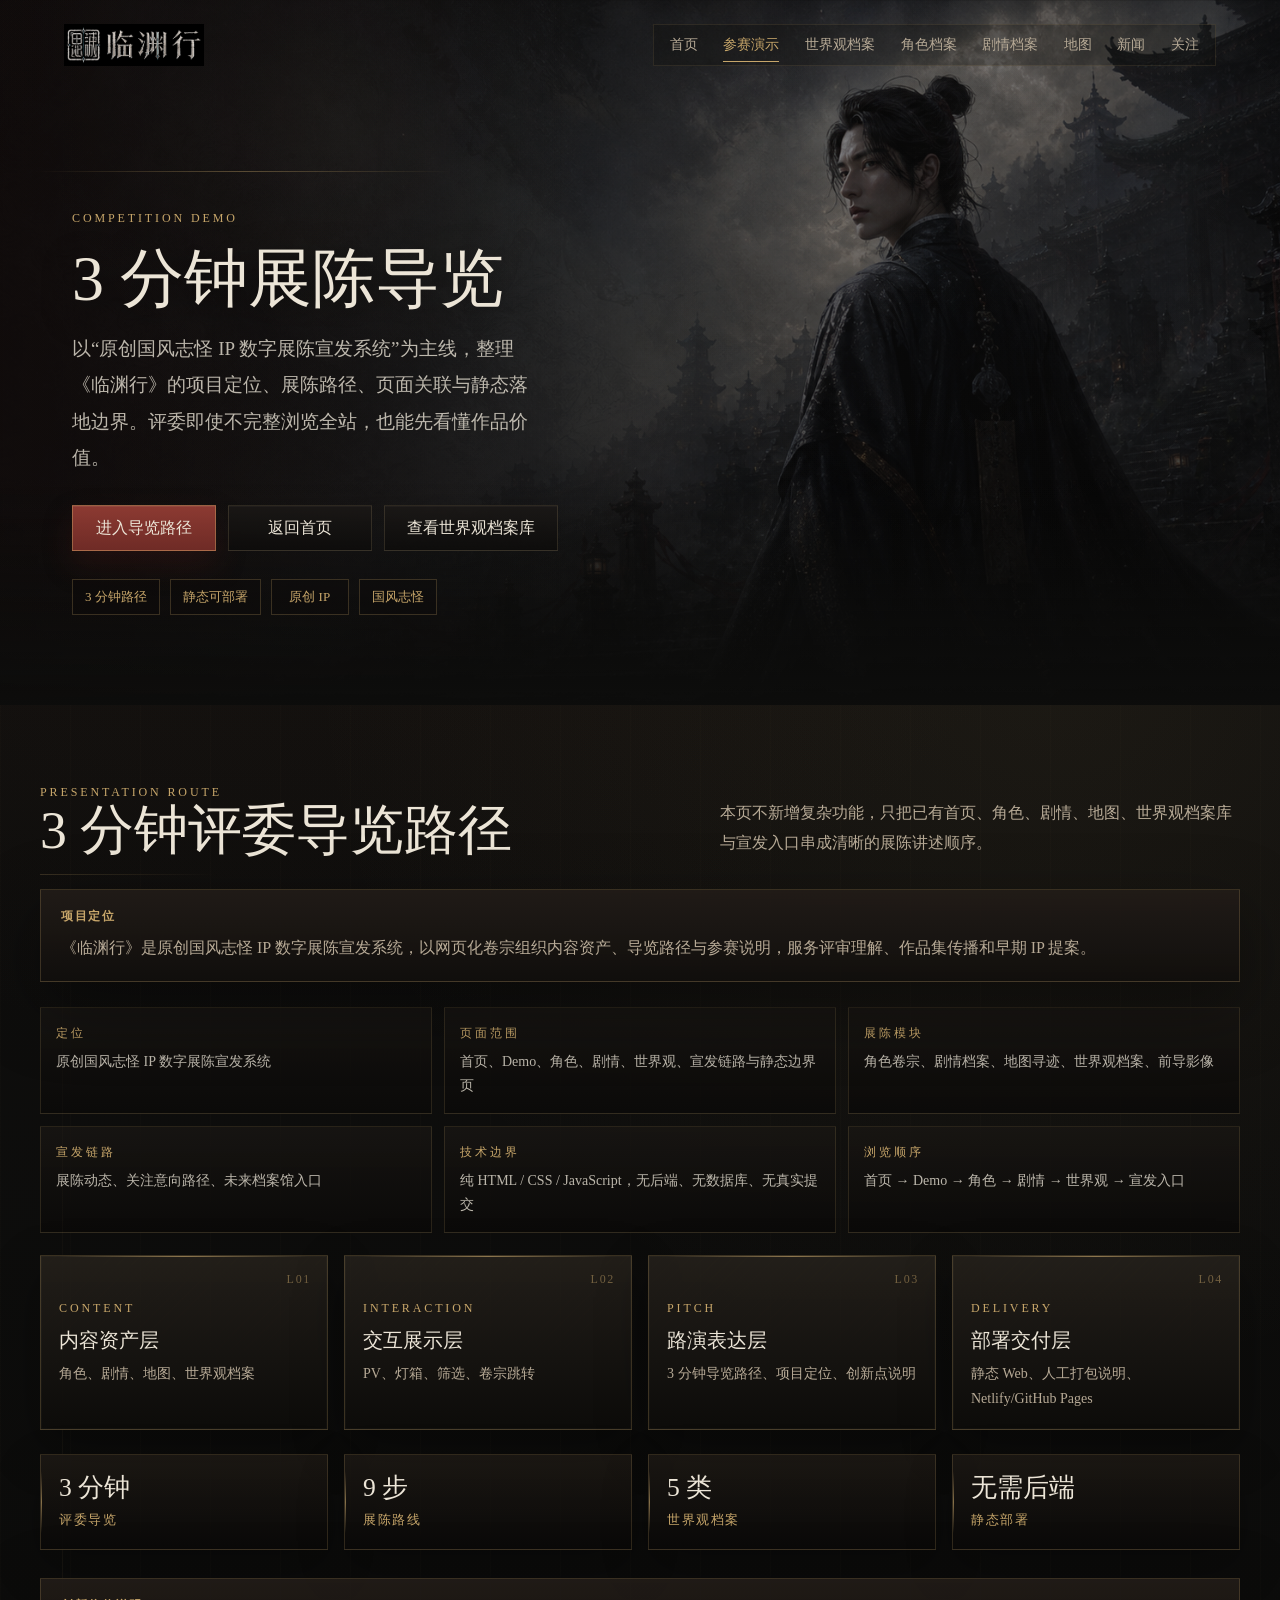
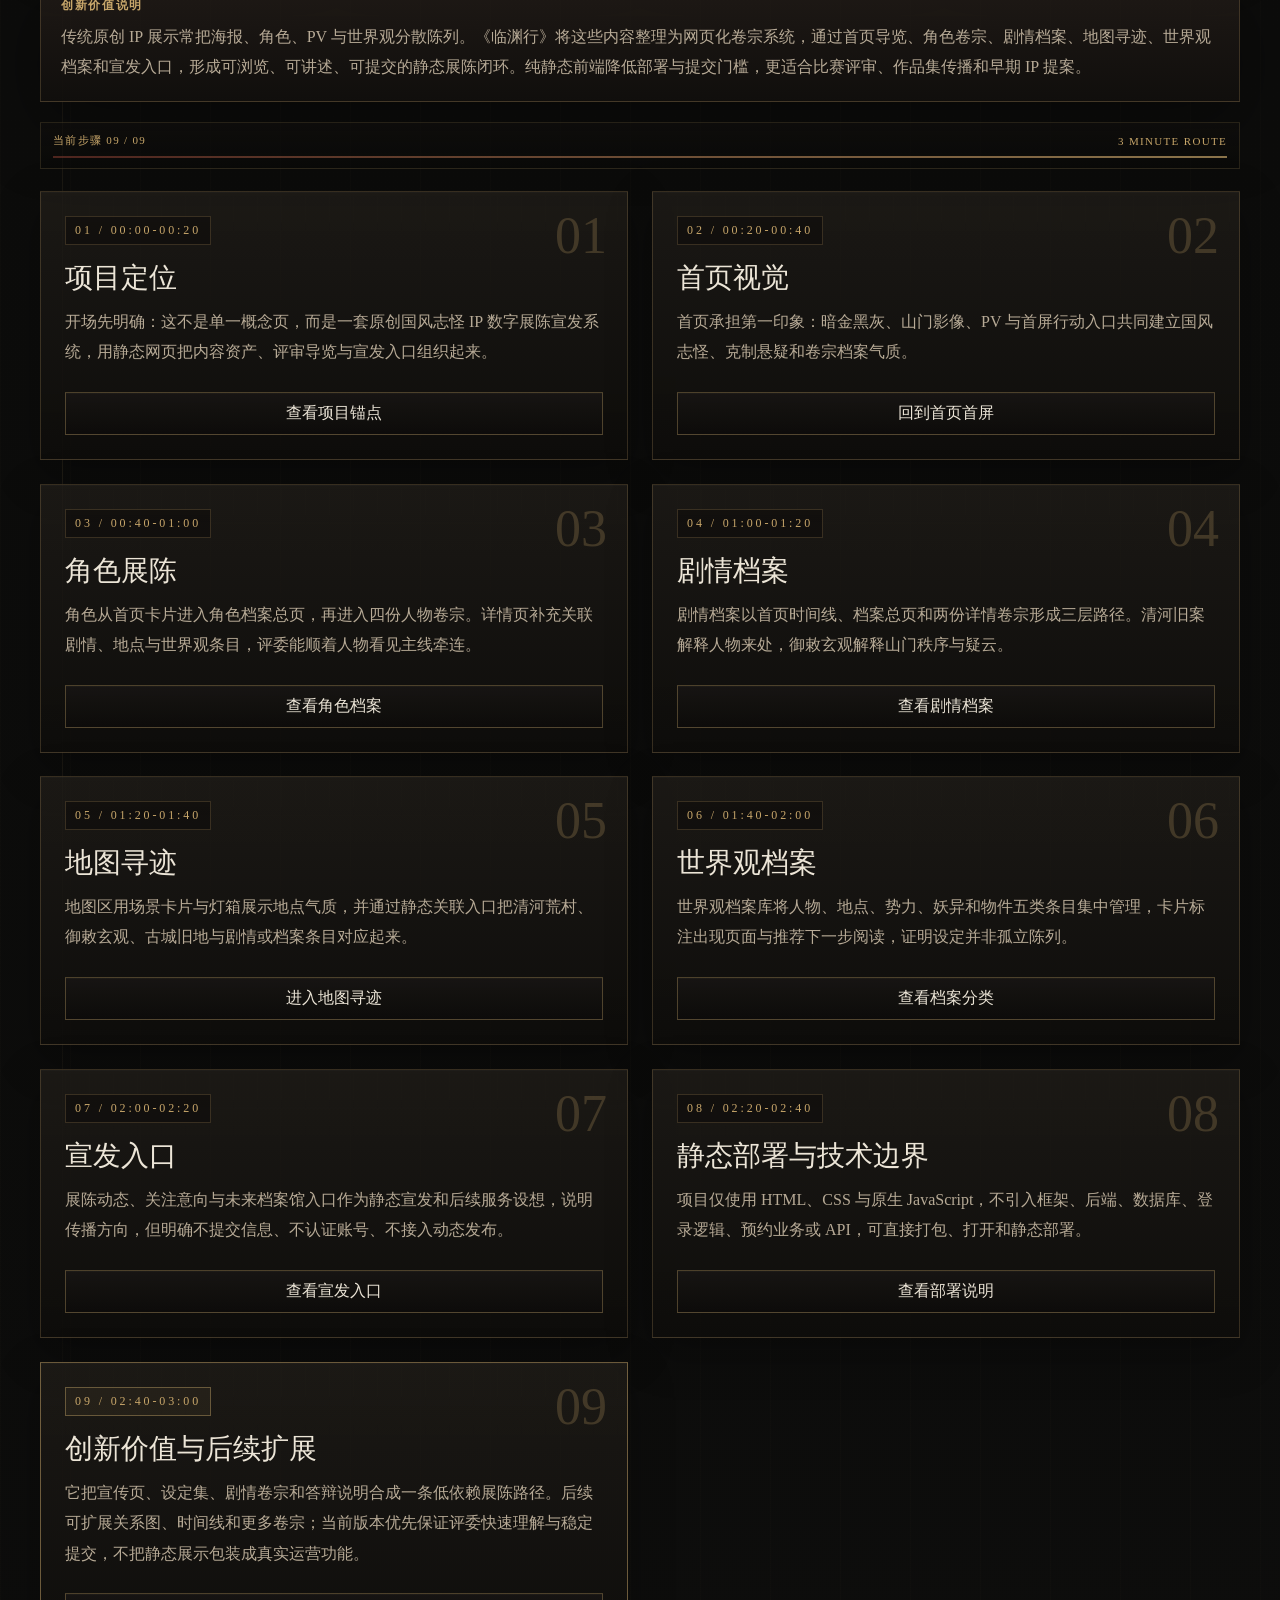
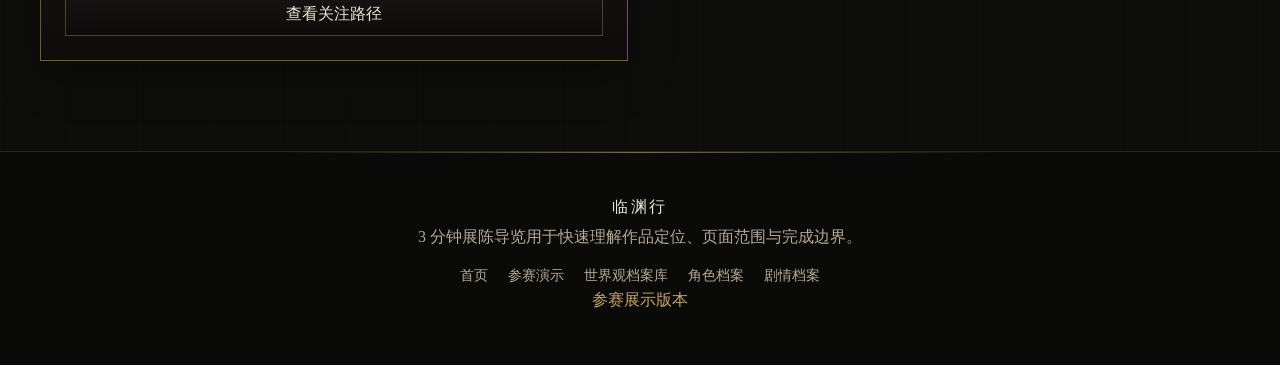
<file: demo.html>
<!DOCTYPE html>
<html lang="zh-CN">

<head>
    <meta charset="UTF-8">
    <meta name="viewport" content="width=device-width, initial-scale=1.0">
    <title>3 分钟展陈导览 | 临渊行</title>
    <meta name="description" content="《临渊行》3 分钟展陈导览，按原创国风志怪 IP 数字展陈宣发系统定位串联首页、角色、剧情、地图、世界观、宣发入口与静态边界。">
    <meta property="og:title" content="3 分钟展陈导览 | 临渊行">
    <meta property="og:description" content="原创国风志怪 IP 数字展陈宣发系统的评委快速理解入口。">
    <meta property="og:type" content="website">
    <meta property="og:site_name" content="临渊行">
    <link rel="icon" href="favicon.svg" type="image/svg+xml">
    <link rel="stylesheet" href="style.css">
</head>

<body class="placeholder-page page-demo">
    <header class="hero subpage-hero" id="top">
        <nav class="site-nav" aria-label="主导航">
            <a class="brand" href="index.html" aria-label="返回临渊行首页">
                <img class="brand-logo" src="assets/logo-linyuanxing-navbar.png" alt="临渊行">
            </a>
            <div class="nav-links">
                <a href="index.html">首页</a>
                <a href="demo.html">参赛演示</a>
                <a href="archives.html">世界观档案</a>
                <a href="characters.html">角色档案</a>
                <a href="archive.html">剧情档案</a>
                <a href="index.html#map-trace">地图</a>
                <a href="news.html">新闻</a>
                <a href="reserve.html">关注</a>
            </div>
        </nav>
        <div class="mobile-quick-links" aria-label="移动端快捷入口">
            <a href="index.html">首页</a>
            <a href="demo.html">演示</a>
            <a href="archives.html">档案库</a>
            <a href="archive.html">剧情</a>
        </div>

        <div class="hero-content subpage-hero-content">
            <p class="eyebrow">COMPETITION DEMO</p>
            <h1>3 分钟展陈导览</h1>
            <p class="hero-copy">
                以“原创国风志怪 IP 数字展陈宣发系统”为主线，整理《临渊行》的项目定位、展陈路径、页面关联与静态落地边界。评委即使不完整浏览全站，也能先看懂作品价值。
            </p>
            <div class="hero-actions" aria-label="参赛演示入口">
                <a class="btn btn-primary" href="#demo-route-title">进入导览路径</a>
                <a class="btn btn-ghost" href="index.html">返回首页</a>
                <a class="btn btn-ghost" href="archives.html">查看世界观档案库</a>
            </div>
            <ul class="hero-tags" aria-label="演示模式标签">
                <li>3 分钟路径</li>
                <li>静态可部署</li>
                <li>原创 IP</li>
                <li>国风志怪</li>
            </ul>
        </div>
    </header>

    <main>
        <section class="section subpage-section demo-section" aria-labelledby="demo-route-title">
            <div class="section-heading">
                <div>
                    <span class="section-kicker">PRESENTATION ROUTE</span>
                    <h2 id="demo-route-title">3 分钟评委导览路径</h2>
                </div>
                <p>本页不新增复杂功能，只把已有首页、角色、剧情、地图、世界观档案库与宣发入口串成清晰的展陈讲述顺序。</p>
            </div>

            <div class="info-banner" role="note">
                <strong>项目定位</strong>
                <p>《临渊行》是原创国风志怪 IP 数字展陈宣发系统，以网页化卷宗组织内容资产、导览路径与参赛说明，服务评审理解、作品集传播和早期 IP 提案。</p>
            </div>

            <div class="review-snapshot-grid" aria-label="评审速览">
                <article class="review-snapshot-card">
                    <span class="section-kicker">定位</span>
                    <p>原创国风志怪 IP 数字展陈宣发系统</p>
                </article>
                <article class="review-snapshot-card">
                    <span class="section-kicker">页面范围</span>
                    <p>首页、Demo、角色、剧情、世界观、宣发链路与静态边界页</p>
                </article>
                <article class="review-snapshot-card">
                    <span class="section-kicker">展陈模块</span>
                    <p>角色卷宗、剧情档案、地图寻迹、世界观档案、前导影像</p>
                </article>
                <article class="review-snapshot-card">
                    <span class="section-kicker">宣发链路</span>
                    <p>展陈动态、关注意向路径、未来档案馆入口</p>
                </article>
                <article class="review-snapshot-card">
                    <span class="section-kicker">技术边界</span>
                    <p>纯 HTML / CSS / JavaScript，无后端、无数据库、无真实提交</p>
                </article>
                <article class="review-snapshot-card">
                    <span class="section-kicker">浏览顺序</span>
                    <p>首页 → Demo → 角色 → 剧情 → 世界观 → 宣发入口</p>
                </article>
            </div>

            <div class="system-framework-grid demo-system-grid" aria-label="系统框架">
                <article class="system-framework-card">
                    <span class="section-kicker">CONTENT</span>
                    <h3>内容资产层</h3>
                    <p>角色、剧情、地图、世界观档案</p>
                </article>
                <article class="system-framework-card">
                    <span class="section-kicker">INTERACTION</span>
                    <h3>交互展示层</h3>
                    <p>PV、灯箱、筛选、卷宗跳转</p>
                </article>
                <article class="system-framework-card">
                    <span class="section-kicker">PITCH</span>
                    <h3>路演表达层</h3>
                    <p>3 分钟导览路径、项目定位、创新点说明</p>
                </article>
                <article class="system-framework-card">
                    <span class="section-kicker">DELIVERY</span>
                    <h3>部署交付层</h3>
                    <p>静态 Web、人工打包说明、Netlify/GitHub Pages</p>
                </article>
            </div>

            <div class="demo-stat-grid" aria-label="参赛展示总览">
                <article class="demo-stat-card">
                    <strong>3 分钟</strong>
                    <span>评委导览</span>
                </article>
                <article class="demo-stat-card">
                    <strong>9 步</strong>
                    <span>展陈路线</span>
                </article>
                <article class="demo-stat-card">
                    <strong>5 类</strong>
                    <span>世界观档案</span>
                </article>
                <article class="demo-stat-card">
                    <strong>无需后端</strong>
                    <span>静态部署</span>
                </article>
            </div>

            <div class="info-banner demo-innovation-note" role="note">
                <strong>创新价值说明</strong>
                <p>传统原创 IP 展示常把海报、角色、PV 与世界观分散陈列。《临渊行》将这些内容整理为网页化卷宗系统，通过首页导览、角色卷宗、剧情档案、地图寻迹、世界观档案和宣发入口，形成可浏览、可讲述、可提交的静态展陈闭环。纯静态前端降低部署与提交门槛，更适合比赛评审、作品集传播和早期 IP 提案。</p>
            </div>

            <div class="demo-route-grid" aria-label="参赛答辩卡片">
                <article class="news-card demo-card route-step" data-step="01">
                    <span class="section-kicker">01 / 00:00-00:20</span>
                    <h3>项目定位</h3>
                    <p>开场先明确：这不是单一概念页，而是一套原创国风志怪 IP 数字展陈宣发系统，用静态网页把内容资产、评审导览与宣发入口组织起来。</p>
                    <div class="character-actions-row">
                        <a class="character-action" href="index.html#project-title">查看项目锚点</a>
                    </div>
                </article>

                <article class="news-card demo-card route-step" data-step="02">
                    <span class="section-kicker">02 / 00:20-00:40</span>
                    <h3>首页视觉</h3>
                    <p>首页承担第一印象：暗金黑灰、山门影像、PV 与首屏行动入口共同建立国风志怪、克制悬疑和卷宗档案气质。</p>
                    <div class="character-actions-row">
                        <a class="character-action" href="index.html">回到首页首屏</a>
                    </div>
                </article>

                <article class="news-card demo-card route-step" data-step="03">
                    <span class="section-kicker">03 / 00:40-01:00</span>
                    <h3>角色展陈</h3>
                    <p>角色从首页卡片进入角色档案总页，再进入四份人物卷宗。详情页补充关联剧情、地点与世界观条目，评委能顺着人物看见主线牵连。</p>
                    <div class="character-actions-row">
                        <a class="character-action" href="characters.html">查看角色档案</a>
                    </div>
                </article>

                <article class="news-card demo-card route-step" data-step="04">
                    <span class="section-kicker">04 / 01:00-01:20</span>
                    <h3>剧情档案</h3>
                    <p>剧情档案以首页时间线、档案总页和两份详情卷宗形成三层路径。清河旧案解释人物来处，御敕玄观解释山门秩序与疑云。</p>
                    <div class="character-actions-row">
                        <a class="character-action" href="archive.html">查看剧情档案</a>
                    </div>
                </article>

                <article class="news-card demo-card route-step" data-step="05">
                    <span class="section-kicker">05 / 01:20-01:40</span>
                    <h3>地图寻迹</h3>
                    <p>地图区用场景卡片与灯箱展示地点气质，并通过静态关联入口把清河荒村、御敕玄观、古城旧地与剧情或档案条目对应起来。</p>
                    <div class="character-actions-row">
                        <a class="character-action" href="index.html#map-trace">进入地图寻迹</a>
                    </div>
                </article>

                <article class="news-card demo-card route-step" data-step="06">
                    <span class="section-kicker">06 / 01:40-02:00</span>
                    <h3>世界观档案</h3>
                    <p>世界观档案库将人物、地点、势力、妖异和物件五类条目集中管理，卡片标注出现页面与推荐下一步阅读，证明设定并非孤立陈列。</p>
                    <div class="character-actions-row">
                        <a class="character-action" href="archives.html#archive-library-title">查看档案分类</a>
                    </div>
                </article>

                <article class="news-card demo-card route-step" data-step="07">
                    <span class="section-kicker">07 / 02:00-02:20</span>
                    <h3>宣发入口</h3>
                    <p>展陈动态、关注意向与未来档案馆入口作为静态宣发和后续服务设想，说明传播方向，但明确不提交信息、不认证账号、不接入动态发布。</p>
                    <div class="character-actions-row">
                        <a class="character-action" href="news.html">查看宣发入口</a>
                    </div>
                </article>

                <article class="news-card demo-card route-step" data-step="08">
                    <span class="section-kicker">08 / 02:20-02:40</span>
                    <h3>静态部署与技术边界</h3>
                    <p>项目仅使用 HTML、CSS 与原生 JavaScript，不引入框架、后端、数据库、登录逻辑、预约业务或 API，可直接打包、打开和静态部署。</p>
                    <div class="character-actions-row">
                        <a class="character-action" href="README.md">查看部署说明</a>
                    </div>
                </article>

                <article class="news-card demo-card route-step" data-step="09">
                    <span class="section-kicker">09 / 02:40-03:00</span>
                    <h3>创新价值与后续扩展</h3>
                    <p>它把宣传页、设定集、剧情卷宗和答辩说明合成一条低依赖展陈路径。后续可扩展关系图、时间线和更多卷宗；当前版本优先保证评委快速理解与稳定提交，不把静态展示包装成真实运营功能。</p>
                    <div class="character-actions-row">
                        <a class="character-action" href="reserve.html">查看关注路径</a>
                    </div>
                </article>
            </div>
        </section>
    </main>

    <footer class="site-footer" id="site-footer">
        <p class="footer-brand">临渊行</p>
        <p>3 分钟展陈导览用于快速理解作品定位、页面范围与完成边界。</p>
        <div class="footer-utility" aria-label="页脚入口">
            <a href="index.html">首页</a>
            <a href="demo.html">参赛演示</a>
            <a href="archives.html">世界观档案库</a>
            <a href="characters.html">角色档案</a>
            <a href="archive.html">剧情档案</a>
        </div>
        <p class="footer-note">参赛展示版本</p>
    </footer>
    <script src="script.js"></script>
</body>

</html>
</file>
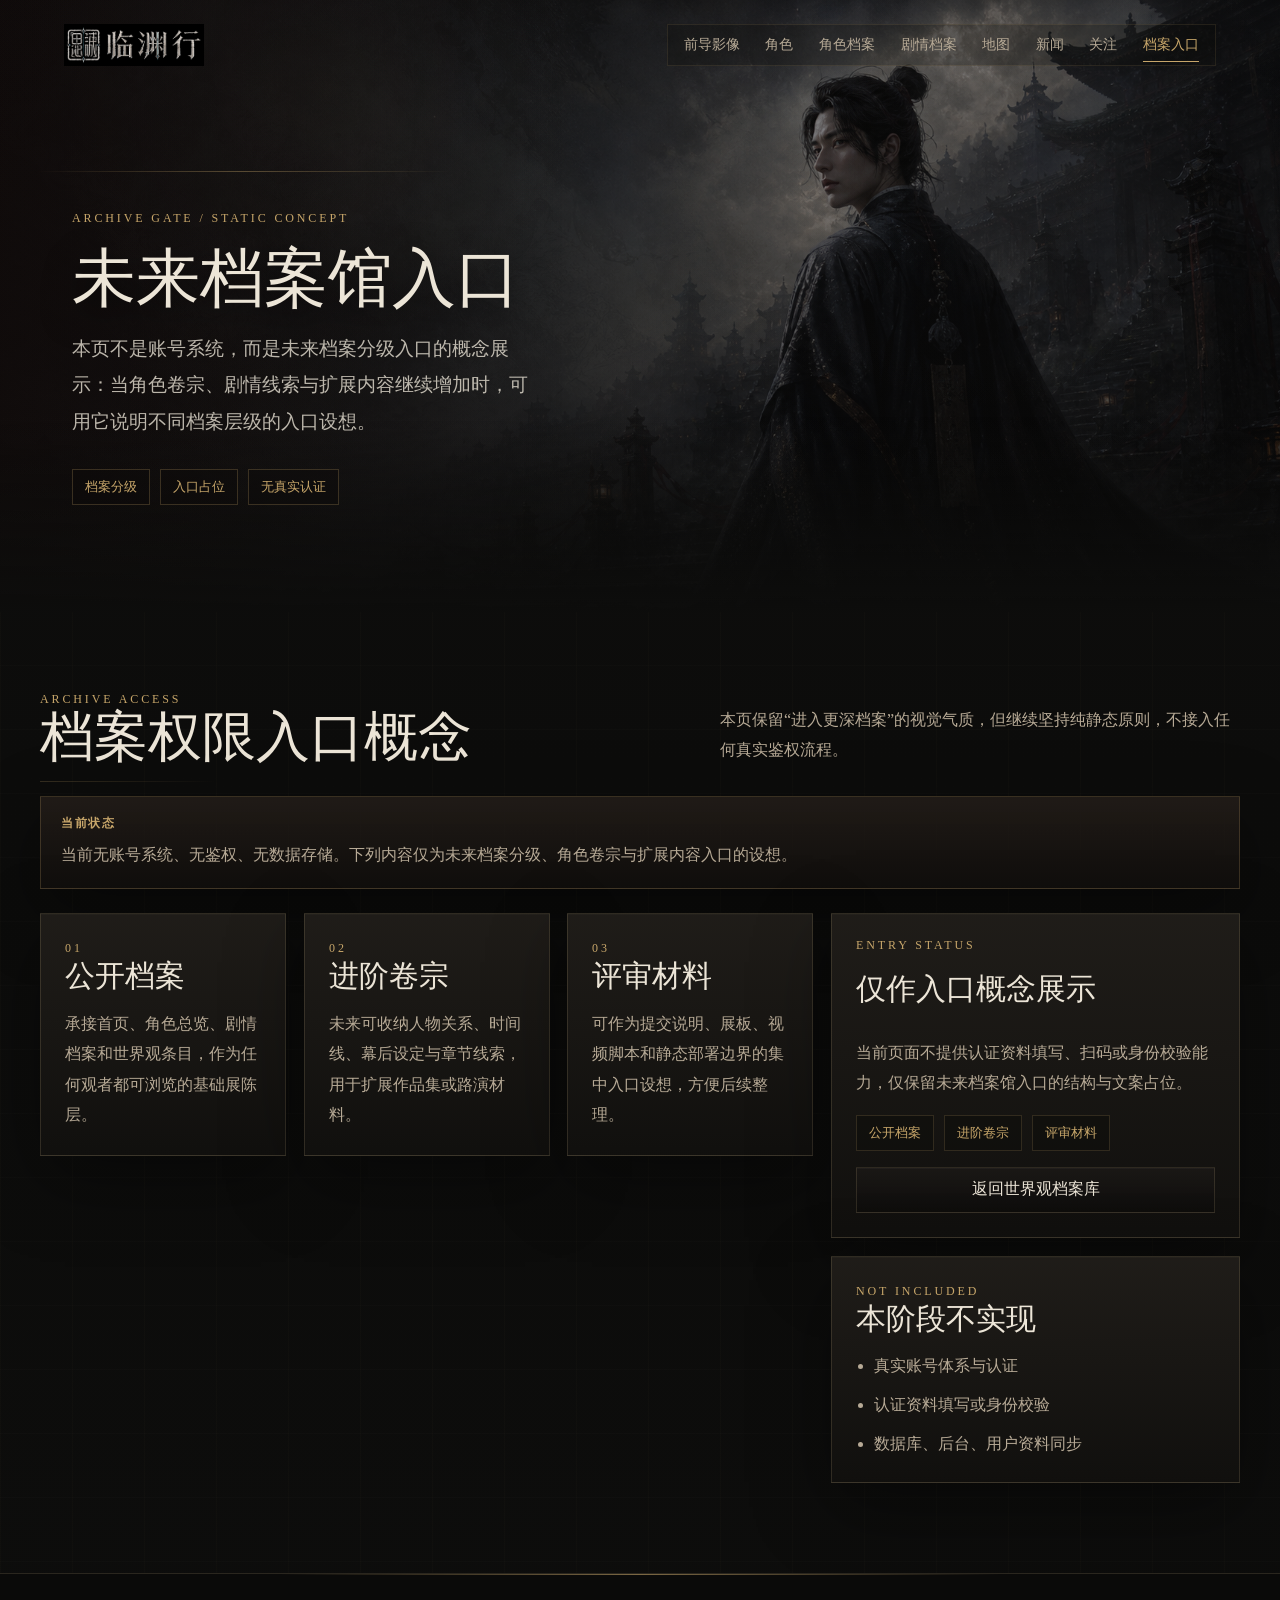
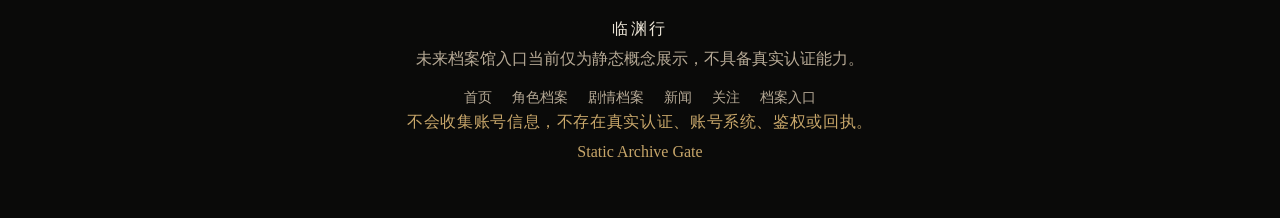
<file: login.html>
<!DOCTYPE html>
<html lang="zh-CN">

<head>
    <meta charset="UTF-8">
    <meta name="viewport" content="width=device-width, initial-scale=1.0">
    <title>未来档案馆入口 | 临渊行</title>
    <meta name="description" content="《临渊行》未来档案馆入口占位页，用于展示档案分级、角色卷宗与扩展内容入口设想，当前不提供真实登录或认证。">
    <meta property="og:title" content="未来档案馆入口 | 临渊行">
    <meta property="og:description" content="《临渊行》档案权限入口概念展示页，当前仅说明未来档案分级设想，不包含认证资料或真实认证逻辑。">
    <meta property="og:type" content="website">
    <meta property="og:site_name" content="临渊行">
    <link rel="icon" href="favicon.svg" type="image/svg+xml">
    <link rel="stylesheet" href="style.css">
</head>

<body class="placeholder-page page-login">
    <header class="hero subpage-hero" id="top">
        <nav class="site-nav" aria-label="主导航">
            <a class="brand" href="index.html" aria-label="返回临渊行首页">
                <img class="brand-logo" src="assets/logo-linyuanxing-navbar.png" alt="临渊行">
            </a>
            <div class="nav-links">
                <a href="index.html#pv">前导影像</a>
                <a href="index.html#characters">角色</a>
                <a href="characters.html">角色档案</a>
                <a href="archive.html">剧情档案</a>
                <a href="index.html#map-trace">地图</a>
                <a href="news.html">新闻</a>
                <a href="reserve.html">关注</a>
                <a href="login.html">档案入口</a>
            </div>
        </nav>
        <div class="mobile-quick-links" aria-label="移动端快捷入口">
            <a href="index.html">首页</a>
            <a href="characters.html">角色</a>
            <a href="archive.html">档案</a>
            <a href="news.html">新闻</a>
        </div>

        <div class="hero-content subpage-hero-content">
            <p class="eyebrow">ARCHIVE GATE / STATIC CONCEPT</p>
            <h1>未来档案馆入口</h1>
            <p class="hero-copy">
                本页不是账号系统，而是未来档案分级入口的概念展示：当角色卷宗、剧情线索与扩展内容继续增加时，可用它说明不同档案层级的入口设想。
            </p>
            <ul class="hero-tags" aria-label="登录页标签">
                <li>档案分级</li>
                <li>入口占位</li>
                <li>无真实认证</li>
            </ul>
        </div>
    </header>

    <main>
        <section class="section subpage-section" aria-labelledby="login-overview-title">
            <div class="section-heading">
                <div>
                    <span class="section-kicker">ARCHIVE ACCESS</span>
                    <h2 id="login-overview-title">档案权限入口概念</h2>
                </div>
                <p>本页保留“进入更深档案”的视觉气质，但继续坚持纯静态原则，不接入任何真实鉴权流程。</p>
            </div>

            <div class="info-banner" role="note">
                <strong>当前状态</strong>
                <p>当前无账号系统、无鉴权、无数据存储。下列内容仅为未来档案分级、角色卷宗与扩展内容入口的设想。</p>
            </div>

            <div class="subpage-grid login-layout">
                <div class="login-capability-grid">
                    <article class="login-card">
                        <span class="section-kicker">01</span>
                        <h3>公开档案</h3>
                        <p>承接首页、角色总览、剧情档案和世界观条目，作为任何观者都可浏览的基础展陈层。</p>
                    </article>
                    <article class="login-card">
                        <span class="section-kicker">02</span>
                        <h3>进阶卷宗</h3>
                        <p>未来可收纳人物关系、时间线、幕后设定与章节线索，用于扩展作品集或路演材料。</p>
                    </article>
                    <article class="login-card">
                        <span class="section-kicker">03</span>
                        <h3>评审材料</h3>
                        <p>可作为提交说明、展板、视频脚本和静态部署边界的集中入口设想，方便后续整理。</p>
                    </article>
                </div>

                <aside class="subpage-aside" aria-label="档案入口说明">
                    <div class="subpage-aside-card login-placeholder-panel">
                        <span class="section-kicker">ENTRY STATUS</span>
                        <h3>仅作入口概念展示</h3>
                        <p>当前页面不提供认证资料填写、扫码或身份校验能力，仅保留未来档案馆入口的结构与文案占位。</p>
                        <div class="placeholder-badge-list" aria-label="未来入口形式">
                            <span>公开档案</span>
                            <span>进阶卷宗</span>
                            <span>评审材料</span>
                        </div>
                        <a class="btn btn-ghost" href="archives.html">返回世界观档案库</a>
                    </div>
                    <div class="subpage-aside-card">
                        <span class="section-kicker">NOT INCLUDED</span>
                        <h3>本阶段不实现</h3>
                        <ul class="subpage-note-list">
                            <li>真实账号体系与认证</li>
                            <li>认证资料填写或身份校验</li>
                            <li>数据库、后台、用户资料同步</li>
                        </ul>
                    </div>
                </aside>
            </div>
        </section>
    </main>

    <footer class="site-footer">
        <p class="footer-brand">临渊行</p>
        <p>未来档案馆入口当前仅为静态概念展示，不具备真实认证能力。</p>
        <div class="footer-utility" aria-label="页脚入口">
            <a href="index.html">首页</a>
            <a href="characters.html">角色档案</a>
            <a href="archive.html">剧情档案</a>
            <a href="news.html">新闻</a>
            <a href="reserve.html">关注</a>
            <a href="login.html">档案入口</a>
        </div>
        <p class="footer-download-placeholder">不会收集账号信息，不存在真实认证、账号系统、鉴权或回执。</p>
        <p class="footer-note">Static Archive Gate</p>
    </footer>
    <script src="script.js"></script>
</body>

</html>
</file>
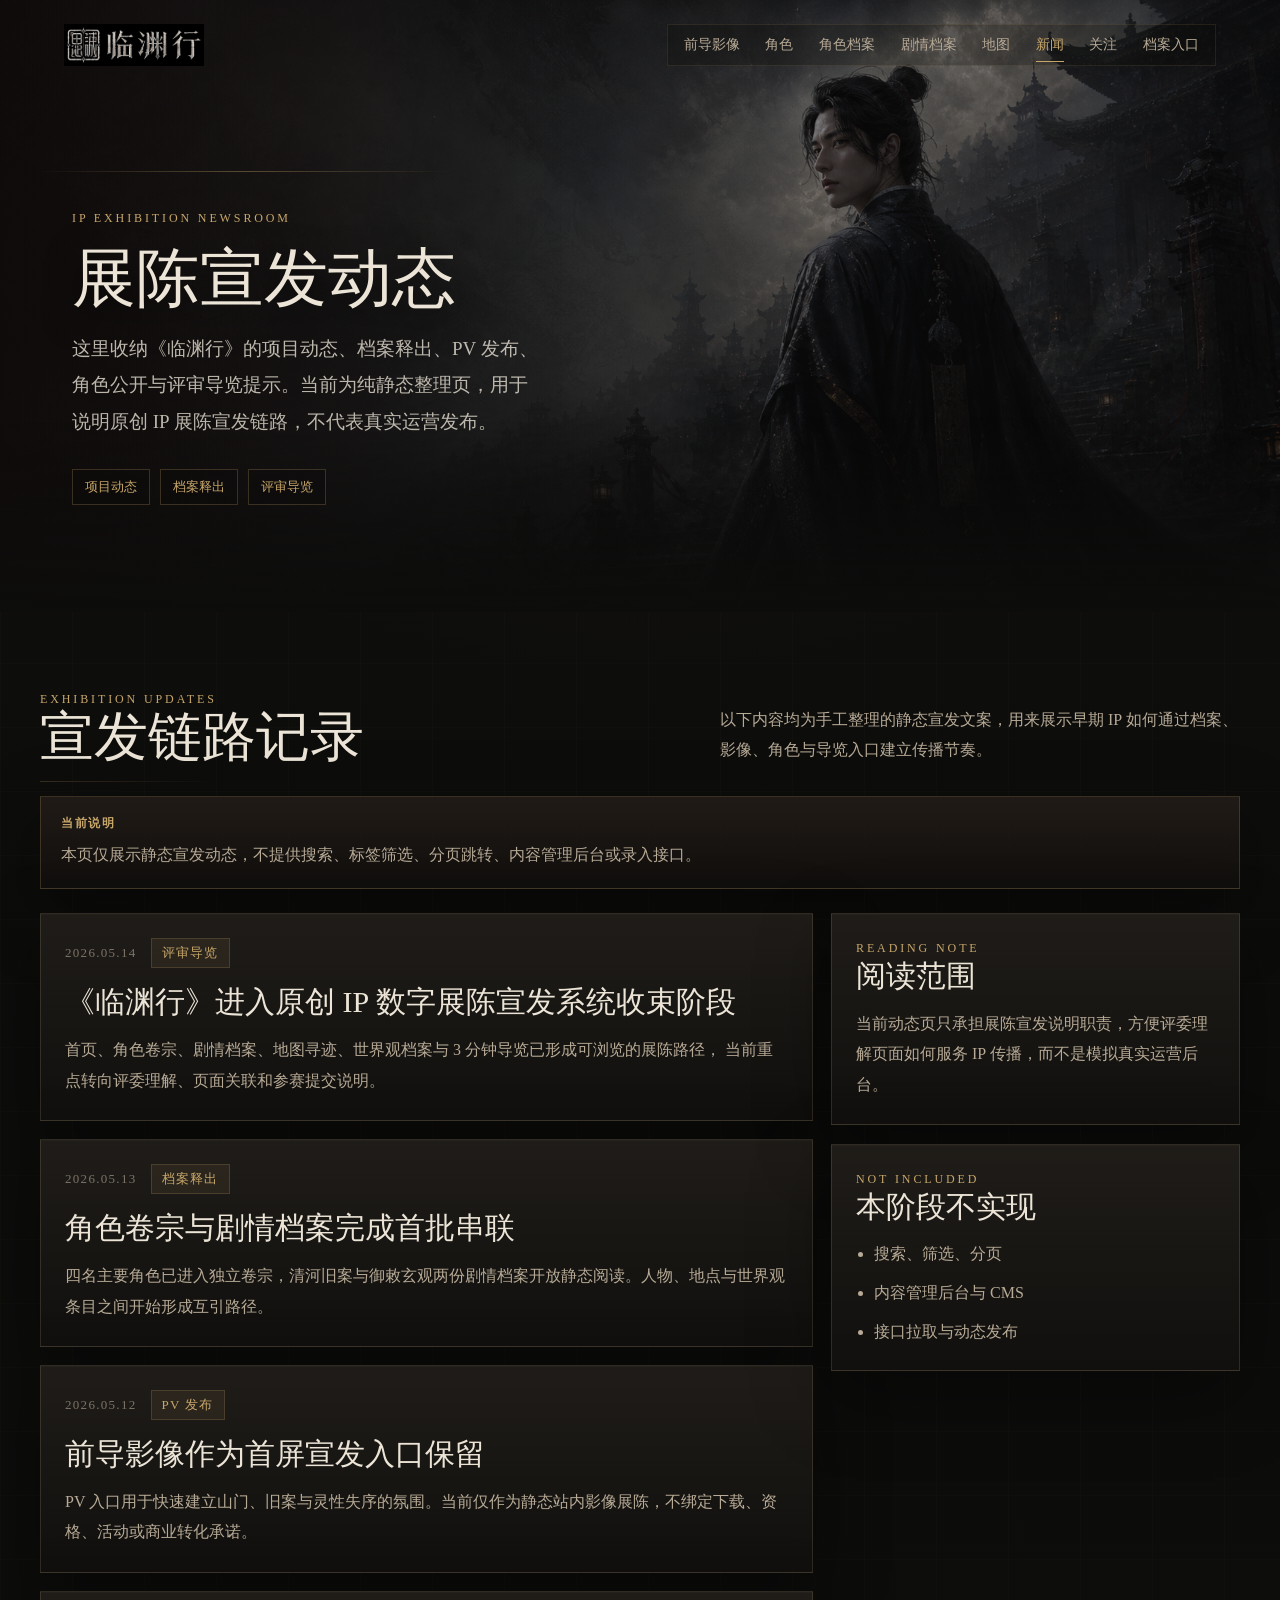
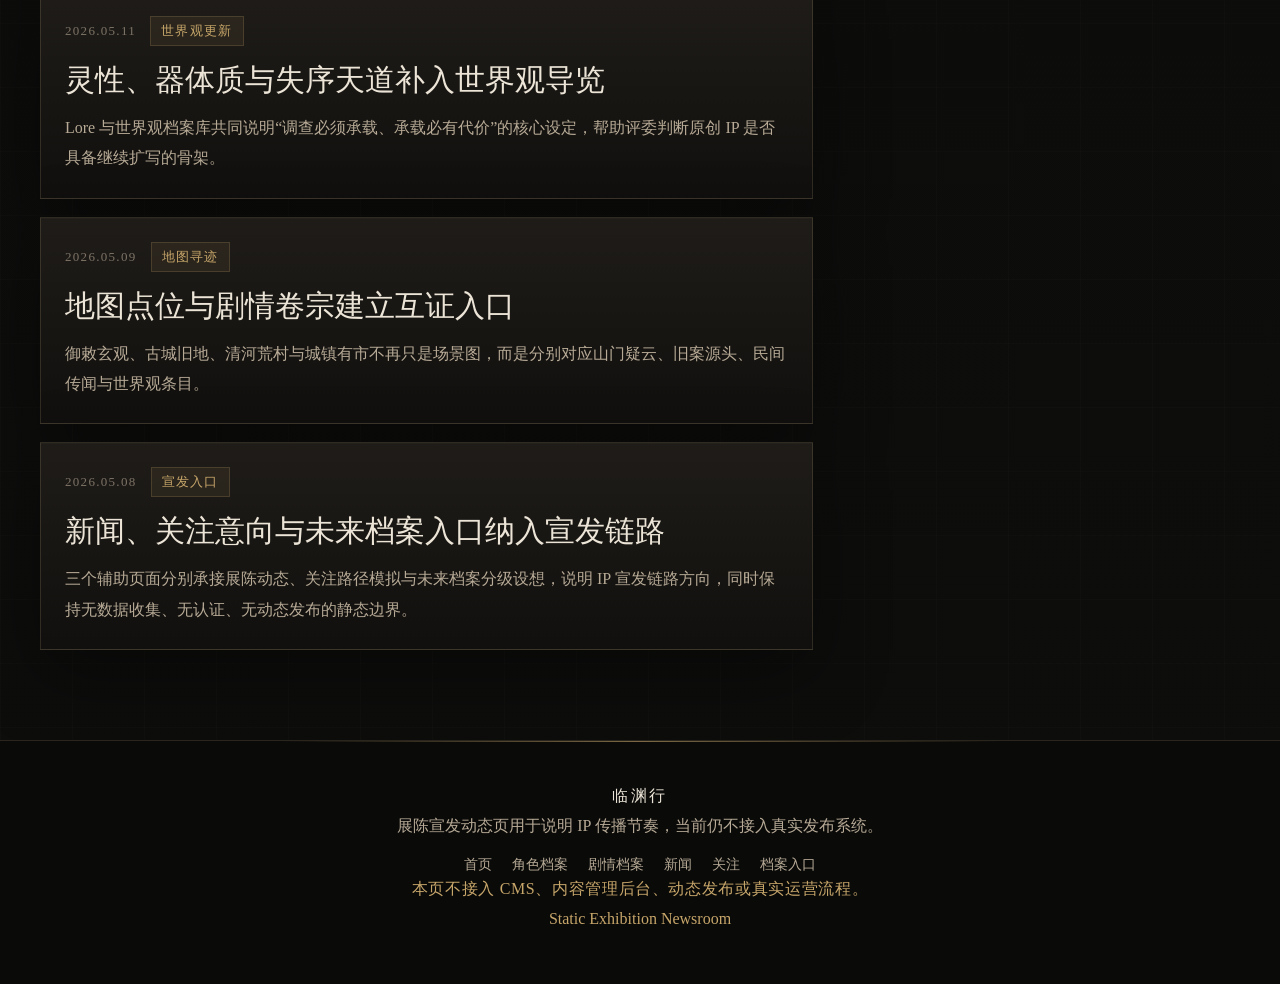
<file: news.html>
<!DOCTYPE html>
<html lang="zh-CN">

<head>
    <meta charset="UTF-8">
    <meta name="viewport" content="width=device-width, initial-scale=1.0">
    <title>展陈宣发动态 | 临渊行</title>
    <meta name="description" content="《临渊行》展陈宣发动态页，用于整理项目动态、档案释出、PV 发布、角色公开与评审导览提示。">
    <meta property="og:title" content="展陈宣发动态 | 临渊行">
    <meta property="og:description" content="《临渊行》原创国风志怪 IP 数字展陈宣发系统的静态动态页，当前仅展示手工整理的宣发链路内容。">
    <meta property="og:type" content="website">
    <meta property="og:site_name" content="临渊行">
    <link rel="icon" href="favicon.svg" type="image/svg+xml">
    <link rel="stylesheet" href="style.css">
</head>

<body class="placeholder-page page-news">
    <header class="hero subpage-hero" id="top">
        <nav class="site-nav" aria-label="主导航">
            <a class="brand" href="index.html" aria-label="返回临渊行首页">
                <img class="brand-logo" src="assets/logo-linyuanxing-navbar.png" alt="临渊行">
            </a>
            <div class="nav-links">
                <a href="index.html#pv">前导影像</a>
                <a href="index.html#characters">角色</a>
                <a href="characters.html">角色档案</a>
                <a href="archive.html">剧情档案</a>
                <a href="index.html#map-trace">地图</a>
                <a href="news.html">新闻</a>
                <a href="reserve.html">关注</a>
                <a href="login.html">档案入口</a>
            </div>
        </nav>
        <div class="mobile-quick-links" aria-label="移动端快捷入口">
            <a href="index.html">首页</a>
            <a href="characters.html">角色</a>
            <a href="archive.html">档案</a>
            <a href="news.html">新闻</a>
        </div>

        <div class="hero-content subpage-hero-content">
            <p class="eyebrow">IP EXHIBITION NEWSROOM</p>
            <h1>展陈宣发动态</h1>
            <p class="hero-copy">
                这里收纳《临渊行》的项目动态、档案释出、PV 发布、角色公开与评审导览提示。当前为纯静态整理页，用于说明原创 IP 展陈宣发链路，不代表真实运营发布。
            </p>
            <ul class="hero-tags" aria-label="新闻页标签">
                <li>项目动态</li>
                <li>档案释出</li>
                <li>评审导览</li>
            </ul>
        </div>
    </header>

    <main>
        <section class="section subpage-section" aria-labelledby="news-list-title">
            <div class="section-heading">
                <div>
                    <span class="section-kicker">EXHIBITION UPDATES</span>
                    <h2 id="news-list-title">宣发链路记录</h2>
                </div>
                <p>以下内容均为手工整理的静态宣发文案，用来展示早期 IP 如何通过档案、影像、角色与导览入口建立传播节奏。</p>
            </div>

            <div class="info-banner" role="note">
                <strong>当前说明</strong>
                <p>本页仅展示静态宣发动态，不提供搜索、标签筛选、分页跳转、内容管理后台或录入接口。</p>
            </div>

            <div class="subpage-grid news-layout">
                <div class="news-list" aria-label="公告列表">
                    <article class="news-card">
                        <div class="news-meta">
                            <time datetime="2026-05-14">2026.05.14</time>
                            <span class="news-category">评审导览</span>
                        </div>
                        <h3>《临渊行》进入原创 IP 数字展陈宣发系统收束阶段</h3>
                        <p>
                            首页、角色卷宗、剧情档案、地图寻迹、世界观档案与 3 分钟导览已形成可浏览的展陈路径，
                            当前重点转向评委理解、页面关联和参赛提交说明。
                        </p>
                    </article>

                    <article class="news-card">
                        <div class="news-meta">
                            <time datetime="2026-05-13">2026.05.13</time>
                            <span class="news-category">档案释出</span>
                        </div>
                        <h3>角色卷宗与剧情档案完成首批串联</h3>
                        <p>
                            四名主要角色已进入独立卷宗，清河旧案与御敕玄观两份剧情档案开放静态阅读。人物、地点与世界观条目之间开始形成互引路径。
                        </p>
                    </article>

                    <article class="news-card">
                        <div class="news-meta">
                            <time datetime="2026-05-12">2026.05.12</time>
                            <span class="news-category">PV 发布</span>
                        </div>
                        <h3>前导影像作为首屏宣发入口保留</h3>
                        <p>
                            PV 入口用于快速建立山门、旧案与灵性失序的氛围。当前仅作为静态站内影像展陈，不绑定下载、资格、活动或商业转化承诺。
                        </p>
                    </article>

                    <article class="news-card">
                        <div class="news-meta">
                            <time datetime="2026-05-11">2026.05.11</time>
                            <span class="news-category">世界观更新</span>
                        </div>
                        <h3>灵性、器体质与失序天道补入世界观导览</h3>
                        <p>
                            Lore 与世界观档案库共同说明“调查必须承载、承载必有代价”的核心设定，帮助评委判断原创 IP 是否具备继续扩写的骨架。
                        </p>
                    </article>

                    <article class="news-card">
                        <div class="news-meta">
                            <time datetime="2026-05-09">2026.05.09</time>
                            <span class="news-category">地图寻迹</span>
                        </div>
                        <h3>地图点位与剧情卷宗建立互证入口</h3>
                        <p>
                            御敕玄观、古城旧地、清河荒村与城镇有市不再只是场景图，而是分别对应山门疑云、旧案源头、民间传闻与世界观条目。
                        </p>
                    </article>

                    <article class="news-card">
                        <div class="news-meta">
                            <time datetime="2026-05-08">2026.05.08</time>
                            <span class="news-category">宣发入口</span>
                        </div>
                        <h3>新闻、关注意向与未来档案入口纳入宣发链路</h3>
                        <p>
                            三个辅助页面分别承接展陈动态、关注路径模拟与未来档案分级设想，说明 IP 宣发链路方向，同时保持无数据收集、无认证、无动态发布的静态边界。
                        </p>
                    </article>
                </div>

                <aside class="subpage-aside" aria-label="阅读说明">
                    <div class="subpage-aside-card">
                        <span class="section-kicker">READING NOTE</span>
                        <h3>阅读范围</h3>
                        <p>当前动态页只承担展陈宣发说明职责，方便评委理解页面如何服务 IP 传播，而不是模拟真实运营后台。</p>
                    </div>
                    <div class="subpage-aside-card">
                        <span class="section-kicker">NOT INCLUDED</span>
                        <h3>本阶段不实现</h3>
                        <ul class="subpage-note-list">
                            <li>搜索、筛选、分页</li>
                            <li>内容管理后台与 CMS</li>
                            <li>接口拉取与动态发布</li>
                        </ul>
                    </div>
                </aside>
            </div>
        </section>
    </main>

    <footer class="site-footer">
        <p class="footer-brand">临渊行</p>
        <p>展陈宣发动态页用于说明 IP 传播节奏，当前仍不接入真实发布系统。</p>
        <div class="footer-utility" aria-label="页脚入口">
            <a href="index.html">首页</a>
            <a href="characters.html">角色档案</a>
            <a href="archive.html">剧情档案</a>
            <a href="news.html">新闻</a>
            <a href="reserve.html">关注</a>
            <a href="login.html">档案入口</a>
        </div>
        <p class="footer-download-placeholder">本页不接入 CMS、内容管理后台、动态发布或真实运营流程。</p>
        <p class="footer-note">Static Exhibition Newsroom</p>
    </footer>
    <script src="script.js"></script>
</body>

</html>
</file>
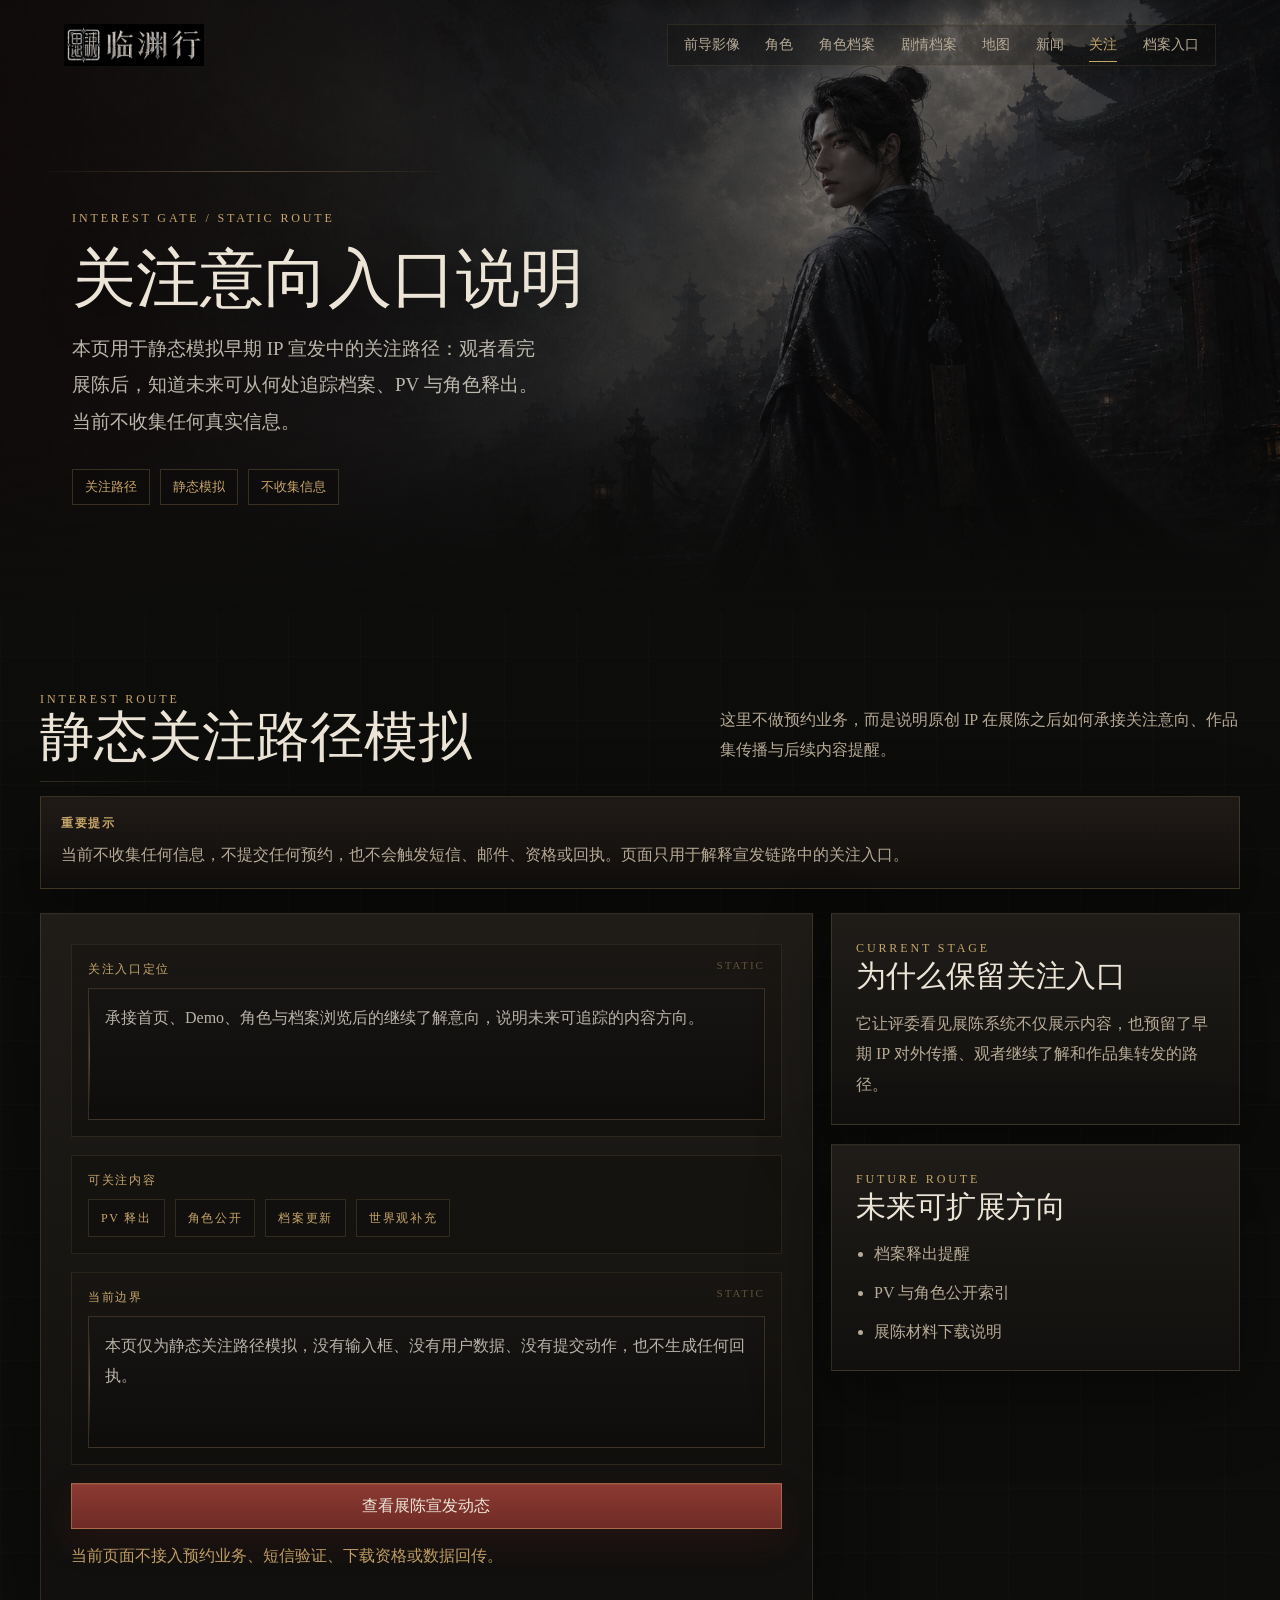
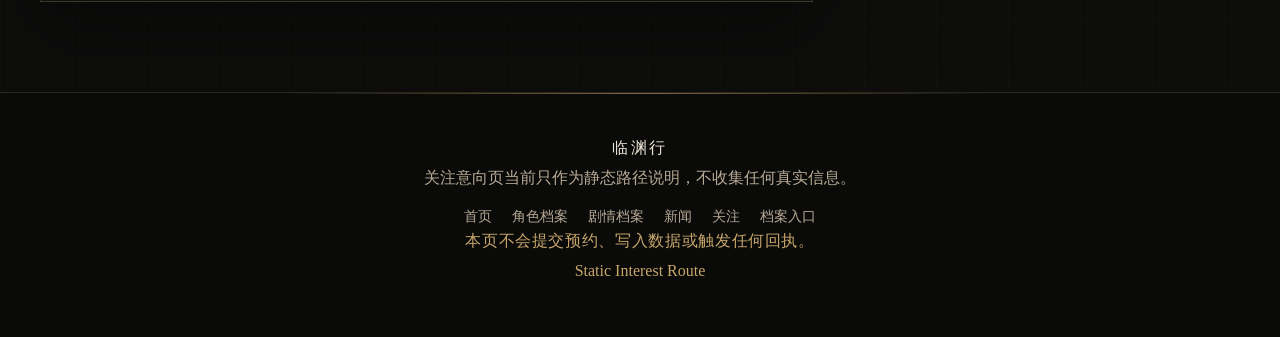
<file: reserve.html>
<!DOCTYPE html>
<html lang="zh-CN">

<head>
    <meta charset="UTF-8">
    <meta name="viewport" content="width=device-width, initial-scale=1.0">
    <title>关注意向入口说明 | 临渊行</title>
    <meta name="description" content="《临渊行》关注意向入口说明页，用于静态模拟早期 IP 宣发中的关注路径，不收集真实用户信息。">
    <meta property="og:title" content="关注意向入口说明 | 临渊行">
    <meta property="og:description" content="《临渊行》静态关注路径模拟页，当前仅说明早期 IP 宣发中的关注入口，不接入表单提交或账号逻辑。">
    <meta property="og:type" content="website">
    <meta property="og:site_name" content="临渊行">
    <link rel="icon" href="favicon.svg" type="image/svg+xml">
    <link rel="stylesheet" href="style.css">
</head>

<body class="placeholder-page page-reserve">
    <header class="hero subpage-hero" id="top">
        <nav class="site-nav" aria-label="主导航">
            <a class="brand" href="index.html" aria-label="返回临渊行首页">
                <img class="brand-logo" src="assets/logo-linyuanxing-navbar.png" alt="临渊行">
            </a>
            <div class="nav-links">
                <a href="index.html#pv">前导影像</a>
                <a href="index.html#characters">角色</a>
                <a href="characters.html">角色档案</a>
                <a href="archive.html">剧情档案</a>
                <a href="index.html#map-trace">地图</a>
                <a href="news.html">新闻</a>
                <a href="reserve.html">关注</a>
                <a href="login.html">档案入口</a>
            </div>
        </nav>
        <div class="mobile-quick-links" aria-label="移动端快捷入口">
            <a href="index.html">首页</a>
            <a href="characters.html">角色</a>
            <a href="archive.html">档案</a>
            <a href="news.html">新闻</a>
        </div>

        <div class="hero-content subpage-hero-content">
            <p class="eyebrow">INTEREST GATE / STATIC ROUTE</p>
            <h1>关注意向入口说明</h1>
            <p class="hero-copy">
                本页用于静态模拟早期 IP 宣发中的关注路径：观者看完展陈后，知道未来可从何处追踪档案、PV 与角色释出。当前不收集任何真实信息。
            </p>
            <ul class="hero-tags" aria-label="预约页标签">
                <li>关注路径</li>
                <li>静态模拟</li>
                <li>不收集信息</li>
            </ul>
        </div>
    </header>

    <main>
        <section class="section subpage-section" aria-labelledby="reserve-entry-title">
            <div class="section-heading">
                <div>
                    <span class="section-kicker">INTEREST ROUTE</span>
                    <h2 id="reserve-entry-title">静态关注路径模拟</h2>
                </div>
                <p>这里不做预约业务，而是说明原创 IP 在展陈之后如何承接关注意向、作品集传播与后续内容提醒。</p>
            </div>

            <div class="info-banner" role="note">
                <strong>重要提示</strong>
                <p>当前不收集任何信息，不提交任何预约，也不会触发短信、邮件、资格或回执。页面只用于解释宣发链路中的关注入口。</p>
            </div>

            <div class="subpage-grid reserve-layout">
                <div class="reserve-form-shell">
                    <div class="reserve-form static-interest-panel" aria-label="静态关注路径说明">
                        <article class="form-field form-field-wide form-field-static">
                            <span>关注入口定位</span>
                            <div class="field-display field-display-area">承接首页、Demo、角色与档案浏览后的继续了解意向，说明未来可追踪的内容方向。</div>
                        </article>

                        <article class="form-field form-field-wide option-field">
                            <span>可关注内容</span>
                            <div class="option-grid">
                                <span class="choice-chip choice-chip-static">PV 释出</span>
                                <span class="choice-chip choice-chip-static">角色公开</span>
                                <span class="choice-chip choice-chip-static">档案更新</span>
                                <span class="choice-chip choice-chip-static">世界观补充</span>
                            </div>
                        </article>

                        <article class="form-field form-field-wide form-field-static">
                            <span>当前边界</span>
                            <div class="field-display field-display-area">本页仅为静态关注路径模拟，没有输入框、没有用户数据、没有提交动作，也不生成任何回执。</div>
                        </article>

                        <div class="reserve-actions">
                            <a class="btn btn-primary" href="news.html">查看展陈宣发动态</a>
                            <p class="reserve-form-note">当前页面不接入预约业务、短信验证、下载资格或数据回传。</p>
                        </div>
                    </div>
                </div>

                <aside class="subpage-aside" aria-label="预约说明">
                    <div class="subpage-aside-card">
                        <span class="section-kicker">CURRENT STAGE</span>
                        <h3>为什么保留关注入口</h3>
                        <p>它让评委看见展陈系统不仅展示内容，也预留了早期 IP 对外传播、观者继续了解和作品集转发的路径。</p>
                    </div>
                    <div class="subpage-aside-card">
                        <span class="section-kicker">FUTURE ROUTE</span>
                        <h3>未来可扩展方向</h3>
                        <ul class="subpage-note-list">
                            <li>档案释出提醒</li>
                            <li>PV 与角色公开索引</li>
                            <li>展陈材料下载说明</li>
                        </ul>
                    </div>
                </aside>
            </div>
        </section>
    </main>

    <footer class="site-footer">
        <p class="footer-brand">临渊行</p>
        <p>关注意向页当前只作为静态路径说明，不收集任何真实信息。</p>
        <div class="footer-utility" aria-label="页脚入口">
            <a href="index.html">首页</a>
            <a href="characters.html">角色档案</a>
            <a href="archive.html">剧情档案</a>
            <a href="news.html">新闻</a>
            <a href="reserve.html">关注</a>
            <a href="login.html">档案入口</a>
        </div>
        <p class="footer-download-placeholder">本页不会提交预约、写入数据或触发任何回执。</p>
        <p class="footer-note">Static Interest Route</p>
    </footer>
    <script src="script.js"></script>
</body>

</html>
</file>
<file: style.css>
:root {
  --bg: #0d0d0c;
  --bg-soft: #141413;
  --panel: #191816;
  --panel-2: #22201d;
  --panel-3: #2a2621;
  --text: #ece5d7;
  --muted: #b7aa96;
  --faint: #7d7366;
  --gold: #c7a66a;
  --gold-soft: rgba(199, 166, 106, 0.18);
  --gold-line: rgba(199, 166, 106, 0.32);
  --line: rgba(209, 184, 136, 0.16);
  --red: #6f2b26;
  --paper: #d8c7ad;
  --shadow: 0 24px 72px rgba(0, 0, 0, 0.38);
}

* {
  box-sizing: border-box;
}

html {
  scroll-behavior: smooth;
  overflow-x: hidden;
}

body {
  width: 100%;
  overflow-x: hidden;
  margin: 0;
  color: var(--text);
  background:
    radial-gradient(circle at top, rgba(56, 46, 35, 0.22), transparent 26%),
    repeating-linear-gradient(90deg, rgba(199, 166, 106, 0.018) 0 1px, transparent 1px 72px),
    repeating-linear-gradient(0deg, rgba(236, 229, 215, 0.012) 0 1px, transparent 1px 64px),
    linear-gradient(180deg, #100f0e 0%, #0c0c0b 42%, #0d0d0c 100%);
  font-family: "Noto Serif SC", "Songti SC", "STSong", "SimSun", serif;
}

body.lightbox-open,
body.profile-open {
  overflow: hidden;
}

button,
a {
  font: inherit;
}

a {
  color: inherit;
  text-decoration: none;
}

img,
video {
  display: block;
  max-width: 100%;
}

h1,
h2,
h3,
p,
ul {
  margin-top: 0;
}

.hero {
  position: relative;
  min-height: 100vh;
  overflow: hidden;
  background-image:
    linear-gradient(90deg, rgba(6, 6, 6, 0.92) 0%, rgba(8, 8, 8, 0.68) 32%, rgba(8, 8, 8, 0.2) 58%, rgba(8, 8, 8, 0.46) 100%),
    linear-gradient(180deg, rgba(10, 10, 10, 0.18) 0%, rgba(10, 10, 10, 0.78) 100%),
    url("assets/images/1.hero.png");
  background-size: cover;
  background-position: center center;
}

.hero::after {
  content: "";
  position: absolute;
  inset: 0;
  pointer-events: none;
  background:
    linear-gradient(180deg, transparent 68%, rgba(13, 13, 12, 0.96) 100%),
    linear-gradient(90deg, rgba(105, 46, 39, 0.08), transparent 45%);
}

.site-nav {
  position: absolute;
  top: 0;
  left: 0;
  right: 0;
  z-index: 3;
  display: flex;
  align-items: center;
  justify-content: space-between;
  padding: 24px clamp(22px, 5vw, 72px);
}

.brand {
  display: inline-flex;
  align-items: center;
  flex: 0 0 auto;
  line-height: 0;
}

.brand-logo {
  display: block;
  width: auto;
  height: 42px;
  max-width: 220px;
  object-fit: contain;
}

.nav-links {
  display: flex;
  flex-wrap: wrap;
  justify-content: flex-end;
  gap: clamp(16px, 2vw, 28px);
  row-gap: 8px;
  padding: 11px 16px;
  border: 1px solid rgba(199, 166, 106, 0.12);
  background: rgba(12, 12, 11, 0.26);
  color: var(--muted);
  font-size: 14px;
}

.nav-links a {
  position: relative;
  transition: color 180ms ease;
}

.nav-links a::after {
  content: "";
  position: absolute;
  left: 0;
  right: 0;
  bottom: -8px;
  height: 1px;
  background: var(--gold);
  transform: scaleX(0.4);
  opacity: 0;
  transition: transform 180ms ease, opacity 180ms ease;
}

.nav-links a:hover {
  color: var(--gold);
}

.nav-links a:hover::after {
  opacity: 1;
  transform: scaleX(1);
}

.hero-content {
  position: relative;
  z-index: 2;
  width: min(700px, calc(100% - 44px));
  padding: 24vh 0 12vh clamp(22px, 6vw, 72px);
}

.eyebrow,
.section-kicker,
.role-label,
.status-label,
.project-label {
  color: var(--gold);
  font-size: 12px;
  letter-spacing: 0.24em;
  text-transform: uppercase;
}

.hero h1 {
  margin: 10px 0 16px;
  max-width: min(9.5em, 100%);
  font-size: clamp(40px, 5vw, 72px);
  line-height: 1.15;
  font-weight: 500;
  overflow-wrap: anywhere;
  word-break: normal;
  text-shadow: 0 10px 34px rgba(0, 0, 0, 0.6);
}

.hero-subtitle {
  margin-bottom: 14px;
  color: rgba(236, 229, 215, 0.84);
  font-size: clamp(16px, 1.8vw, 21px);
  letter-spacing: 0.06em;
}

.hero-copy {
  max-width: 470px;
  margin-bottom: 28px;
  color: rgba(236, 229, 215, 0.78);
  font-size: clamp(16px, 1.7vw, 19px);
  line-height: 1.92;
  overflow-wrap: anywhere;
  word-break: normal;
}

.hero-positioning {
  max-width: min(560px, 100%);
  margin: -10px 0 24px;
  border-left: 1px solid rgba(199, 166, 106, 0.46);
  padding: 12px 16px 12px 18px;
  color: rgba(236, 229, 215, 0.88);
  background:
    linear-gradient(90deg, rgba(199, 166, 106, 0.11), rgba(9, 8, 7, 0.16) 72%),
    rgba(10, 9, 8, 0.18);
  font-size: clamp(15px, 1.5vw, 17px);
  line-height: 1.8;
  overflow-wrap: anywhere;
  word-break: normal;
  box-shadow: inset 0 1px 0 rgba(236, 229, 215, 0.04);
}

.hero-actions {
  display: flex;
  flex-wrap: wrap;
  gap: 12px;
  margin-bottom: 28px;
}

.btn {
  display: inline-flex;
  align-items: center;
  justify-content: center;
  min-width: 144px;
  min-height: 46px;
  border: 1px solid var(--line);
  padding: 11px 22px;
  color: var(--text);
  background: rgba(20, 18, 17, 0.78);
  box-shadow: inset 0 1px 0 rgba(236, 229, 215, 0.035);
  cursor: pointer;
  transition: transform 180ms ease, border-color 180ms ease, background 180ms ease, color 180ms ease, box-shadow 180ms ease;
}

.btn:hover,
.btn:focus-visible {
  transform: translateY(-2px);
  border-color: rgba(199, 166, 106, 0.68);
  box-shadow: 0 14px 30px rgba(0, 0, 0, 0.28);
  outline: none;
}

.btn-primary {
  border-color: rgba(221, 183, 111, 0.38);
  background: linear-gradient(180deg, #8c3a32, var(--red));
  box-shadow:
    0 14px 30px rgba(75, 27, 22, 0.3),
    inset 0 1px 0 rgba(236, 229, 215, 0.08);
}

.btn-ghost {
  background:
    linear-gradient(180deg, rgba(28, 25, 23, 0.78), rgba(13, 12, 11, 0.84));
}

.btn-primary:hover,
.btn-primary:focus-visible {
  background: linear-gradient(180deg, #9a4138, #78302a);
  border-color: rgba(221, 183, 111, 0.82);
}

.btn-ghost:hover,
.btn-ghost:focus-visible {
  color: var(--gold);
  background: rgba(35, 30, 28, 0.88);
}

.hero-tags {
  display: flex;
  flex-wrap: wrap;
  gap: 10px;
  padding: 0;
  margin: 0;
  list-style: none;
}

.hero-tags li,
.character-tags-inline li,
.character-modal-tags span {
  border: 1px solid rgba(199, 166, 106, 0.24);
  padding: 8px 12px;
  background: rgba(12, 11, 10, 0.42);
  color: var(--gold);
  font-size: 13px;
}

.hero-tags li,
.character-tags-inline li,
.character-modal-tags span {
  display: inline-flex;
  align-items: center;
  justify-content: center;
  min-width: 78px;
  max-width: 100%;
  box-sizing: border-box;
  text-align: center;
  overflow-wrap: anywhere;
  transition: transform 180ms ease, border-color 180ms ease, background 180ms ease;
}

.hero-tags li:hover {
  transform: translateY(-1px);
  border-color: rgba(199, 166, 106, 0.52);
  background: rgba(31, 26, 22, 0.66);
}

.hero-system-strip {
  position: relative;
  display: grid;
  grid-template-columns: 0.9fr 1.45fr 1fr;
  gap: 1px;
  width: min(650px, 100%);
  margin: -10px 0 24px;
  border: 1px solid rgba(199, 166, 106, 0.22);
  background: rgba(199, 166, 106, 0.08);
  box-shadow:
    0 18px 42px rgba(0, 0, 0, 0.24),
    inset 0 1px 0 rgba(236, 229, 215, 0.04);
}

.hero-system-strip::before {
  content: "";
  position: absolute;
  left: 14px;
  right: 14px;
  top: -1px;
  height: 1px;
  background: linear-gradient(90deg, transparent, rgba(199, 166, 106, 0.74), transparent);
}

.hero-system-strip span {
  display: grid;
  align-content: start;
  gap: 5px;
  min-height: 74px;
  padding: 13px 14px;
  color: rgba(236, 229, 215, 0.82);
  background:
    linear-gradient(180deg, rgba(24, 21, 18, 0.82), rgba(12, 11, 10, 0.72));
  font-size: 13px;
  line-height: 1.55;
}

.hero-system-strip strong {
  color: var(--gold);
  font-size: 11px;
  font-weight: 500;
  letter-spacing: 0.16em;
  text-transform: uppercase;
}

.section {
  width: min(1200px, calc(100% - 44px));
  margin: 0 auto;
  padding: clamp(60px, 7vw, 92px) 0;
}

.section-heading {
  display: flex;
  align-items: end;
  justify-content: space-between;
  gap: 28px;
  margin-bottom: 28px;
}

.section-heading p,
.section-heading-side p {
  max-width: 520px;
  margin-bottom: 3px;
}

.section-heading-side {
  display: grid;
  justify-items: start;
  gap: 12px;
}

h2 {
  margin-bottom: 0;
  font-size: clamp(32px, 4.2vw, 56px);
  font-weight: 500;
  line-height: 1.14;
}

h3 {
  margin-bottom: 12px;
  font-size: clamp(22px, 2.4vw, 30px);
  font-weight: 500;
}

p {
  color: var(--muted);
  line-height: 1.9;
}

.video-shell,
.project-panel,
.character-card,
.feature-card,
.timeline-item,
.lore-card,
.lore-item,
.fact-card,
.concept-card {
  border: 1px solid var(--line);
  background:
    linear-gradient(180deg, rgba(34, 31, 27, 0.92), rgba(18, 17, 15, 0.98));
  box-shadow: var(--shadow);
}

.video-shell {
  position: relative;
  width: min(1080px, 100%);
  margin: 0 auto;
  padding: 12px;
}

.video-shell::before {
  content: "";
  position: absolute;
  inset: 12px;
  border: 1px solid rgba(236, 229, 215, 0.05);
  pointer-events: none;
}

.video-meta {
  display: flex;
  align-items: center;
  justify-content: space-between;
  padding: 0 14px 10px;
  color: var(--faint);
  font-size: 12px;
  letter-spacing: 0.18em;
}

.video-meta span:last-child {
  color: var(--gold);
}

.video-stage {
  position: relative;
  overflow: hidden;
  background: #050505;
}

.main-video {
  width: 100%;
  aspect-ratio: 16 / 9;
  object-fit: cover;
}

.video-play {
  position: absolute;
  inset: 0;
  display: grid;
  place-items: center;
  border: 0;
  color: var(--text);
  background: linear-gradient(180deg, rgba(5, 5, 5, 0.08), rgba(5, 5, 5, 0.46));
  cursor: pointer;
  transition: opacity 180ms ease, background 180ms ease;
}

.video-play span {
  display: inline-flex;
  align-items: center;
  gap: 12px;
  padding: 14px 20px;
  border: 1px solid rgba(199, 166, 106, 0.58);
  background: rgba(12, 11, 10, 0.76);
}

.video-play span::before {
  content: "";
  width: 0;
  height: 0;
  border-top: 7px solid transparent;
  border-bottom: 7px solid transparent;
  border-left: 11px solid var(--gold);
}

.video-shell.is-playing .video-play {
  opacity: 0;
  pointer-events: none;
}

.lore-cards,
.concept-grid {
  display: grid;
  gap: 16px;
}

.fact-card,
.concept-card,
.lore-card {
  min-height: 100%;
  padding: 24px;
}

.fact-card span,
.timeline-item span,
.feature-card-copy span {
  display: block;
  margin-bottom: 26px;
  color: var(--gold);
  font-size: 13px;
  letter-spacing: 0.14em;
}

.character-board {
  display: grid;
  grid-template-columns: repeat(2, minmax(0, 1fr));
  gap: clamp(18px, 2vw, 28px);
  align-items: start;
}

.character-card {
  overflow: hidden;
}

.character-card-large {
  min-height: 0;
  background:
    linear-gradient(180deg, rgba(39, 35, 31, 0.96), rgba(19, 18, 16, 0.99));
}

.character-card-large .character-main-media img {
  aspect-ratio: 5 / 6;
  object-position: center top;
}

.character-card-large .character-copy {
  padding: clamp(26px, 3.2vw, 38px);
}

.character-card-large h3 {
  font-size: clamp(28px, 2.8vw, 38px);
}

.character-card-large p {
  font-size: 16px;
}

.character-card-support {
  align-self: start;
  background:
    linear-gradient(180deg, rgba(31, 28, 25, 0.92), rgba(17, 16, 15, 0.98));
}

.character-card-support .character-main-media img {
  aspect-ratio: 16 / 8;
  object-position: center 18%;
}

.character-card-support .character-copy {
  padding: 22px 24px 24px;
}

.character-card-support h3 {
  font-size: clamp(21px, 2vw, 26px);
}

.character-card-support p {
  font-size: 15px;
  line-height: 1.8;
}

.character-main-media {
  border-bottom: 1px solid rgba(199, 166, 106, 0.12);
  background:
    radial-gradient(circle at top, rgba(199, 166, 106, 0.06), transparent 42%),
    #090909;
}

.character-main-media img {
  width: 100%;
  aspect-ratio: 16 / 10;
  object-fit: cover;
  object-position: center top;
}

.character-copy {
  padding: clamp(24px, 3vw, 34px);
}

.character-copy p {
  margin-bottom: 20px;
}

.character-tags-inline {
  display: flex;
  flex-wrap: wrap;
  gap: 10px;
  padding: 0;
  margin: 0 0 22px;
  list-style: none;
}

.character-actions-row {
  display: flex;
  flex-wrap: wrap;
  gap: 12px;
}

.character-board-home .character-actions-row {
  display: grid;
  grid-template-columns: repeat(2, minmax(0, 1fr));
}

.character-action {
  display: inline-flex;
  align-items: center;
  justify-content: center;
  min-width: 126px;
  min-height: 42px;
  border: 1px solid rgba(199, 166, 106, 0.34);
  padding: 10px 18px;
  color: var(--text);
  background:
    linear-gradient(180deg, rgba(25, 22, 20, 0.78), rgba(12, 11, 10, 0.82));
  box-shadow: inset 0 1px 0 rgba(236, 229, 215, 0.025);
  cursor: pointer;
  transition: transform 180ms ease, border-color 180ms ease, background 180ms ease, color 180ms ease, box-shadow 180ms ease;
}

.character-board-home .character-action {
  width: 100%;
  text-align: center;
}

.character-action:hover,
.character-action:focus-visible {
  transform: translateY(-2px);
  border-color: rgba(199, 166, 106, 0.7);
  color: var(--gold);
  background:
    linear-gradient(180deg, rgba(42, 34, 27, 0.94), rgba(18, 15, 13, 0.96));
  box-shadow: inset 0 0 0 1px rgba(236, 229, 215, 0.025);
  outline: none;
}

.character-action:disabled,
.character-action-static {
  cursor: not-allowed;
  opacity: 0.68;
}

.character-action-static:hover,
.character-action-static:focus-visible {
  transform: none;
  color: var(--text);
  border-color: rgba(199, 166, 106, 0.34);
  background: rgba(16, 15, 14, 0.72);
}

.character-video-inline,
.character-reveal {
  display: grid;
  overflow: hidden;
  max-height: 0;
  opacity: 0;
  border-top: 0 solid rgba(199, 166, 106, 0);
  transform: translateY(-8px);
  transition: max-height 360ms ease, opacity 240ms ease, transform 280ms ease, border-color 280ms ease;
}

.character-video-inline video,
.reveal-media video {
  width: 100%;
  height: 100%;
  object-fit: cover;
}

.character-video-inline {
  background: #070606;
}

.character-video-inline.is-open,
.character-card.is-revealed .character-reveal {
  max-height: 520px;
  opacity: 1;
  border-top-width: 1px;
  border-top-color: rgba(199, 166, 106, 0.18);
  transform: translateY(0);
}

.character-video-inline video {
  aspect-ratio: 16 / 9;
}

.reveal-copy {
  display: flex;
  align-items: center;
  justify-content: space-between;
  gap: 16px;
  padding: 18px 24px 12px;
  color: var(--faint);
  font-size: 12px;
  letter-spacing: 0.18em;
}

.reveal-copy strong {
  color: var(--gold);
  font-size: 14px;
  font-weight: 400;
}

.reveal-media {
  margin: 0 24px 24px;
  border: 1px solid rgba(199, 166, 106, 0.16);
  overflow: hidden;
  aspect-ratio: 16 / 9;
  background: #070606;
}

.map-section,
.archive-section,
.lore-section,
.gameplay-section,
.project-section {
  border-top: 1px solid var(--line);
}

.feature-grid {
  display: grid;
  grid-template-columns: repeat(2, minmax(0, 1fr));
  gap: 18px;
}

.feature-card {
  overflow: hidden;
  cursor: pointer;
  transition: transform 180ms ease, border-color 180ms ease, box-shadow 180ms ease;
}

.feature-card:hover,
.feature-card:focus-visible {
  transform: translateY(-4px);
  border-color: rgba(199, 166, 106, 0.58);
  outline: none;
}

.feature-card-image {
  border-bottom: 1px solid rgba(199, 166, 106, 0.12);
  background: #060606;
}

.feature-card-image img {
  width: 100%;
  aspect-ratio: 16 / 9;
  object-fit: cover;
}

.feature-card-copy {
  padding: 24px;
}

.feature-card-copy p {
  margin-bottom: 0;
}

.timeline {
  display: grid;
  grid-template-columns: repeat(4, minmax(0, 1fr));
  gap: 16px;
}

.timeline-item {
  padding: 22px;
}

.timeline-item h3 {
  font-size: 22px;
}

.lore-cards,
.concept-grid {
  grid-template-columns: repeat(3, minmax(0, 1fr));
  margin-bottom: 18px;
}

.lore-accordion {
  display: grid;
  gap: 12px;
}

.lore-item {
  overflow: hidden;
}

.lore-toggle {
  display: flex;
  align-items: center;
  justify-content: space-between;
  width: 100%;
  min-height: 58px;
  border: 0;
  padding: 0 22px;
  color: var(--text);
  background: rgba(21, 19, 18, 0.44);
  cursor: pointer;
  text-align: left;
}

.lore-toggle span {
  font-size: clamp(18px, 2vw, 24px);
  letter-spacing: 0.08em;
}

.lore-toggle::after {
  content: "+";
  color: var(--gold);
  font-size: 24px;
}

.lore-toggle[aria-expanded="true"] {
  color: var(--gold);
  background: rgba(34, 29, 24, 0.84);
}

.lore-toggle[aria-expanded="true"]::after {
  content: "−";
}

.lore-toggle:hover,
.lore-toggle:focus-visible {
  color: var(--gold);
  outline: none;
}

.lore-body {
  display: none;
  padding: 0 22px 22px;
}

.lore-item.is-open .lore-body {
  display: block;
}

.project-panel {
  padding: 28px;
}

.project-meta-strip {
  display: grid;
  grid-template-columns: repeat(4, minmax(0, 1fr));
  gap: 1px;
  margin-bottom: 18px;
  border: 1px solid rgba(199, 166, 106, 0.12);
  background: rgba(199, 166, 106, 0.06);
}

.project-meta-item {
  display: grid;
  gap: 8px;
  padding: 16px 18px;
  background:
    linear-gradient(180deg, rgba(21, 20, 18, 0.98), rgba(14, 13, 12, 0.98));
}

.project-meta-item strong {
  color: var(--text);
  font-size: 14px;
  font-weight: 500;
}

.exhibition-route-strip {
  display: flex;
  flex-wrap: wrap;
  gap: 8px;
  margin: 0 0 18px;
  border: 1px solid rgba(199, 166, 106, 0.14);
  padding: 14px;
  background:
    linear-gradient(180deg, rgba(18, 16, 14, 0.76), rgba(9, 8, 7, 0.84));
}

.exhibition-route-strip span {
  position: relative;
  display: inline-flex;
  align-items: center;
  min-height: 34px;
  border: 1px solid rgba(199, 166, 106, 0.22);
  padding: 7px 30px 7px 12px;
  color: rgba(236, 229, 215, 0.84);
  background: rgba(12, 11, 10, 0.54);
  font-size: 13px;
  line-height: 1.3;
}

.exhibition-route-strip span::after {
  content: ">";
  position: absolute;
  right: 10px;
  color: var(--gold);
  font-family: "Times New Roman", serif;
}

.exhibition-route-strip span:last-child::after {
  content: "";
}

.project-grid {
  display: grid;
  grid-template-columns: repeat(2, minmax(0, 1fr));
  gap: 18px;
}

.project-grid > div {
  padding: 18px;
  border: 1px solid rgba(199, 166, 106, 0.14);
  background: rgba(11, 11, 10, 0.22);
}

.project-grid p,
.project-note p {
  margin-bottom: 0;
}

.project-note {
  margin-top: 18px;
  padding-top: 18px;
  border-top: 1px solid rgba(199, 166, 106, 0.12);
}

.project-note strong {
  display: block;
  margin-bottom: 10px;
  color: var(--text);
  letter-spacing: 0.08em;
}

.map-route-panel {
  display: grid;
  grid-template-columns: minmax(0, 1.2fr) minmax(260px, 0.8fr);
  gap: 18px;
  margin-top: 22px;
  border: 1px solid rgba(199, 166, 106, 0.16);
  padding: 22px;
  background:
    linear-gradient(180deg, rgba(28, 24, 20, 0.72), rgba(10, 9, 8, 0.88)),
    repeating-linear-gradient(90deg, rgba(199, 166, 106, 0.03) 0 1px, transparent 1px 18px);
}

.map-route-panel h3 {
  margin-bottom: 10px;
  color: var(--text);
  font-size: clamp(22px, 2vw, 28px);
}

.map-route-panel p {
  margin-bottom: 0;
}

.map-route-links {
  display: grid;
  align-content: center;
  gap: 10px;
}

.lore-card-route,
.archive-card-route {
  display: grid;
  gap: 9px;
  margin-top: 16px;
  border-top: 1px solid rgba(199, 166, 106, 0.12);
  padding-top: 14px;
}

.lore-card-route span,
.archive-card-route span {
  color: rgba(216, 199, 173, 0.68);
  font-size: 12px;
  line-height: 1.7;
}

.lore-card-route a,
.archive-card-route a {
  color: var(--gold);
  font-size: 13px;
  letter-spacing: 0.05em;
}

.related-route-card .character-actions-row {
  margin-top: 14px;
}

.placeholder-page {
  min-height: 100vh;
}

.subpage-hero {
  min-height: 68vh;
  background-position: center 22%;
}

.subpage-hero .hero-content {
  padding-top: 23vh;
  padding-bottom: 10vh;
}

.mobile-quick-links {
  display: none;
}

.subpage-section {
  padding-top: clamp(52px, 6vw, 78px);
}

.info-banner {
  display: grid;
  gap: 8px;
  margin-bottom: 24px;
  padding: 18px 20px;
  border: 1px solid rgba(199, 166, 106, 0.22);
  background:
    linear-gradient(180deg, rgba(34, 28, 24, 0.9), rgba(17, 15, 13, 0.96));
  box-shadow: var(--shadow);
}

.info-banner strong {
  color: var(--gold);
  letter-spacing: 0.14em;
  font-size: 12px;
  text-transform: uppercase;
}

.info-banner p {
  margin-bottom: 0;
}

.subpage-grid,
.news-list,
.login-capability-grid {
  display: grid;
  gap: 18px;
}

.news-layout,
.reserve-layout,
.login-layout,
.characters-layout,
.character-detail-layout,
.archive-layout,
.archive-detail-layout {
  grid-template-columns: minmax(0, 1.7fr) minmax(280px, 0.9fr);
  align-items: start;
}

.news-card,
.reserve-form-shell,
.subpage-aside-card,
.login-card {
  border: 1px solid var(--line);
  background:
    linear-gradient(180deg, rgba(33, 30, 26, 0.94), rgba(17, 16, 14, 0.98));
  box-shadow:
    var(--shadow),
    inset 0 1px 0 rgba(236, 229, 215, 0.025);
}

.news-card,
.subpage-aside-card,
.login-card {
  padding: 24px;
}

.news-card h3,
.subpage-aside-card h3,
.login-card h3 {
  margin-bottom: 12px;
}

.news-card p,
.subpage-aside-card p,
.login-card p {
  margin-bottom: 0;
}

.character-profile-media {
  padding: 0;
  overflow: hidden;
}

.character-profile-media img {
  width: 100%;
  aspect-ratio: 5 / 6;
  object-fit: cover;
  object-position: center top;
  background: #080807;
}

.character-video-archive {
  overflow: hidden;
}

.video-archive-grid {
  display: grid;
  grid-template-columns: repeat(auto-fit, minmax(220px, 1fr));
  gap: 14px;
  margin-top: 18px;
}

.video-archive-item {
  margin: 0;
  border: 1px solid rgba(199, 166, 106, 0.14);
  background: rgba(8, 8, 7, 0.56);
}

.video-archive-item video {
  width: 100%;
  aspect-ratio: 16 / 9;
  object-fit: cover;
  background: #050505;
}

.video-archive-item figcaption {
  padding: 12px 14px 14px;
  color: var(--gold);
  font-size: 13px;
  letter-spacing: 0.1em;
}

.video-archive-empty {
  display: grid;
  place-items: center;
  min-height: 150px;
  margin-top: 18px;
  border: 1px dashed rgba(199, 166, 106, 0.28);
  color: var(--gold);
  background:
    linear-gradient(180deg, rgba(18, 16, 14, 0.72), rgba(8, 8, 7, 0.76));
  letter-spacing: 0.14em;
}

.news-meta {
  display: flex;
  flex-wrap: wrap;
  align-items: center;
  gap: 10px 14px;
  margin-bottom: 14px;
  color: var(--faint);
  font-size: 13px;
  letter-spacing: 0.1em;
}

.news-category {
  display: inline-flex;
  align-items: center;
  min-height: 28px;
  padding: 5px 10px;
  border: 1px solid rgba(199, 166, 106, 0.2);
  background: rgba(199, 166, 106, 0.08);
  color: var(--gold);
}

.subpage-aside {
  display: grid;
  gap: 18px;
}

.subpage-note-list {
  display: grid;
  gap: 10px;
  padding-left: 18px;
  margin: 0;
  color: var(--muted);
  line-height: 1.8;
}

.reserve-form-shell {
  padding: clamp(22px, 3vw, 30px);
}

.reserve-form {
  display: grid;
  gap: 18px;
}

.form-row {
  display: grid;
  grid-template-columns: repeat(2, minmax(0, 1fr));
  gap: 16px;
}

.form-field {
  display: grid;
  gap: 10px;
  margin: 0;
  border: 1px solid rgba(199, 166, 106, 0.12);
  padding: 16px;
  background: rgba(10, 10, 9, 0.32);
}

.form-field span,
.form-field legend {
  color: var(--gold);
  font-size: 12px;
  letter-spacing: 0.14em;
  text-transform: uppercase;
}

.form-field legend {
  padding: 0;
}

.form-field input,
.form-field select,
.form-field textarea {
  width: 100%;
  border: 1px solid rgba(199, 166, 106, 0.18);
  padding: 12px 14px;
  color: var(--text);
  background: rgba(17, 16, 14, 0.92);
  font: inherit;
}

.form-field input::placeholder,
.form-field textarea::placeholder {
  color: var(--faint);
}

.form-field input:focus-visible,
.form-field select:focus-visible,
.form-field textarea:focus-visible {
  border-color: rgba(199, 166, 106, 0.54);
  outline: none;
}

.form-field-static {
  position: relative;
  align-content: start;
  background:
    linear-gradient(180deg, rgba(24, 21, 18, 0.76), rgba(10, 10, 9, 0.46));
}

.form-field-static::after {
  content: "STATIC";
  position: absolute;
  top: 14px;
  right: 16px;
  color: rgba(199, 166, 106, 0.42);
  font-size: 11px;
  letter-spacing: 0.18em;
}

.field-display {
  position: relative;
  display: flex;
  align-items: center;
  min-height: 48px;
  border: 1px solid rgba(199, 166, 106, 0.22);
  padding: 12px 14px 12px 16px;
  color: rgba(236, 229, 215, 0.76);
  line-height: 1.8;
  background:
    linear-gradient(180deg, rgba(22, 20, 18, 0.96), rgba(14, 13, 12, 0.94));
  box-shadow:
    inset 0 1px 0 rgba(255, 255, 255, 0.02),
    inset 0 0 0 1px rgba(8, 8, 8, 0.16);
}

.field-display::before {
  content: "";
  position: absolute;
  top: 10px;
  bottom: 10px;
  left: 0;
  width: 1px;
  background: linear-gradient(180deg, transparent, rgba(199, 166, 106, 0.42), transparent);
}

.field-display-area {
  align-items: flex-start;
  min-height: 132px;
  padding-top: 14px;
  padding-bottom: 14px;
  line-height: 1.9;
}

.form-field-wide {
  width: 100%;
}

.option-field {
  min-width: 0;
}

.option-grid,
.placeholder-badge-list {
  display: flex;
  flex-wrap: wrap;
  gap: 10px;
}

.choice-chip {
  display: inline-flex;
  align-items: center;
  gap: 8px;
  min-height: 38px;
  padding: 8px 12px;
  border: 1px solid rgba(199, 166, 106, 0.18);
  background: rgba(18, 16, 14, 0.82);
  color: var(--muted);
}

.choice-chip-static {
  justify-content: center;
  color: var(--text);
}

.reserve-actions {
  display: grid;
  gap: 12px;
}

.btn-static {
  cursor: not-allowed;
  opacity: 0.72;
}

.reserve-form-note {
  margin-bottom: 0;
  color: var(--gold);
}

.login-capability-grid {
  grid-template-columns: repeat(3, minmax(0, 1fr));
}

.login-card {
  min-height: 100%;
}

.login-placeholder-panel {
  display: grid;
  gap: 16px;
}

.placeholder-badge-list span {
  border: 1px solid rgba(199, 166, 106, 0.18);
  padding: 8px 12px;
  background: rgba(10, 10, 9, 0.42);
  color: var(--gold);
  font-size: 13px;
}

.site-footer {
  padding: 40px 22px 50px;
  text-align: center;
  border-top: 1px solid var(--line);
  background: #0a0a09;
}

.site-footer p {
  margin: 0;
}

.footer-brand,
.footer-note {
  color: var(--text);
}

.footer-utility {
  display: flex;
  flex-wrap: wrap;
  justify-content: center;
  gap: 12px 20px;
  margin-top: 14px;
  color: var(--muted);
  font-size: 14px;
}

.footer-utility a {
  transition: color 180ms ease;
}

.footer-utility a:hover,
.footer-utility a:focus-visible {
  color: var(--gold);
  outline: none;
}

.footer-download-placeholder {
  margin-top: 12px;
  color: var(--gold);
  letter-spacing: 0.04em;
}

.footer-brand {
  letter-spacing: 0.18em;
}

.footer-note {
  margin-top: 8px;
  color: var(--gold);
}

.lightbox,
.character-modal {
  position: fixed;
  z-index: 30;
  inset: 0;
  display: none;
  align-items: center;
  justify-content: center;
  padding: 28px;
  background: rgba(6, 5, 5, 0.9);
}

.lightbox.is-open,
.character-modal.is-open {
  display: flex;
}

.lightbox-panel,
.character-modal-panel {
  position: relative;
  width: min(1120px, calc(100vw - 56px));
  max-height: calc(100vh - 56px);
  overflow: hidden;
  border: 1px solid rgba(199, 166, 106, 0.28);
  background:
    linear-gradient(180deg, rgba(34, 31, 27, 0.94), rgba(12, 12, 11, 0.98));
  box-shadow: var(--shadow);
}

.lightbox-panel {
  display: grid;
  grid-template-rows: auto minmax(0, 1fr) auto;
  padding: 14px;
}

.character-modal-panel {
  overflow-y: auto;
  padding: clamp(26px, 4vw, 42px);
}

.lightbox-meta {
  display: flex;
  align-items: center;
  justify-content: space-between;
  gap: 18px;
  min-height: 42px;
  padding: 0 8px 12px;
}

.lightbox-title {
  font-size: clamp(22px, 3vw, 34px);
}

.lightbox-counter {
  color: var(--gold);
  font-size: 13px;
  letter-spacing: 0.16em;
}

.lightbox-stage {
  position: relative;
  display: grid;
  place-items: center;
  overflow: hidden;
  background: #050505;
}

.lightbox img {
  max-width: 100%;
  max-height: calc(100vh - 340px);
  object-fit: contain;
  border: 1px solid rgba(199, 166, 106, 0.32);
}

.lightbox-copy {
  min-height: 120px;
  max-height: 180px;
  overflow-y: auto;
  padding: 18px 12px 8px;
  border-top: 1px solid rgba(199, 166, 106, 0.14);
}

.lightbox-copy-title {
  margin: 0 0 10px;
  color: var(--gold);
  font-size: clamp(20px, 2vw, 28px);
  letter-spacing: 0.08em;
}

.lightbox-copy-body p:last-child,
.character-modal-body p:last-child {
  margin-bottom: 0;
}

.lightbox-nav,
.lightbox-close,
.character-modal-close {
  display: grid;
  place-items: center;
  border: 1px solid var(--line);
  color: var(--text);
  background: rgba(24, 20, 19, 0.88);
  cursor: pointer;
  transition: border-color 180ms ease, color 180ms ease, background 180ms ease;
}

.lightbox-nav:hover,
.lightbox-close:hover,
.character-modal-close:hover,
.lightbox-nav:focus-visible,
.lightbox-close:focus-visible,
.character-modal-close:focus-visible {
  border-color: rgba(199, 166, 106, 0.72);
  color: var(--gold);
  background: rgba(37, 31, 27, 0.96);
  outline: none;
}

.lightbox-nav {
  position: absolute;
  top: 50%;
  z-index: 2;
  width: 44px;
  height: 54px;
  transform: translateY(-50%);
  font-size: 38px;
}

.lightbox-prev {
  left: 12px;
}

.lightbox-next {
  right: 12px;
}

.lightbox-close,
.character-modal-close {
  position: absolute;
  top: 16px;
  right: 16px;
  width: 42px;
  height: 42px;
  font-size: 28px;
  line-height: 1;
}

.character-modal-meta {
  padding-right: 36px;
}

.character-modal-summary {
  max-width: 620px;
  margin-bottom: 22px;
  color: rgba(236, 229, 215, 0.82);
  font-size: clamp(16px, 1.8vw, 19px);
}

.character-modal-body p {
  margin-bottom: 14px;
}

.character-modal-tags {
  display: flex;
  flex-wrap: wrap;
  gap: 10px;
  margin-top: 24px;
}

@media (max-width: 1100px) {
  .site-nav {
    padding-inline: 20px;
  }

  .brand-logo {
    height: 38px;
    max-width: 196px;
  }

  .nav-links {
    gap: 12px 16px;
    padding: 10px 14px;
    font-size: 13px;
  }

  .timeline,
  .project-meta-strip {
    grid-template-columns: repeat(2, minmax(0, 1fr));
  }
}

@media (max-width: 980px) {
  .hero {
    background-position: 64% center;
  }

  .hero-content {
    width: min(560px, calc(100% - 36px));
    padding: 24vh 0 10vh 18px;
  }

  .subpage-hero .hero-content {
    padding-top: 22vh;
  }

  .site-nav {
    padding: 20px 18px;
  }

  .section {
    width: calc(100% - 36px);
    max-width: 1200px;
  }

  .section-heading,
  .temple-layout,
  .character-board,
  .feature-grid,
  .map-route-panel,
  .lore-cards,
  .concept-grid,
  .project-grid,
  .news-layout,
  .reserve-layout,
  .login-layout,
  .characters-layout,
  .character-detail-layout,
  .archive-layout,
  .archive-detail-layout,
  .login-capability-grid,
  .form-row {
    grid-template-columns: 1fr;
  }

  .section-heading {
    display: grid;
  }

  .character-card-large .character-main-media img {
    aspect-ratio: 16 / 11;
  }

  .character-card-support .character-main-media img {
    aspect-ratio: 16 / 10;
  }
}

@media (max-width: 820px) {
  .nav-links {
    display: none;
  }

  .mobile-quick-links {
    position: relative;
    z-index: 3;
    display: grid;
    grid-template-columns: repeat(2, minmax(0, 1fr));
    gap: 9px;
    width: calc(100% - 32px);
    max-width: 500px;
    margin: 78px auto 0;
    border: 1px solid rgba(199, 166, 106, 0.14);
    padding: 8px;
    background:
      linear-gradient(180deg, rgba(17, 15, 13, 0.74), rgba(8, 8, 7, 0.58));
    box-shadow:
      0 18px 44px rgba(0, 0, 0, 0.28),
      inset 0 1px 0 rgba(236, 229, 215, 0.025);
  }

  .mobile-quick-links a {
    display: grid;
    place-items: center;
    min-width: 0;
    min-height: 40px;
    border: 1px solid rgba(199, 166, 106, 0.2);
    background:
      linear-gradient(180deg, rgba(28, 24, 21, 0.72), rgba(11, 10, 9, 0.76));
    color: rgba(236, 229, 215, 0.78);
    font-size: 13px;
    letter-spacing: 0.04em;
    line-height: 1.2;
    white-space: nowrap;
    box-shadow: inset 0 1px 0 rgba(236, 229, 215, 0.025);
    transition: color 180ms ease, border-color 180ms ease, background 180ms ease, box-shadow 180ms ease;
  }

  .mobile-quick-links a:hover,
  .mobile-quick-links a:focus-visible {
    color: var(--gold);
    border-color: rgba(199, 166, 106, 0.5);
    background:
      linear-gradient(180deg, rgba(48, 38, 29, 0.86), rgba(21, 17, 14, 0.88));
    box-shadow: inset 0 0 0 1px rgba(236, 229, 215, 0.025);
    outline: none;
  }
}

@media (max-width: 430px) {
  .mobile-quick-links {
    gap: 7px;
    margin-top: 70px;
    padding: 6px;
  }

  .mobile-quick-links a {
    min-height: 36px;
  }
}

@media (max-width: 640px) {

  .brand-logo {
    height: 34px;
    max-width: 180px;
  }

  .hero {
    min-height: 92vh;
    background-position: 72% center;
  }

  .hero-content {
    width: calc(100% - 32px);
    max-width: 500px;
    padding-top: 29vh;
    padding-left: 0;
    margin: 0 auto;
  }

  .subpage-hero .hero-content {
    padding-top: 18vh;
  }

  .hero h1 {
    max-width: 100%;
    font-size: clamp(32px, 9.4vw, 44px);
  }

  .hero:not(.subpage-hero) h1 {
    max-width: 7.1em;
  }

  .subpage-hero .hero-copy,
  .hero-positioning {
    max-width: 100%;
    word-break: break-all;
  }

  .hero-actions {
    flex-direction: column;
    align-items: stretch;
  }

  .btn {
    width: 100%;
    min-width: 0;
    flex: 0 0 auto;
  }

  .timeline,
  .project-meta-strip {
    grid-template-columns: 1fr;
  }

  .hero-system-strip {
    grid-template-columns: 1fr;
    margin-top: -6px;
  }

  .hero-system-strip span {
    min-height: auto;
  }

  .section {
    width: calc(100% - 28px);
    max-width: 1200px;
    padding: 52px 0;
  }

  .fact-card,
  .concept-card,
  .lore-card,
  .feature-card-copy,
  .timeline-item,
  .project-panel,
  .character-copy,
  .news-card,
  .subpage-aside-card,
  .login-card,
  .reserve-form-shell {
    padding: 20px;
  }

  .exhibition-route-strip {
    display: grid;
    grid-template-columns: repeat(2, minmax(0, 1fr));
  }

  .exhibition-route-strip span {
    width: 100%;
    min-width: 0;
    padding-right: 24px;
  }

  .character-actions-row {
    width: 100%;
  }

  .character-board-home .character-actions-row {
    grid-template-columns: 1fr;
  }

  .character-action {
    width: 100%;
  }

  .reveal-copy {
    flex-direction: column;
    align-items: flex-start;
  }

  .reveal-media {
    margin: 0 20px 20px;
  }

  .form-field {
    padding: 14px;
  }

  .choice-chip,
  .placeholder-badge-list span {
    width: 100%;
  }

  .lightbox,
  .character-modal {
    padding: 16px;
  }

  .lightbox-panel,
  .character-modal-panel {
    width: 100%;
    max-height: calc(100vh - 32px);
  }

  .character-modal-panel {
    padding: 24px 18px 20px;
  }

  .lightbox img {
    max-height: calc(100vh - 300px);
  }

  .lightbox-copy {
    min-height: 104px;
    max-height: 160px;
    padding: 14px 8px 4px;
  }

  .lightbox-nav {
    width: 38px;
    height: 48px;
    font-size: 32px;
  }

  .lightbox-prev {
    left: 8px;
  }

  .lightbox-next {
    right: 8px;
  }
}

body.page-characters .characters-layout {
  grid-template-columns: 1fr;
}

body.page-characters .character-board {
  grid-template-columns: repeat(2, minmax(320px, 1fr));
  align-items: stretch;
}

body.page-characters .character-card {
  position: relative;
  display: flex;
  flex-direction: column;
  min-height: 100%;
}

body.page-characters .character-card::after,
body.page-archive .archive-index-card::after {
  content: "";
  position: absolute;
  left: 18px;
  right: 18px;
  bottom: 0;
  height: 1px;
  background: linear-gradient(90deg, transparent, rgba(199, 166, 106, 0.54), transparent);
}

body.page-characters .character-main-media img,
body.page-characters .character-card-large .character-main-media img,
body.page-characters .character-card-support .character-main-media img {
  aspect-ratio: 16 / 10;
  object-fit: cover;
  object-position: center top;
}

body.page-characters .character-card-support .character-main-media img {
  object-position: center 18%;
}

body.page-characters .character-copy {
  display: flex;
  flex: 1;
  flex-direction: column;
  padding: clamp(24px, 2.6vw, 32px);
}

body.page-characters .character-card-large h3 {
  font-size: clamp(26px, 2.4vw, 34px);
}

body.page-characters .character-card-support h3 {
  font-size: clamp(22px, 2vw, 27px);
}

body.page-characters .character-copy p {
  margin-bottom: 20px;
}

body.page-characters .character-actions-row {
  margin-top: auto;
}

body.page-characters .character-action {
  min-width: 136px;
}

body.page-characters .characters-summary {
  grid-template-columns: repeat(2, minmax(0, 1fr));
  margin-top: 6px;
}

body.page-characters .characters-summary .subpage-aside-card {
  box-shadow: none;
  background:
    linear-gradient(180deg, rgba(28, 25, 22, 0.72), rgba(14, 13, 12, 0.82));
}

body.page-archive .archive-index-list {
  grid-template-columns: repeat(2, minmax(0, 1fr));
}

body.page-archive .archive-index-card {
  position: relative;
  display: flex;
  flex-direction: column;
  overflow: hidden;
}

body.page-archive .archive-index-card .character-tags-inline,
body.page-archive .archive-tag-list {
  margin-top: 18px;
}

body.page-archive .archive-index-card .character-actions-row {
  margin-top: auto;
}

body.page-archive-detail .news-card p + p {
  margin-top: 12px;
}

body.page-demo .subpage-hero,
body.page-world-archives .subpage-hero {
  min-height: 72vh;
}

body.page-demo,
body.page-world-archives {
  background:
    radial-gradient(circle at 18% 0%, rgba(107, 64, 42, 0.18), transparent 28%),
    radial-gradient(circle at 82% 18%, rgba(199, 166, 106, 0.08), transparent 24%),
    repeating-linear-gradient(90deg, rgba(199, 166, 106, 0.016) 0 1px, transparent 1px 70px),
    linear-gradient(180deg, #100f0e 0%, #0c0c0b 46%, #0d0d0c 100%);
}

.demo-route-grid,
.world-archive-grid {
  display: grid;
  grid-template-columns: repeat(2, minmax(0, 1fr));
  gap: clamp(18px, 2.2vw, 24px);
}

.review-snapshot-grid {
  display: grid;
  grid-template-columns: repeat(3, minmax(0, 1fr));
  gap: 12px;
  margin: 22px 0;
}

.review-snapshot-card {
  border: 1px solid rgba(199, 166, 106, 0.16);
  padding: 15px;
  background:
    linear-gradient(180deg, rgba(25, 22, 19, 0.76), rgba(10, 9, 8, 0.88));
}

.review-snapshot-card p {
  margin: 8px 0 0;
  color: rgba(236, 229, 215, 0.78);
  font-size: 14px;
  line-height: 1.72;
}

.demo-innovation-note {
  margin: 22px 0;
}

.system-framework-grid,
.demo-stat-grid {
  display: grid;
  gap: 16px;
}

.system-framework-grid {
  grid-template-columns: repeat(4, minmax(0, 1fr));
  margin: 0 0 24px;
}

.demo-stat-grid {
  grid-template-columns: repeat(4, minmax(0, 1fr));
  margin: 0 0 28px;
}

.system-framework-card {
  position: relative;
  min-height: 100%;
  border: 1px solid rgba(199, 166, 106, 0.16);
  padding: 18px;
  background:
    linear-gradient(180deg, rgba(31, 28, 25, 0.82), rgba(14, 13, 12, 0.92));
  overflow: hidden;
}

.demo-system-grid {
  counter-reset: systemStep;
}

.demo-system-grid .system-framework-card {
  counter-increment: systemStep;
  padding-top: 42px;
  border-color: rgba(199, 166, 106, 0.24);
  background:
    linear-gradient(180deg, rgba(36, 32, 27, 0.92), rgba(13, 12, 10, 0.96)),
    repeating-linear-gradient(135deg, rgba(199, 166, 106, 0.045) 0 1px, transparent 1px 10px);
  box-shadow:
    0 18px 48px rgba(0, 0, 0, 0.3),
    inset 0 0 0 1px rgba(236, 229, 215, 0.025);
}

.demo-system-grid .system-framework-card::before {
  content: "L" counter(systemStep, decimal-leading-zero);
  position: absolute;
  top: 16px;
  right: 16px;
  color: rgba(199, 166, 106, 0.5);
  font-size: 12px;
  letter-spacing: 0.14em;
}

.demo-system-grid .system-framework-card::after {
  content: "";
  position: absolute;
  left: 18px;
  right: 18px;
  top: 0;
  height: 1px;
  background: linear-gradient(90deg, transparent, rgba(199, 166, 106, 0.64), transparent);
}

.system-framework-card h3 {
  margin: 10px 0 8px;
  font-size: clamp(18px, 1.6vw, 22px);
}

.system-framework-card p {
  margin-bottom: 0;
  font-size: 14px;
  line-height: 1.75;
}

.demo-stat-card {
  position: relative;
  display: grid;
  gap: 6px;
  min-height: 96px;
  padding: 18px;
  border: 1px solid rgba(199, 166, 106, 0.2);
  background:
    linear-gradient(180deg, rgba(28, 24, 20, 0.9), rgba(11, 10, 9, 0.94));
  box-shadow: 0 18px 48px rgba(0, 0, 0, 0.24);
}

.demo-stat-card::before {
  content: "";
  position: absolute;
  left: 0;
  top: 16px;
  bottom: 16px;
  width: 1px;
  background: linear-gradient(180deg, transparent, rgba(199, 166, 106, 0.64), transparent);
}

.demo-stat-card strong {
  color: var(--text);
  font-size: clamp(22px, 2vw, 30px);
  font-weight: 500;
  line-height: 1.2;
}

.demo-stat-card span {
  color: var(--gold);
  font-size: 13px;
  letter-spacing: 0.12em;
}

.demo-card,
.world-archive-card {
  position: relative;
  display: flex;
  flex-direction: column;
  min-height: 100%;
  overflow: hidden;
}

.demo-card .character-actions-row,
.world-archive-card .character-tags-inline {
  margin-top: auto;
}

.demo-card {
  border-color: rgba(199, 166, 106, 0.22);
  background:
    linear-gradient(180deg, rgba(32, 29, 25, 0.94), rgba(13, 12, 11, 0.98)),
    repeating-linear-gradient(135deg, rgba(199, 166, 106, 0.035) 0 1px, transparent 1px 12px);
  transition: transform 180ms ease, border-color 180ms ease, box-shadow 180ms ease;
}

.demo-card::before,
.world-archive-card::after {
  content: "";
  position: absolute;
  left: 18px;
  right: 18px;
  bottom: 0;
  height: 1px;
  background: linear-gradient(90deg, transparent, rgba(199, 166, 106, 0.68), transparent);
}

.demo-card:hover,
.demo-card:focus-within {
  transform: translateY(-3px);
  border-color: rgba(199, 166, 106, 0.5);
  box-shadow: 0 28px 72px rgba(0, 0, 0, 0.42);
}

.demo-card .section-kicker {
  display: inline-flex;
  width: fit-content;
  margin-bottom: 14px;
  border: 1px solid rgba(199, 166, 106, 0.22);
  padding: 6px 9px;
  background: rgba(9, 8, 7, 0.46);
}

.demo-card h3 {
  margin-bottom: 10px;
  font-size: clamp(24px, 2.2vw, 32px);
}

.demo-card p {
  margin-bottom: 24px;
}

.demo-card .character-action {
  width: 100%;
}

body.page-world-archives .archive-filter-panel {
  position: relative;
  display: flex;
  align-items: center;
  justify-content: space-between;
  gap: 18px;
  margin-bottom: 22px;
  border: 1px solid rgba(199, 166, 106, 0.24);
  padding: 16px;
  background:
    linear-gradient(180deg, rgba(32, 28, 24, 0.9), rgba(11, 10, 9, 0.94)),
    repeating-linear-gradient(90deg, rgba(199, 166, 106, 0.035) 0 1px, transparent 1px 18px);
  box-shadow:
    0 20px 56px rgba(0, 0, 0, 0.28),
    inset 0 1px 0 rgba(236, 229, 215, 0.035);
}

body.page-world-archives .archive-filter-panel::before {
  content: "ARCHIVE CLASSIFICATION";
  position: absolute;
  top: -9px;
  left: 18px;
  padding: 0 8px;
  color: rgba(199, 166, 106, 0.72);
  background: #0f0e0d;
  font-size: 10px;
  letter-spacing: 0.18em;
}

.archive-filter-bar {
  display: flex;
  flex-wrap: wrap;
  gap: 10px;
}

body.page-world-archives .archive-filter {
  min-height: 38px;
  border: 1px solid rgba(199, 166, 106, 0.26);
  padding: 8px 14px;
  color: var(--muted);
  background: rgba(13, 12, 11, 0.74);
  cursor: pointer;
  transition: transform 180ms ease, color 180ms ease, border-color 180ms ease, background 180ms ease;
}

body.page-world-archives .archive-filter:hover,
body.page-world-archives .archive-filter:focus-visible,
body.page-world-archives .archive-filter.is-active {
  color: var(--gold);
  border-color: rgba(199, 166, 106, 0.68);
  background:
    linear-gradient(180deg, rgba(52, 41, 31, 0.94), rgba(23, 19, 16, 0.96));
  outline: none;
}

body.page-world-archives .archive-filter:hover,
body.page-world-archives .archive-filter:focus-visible {
  transform: translateY(-1px);
}

.archive-count {
  flex: 0 0 auto;
  margin: 0;
  color: var(--gold);
  font-size: 13px;
  letter-spacing: 0.08em;
}

.archive-card-meta {
  display: flex;
  align-items: center;
  justify-content: space-between;
  gap: 14px;
  margin-bottom: 16px;
  color: var(--faint);
  font-size: 12px;
  letter-spacing: 0.12em;
}

body.page-world-archives .world-archive-card {
  border-color: rgba(199, 166, 106, 0.2);
  background:
    linear-gradient(180deg, rgba(35, 31, 26, 0.94), rgba(14, 13, 11, 0.98)),
    repeating-linear-gradient(135deg, rgba(216, 199, 173, 0.035) 0 1px, transparent 1px 11px);
  box-shadow:
    0 22px 62px rgba(0, 0, 0, 0.34),
    inset 0 0 0 1px rgba(236, 229, 215, 0.025);
  transition: transform 180ms ease, border-color 180ms ease, box-shadow 180ms ease;
}

body.page-world-archives .world-archive-card:hover,
body.page-world-archives .world-archive-card:focus-within {
  transform: translateY(-3px);
  border-color: rgba(199, 166, 106, 0.5);
  box-shadow: 0 30px 76px rgba(0, 0, 0, 0.44);
}

body.page-world-archives .archive-card-meta {
  padding-bottom: 12px;
  border-bottom: 1px solid rgba(199, 166, 106, 0.13);
}

body.page-world-archives .archive-card-meta span:first-child {
  border: 1px solid rgba(199, 166, 106, 0.24);
  padding: 5px 8px;
  background: rgba(199, 166, 106, 0.07);
}

body.page-world-archives .archive-card-meta span:last-child {
  color: rgba(216, 199, 173, 0.72);
  font-family: "Times New Roman", "Noto Serif SC", serif;
}

body.page-world-archives .world-archive-card h3 {
  margin-top: 4px;
  font-size: clamp(23px, 2vw, 30px);
}

body.page-world-archives .world-archive-card .character-tags-inline li {
  min-width: auto;
  color: rgba(216, 199, 173, 0.86);
  background: rgba(9, 8, 7, 0.42);
}

.world-archive-card.is-hidden {
  display: none;
}

@media (max-width: 760px) {
  body.page-characters .character-board,
  body.page-characters .characters-summary,
  body.page-archive .archive-index-list,
  .system-framework-grid,
  .review-snapshot-grid,
  .demo-stat-grid,
  .demo-route-grid,
  .world-archive-grid {
    grid-template-columns: 1fr;
  }

  body.page-characters .character-action,
  body.page-archive .character-action {
    width: 100%;
  }

  body.page-world-archives .archive-filter-panel {
    align-items: stretch;
    flex-direction: column;
  }

  .archive-filter-bar {
    width: 100%;
    display: grid;
    grid-template-columns: repeat(3, minmax(0, 1fr));
  }

  body.page-world-archives .archive-filter {
    width: 100%;
    min-width: 0;
    padding-inline: 8px;
    white-space: nowrap;
  }

  .archive-count {
    flex: auto;
  }
}

@media (max-width: 430px) {
  .archive-filter-bar {
    gap: 8px;
    grid-template-columns: repeat(2, minmax(0, 1fr));
  }

  body.page-world-archives .archive-filter {
    min-height: 36px;
    font-size: 12px;
  }

  .map-route-panel {
    padding: 18px;
  }
}

/* Dynamic Polish 1B: digital exhibition motion layer. */
@keyframes lxyNavEnter {
  from {
    opacity: 0;
    transform: translateY(-8px);
  }

  to {
    opacity: 1;
    transform: translateY(0);
  }
}

@keyframes lxyHeroBreath {
  0%,
  100% {
    opacity: 0.42;
    transform: translate3d(-0.35%, -0.35%, 0) scale(1);
  }

  50% {
    opacity: 0.52;
    transform: translate3d(0.35%, 0.35%, 0) scale(1.008);
  }
}

@keyframes lxyMistDrift {
  from {
    transform: translate3d(-2%, 0, 0);
  }

  to {
    transform: translate3d(2%, -1%, 0);
  }
}

@keyframes lxyLineGlow {
  0%,
  100% {
    opacity: 0.28;
    transform: scaleX(0.86);
  }

  50% {
    opacity: 0.54;
    transform: scaleX(1);
  }
}

.hero {
  --hero-shift-x: 0px;
  --hero-shift-y: 0px;
  background-position: calc(50% + var(--hero-shift-x)) calc(50% + var(--hero-shift-y));
  transition: background-position 160ms ease-out;
}

.hero::before {
  content: "";
  position: absolute;
  z-index: 1;
  inset: -6%;
  pointer-events: none;
  background:
    radial-gradient(circle at 28% 18%, rgba(199, 166, 106, 0.055), transparent 24%),
    radial-gradient(circle at 74% 30%, rgba(236, 229, 215, 0.035), transparent 28%),
    linear-gradient(115deg, transparent 0%, rgba(216, 199, 173, 0.018) 44%, transparent 66%);
  mix-blend-mode: screen;
  opacity: 0.38;
  animation: lxyHeroBreath 16s ease-in-out infinite;
}

.hero::after {
  z-index: 1;
}

.hero-content {
  transform: translateZ(0);
}

.hero-content::before {
  content: "";
  position: absolute;
  left: clamp(18px, 3vw, 34px);
  top: 19vh;
  width: min(420px, 82vw);
  height: 1px;
  pointer-events: none;
  background: linear-gradient(90deg, transparent, rgba(199, 166, 106, 0.38), transparent);
  transform-origin: left center;
  animation: lxyLineGlow 8s ease-in-out infinite;
}

body.is-loaded .site-nav {
  animation: lxyNavEnter 360ms ease both;
}

.nav-links a,
.mobile-quick-links a {
  isolation: isolate;
}

.nav-links a[aria-current="page"],
.mobile-quick-links a[aria-current="page"] {
  color: var(--gold);
}

.nav-links a[aria-current="page"]::after {
  opacity: 1;
  transform: scaleX(1);
}

.btn,
.character-action,
.archive-filter {
  position: relative;
  overflow: hidden;
}

.btn::after,
.character-action::after,
.archive-filter::after {
  content: "";
  position: absolute;
  inset: 0;
  pointer-events: none;
  background: linear-gradient(110deg, transparent 0%, rgba(236, 229, 215, 0.045) 46%, transparent 62%);
  transform: translateX(-120%);
  transition: transform 360ms ease;
}

.btn:hover::after,
.btn:focus-visible::after,
.character-action:hover::after,
.character-action:focus-visible::after,
.archive-filter:hover::after,
.archive-filter:focus-visible::after {
  transform: translateX(120%);
}

.btn:active,
.character-action:active,
.archive-filter:active {
  transform: translateY(0) scale(0.985);
}

.btn:hover,
.btn:focus-visible,
.character-action:hover,
.character-action:focus-visible {
  transform: translateY(-1px);
}

.motion-card,
.motion-title,
.motion-section,
.motion-soft,
.motion-footer {
  transform: translateZ(0);
}

body.motion-ready .motion-card,
body.motion-ready .motion-title,
body.motion-ready .motion-section,
body.motion-ready .motion-soft,
body.motion-ready .motion-footer {
  opacity: 0;
  transform: translateY(14px);
  transition:
    opacity 420ms ease,
    transform 480ms cubic-bezier(0.22, 1, 0.36, 1),
    border-color 180ms ease,
    background 180ms ease,
    box-shadow 180ms ease;
  transition-delay: var(--motion-delay, 0ms);
  will-change: opacity, transform;
}

body.motion-ready .motion-title {
  transform: translateY(10px);
}

body.motion-ready .motion-soft,
body.motion-ready .motion-footer {
  transform: translateY(8px);
}

body.motion-ready .is-visible {
  opacity: 1;
  transform: translateY(0);
}

.motion-delay-1 {
  --motion-delay: 40ms;
}

.motion-delay-2 {
  --motion-delay: 80ms;
}

.motion-delay-3 {
  --motion-delay: 120ms;
}

.motion-delay-4 {
  --motion-delay: 160ms;
}

.section-heading {
  position: relative;
}

.section-heading::after {
  content: "";
  position: absolute;
  left: 0;
  bottom: -14px;
  width: min(180px, 42vw);
  height: 1px;
  background: linear-gradient(90deg, rgba(199, 166, 106, 0.46), transparent);
  opacity: 0.48;
}

.character-card,
.news-card,
.timeline-item,
.lore-card,
.concept-card,
.feature-card,
.project-panel,
.subpage-aside-card,
.login-card,
.reserve-form-shell,
.system-framework-card,
.demo-stat-card,
.world-archive-card {
  position: relative;
}

.character-card::before,
.news-card::before,
.subpage-aside-card::before,
.login-card::before,
.reserve-form-shell::before,
.world-archive-card::before {
  content: "";
  position: absolute;
  inset: 0;
  pointer-events: none;
  background:
    radial-gradient(circle at var(--tilt-x, 50%) var(--tilt-y, 0%), rgba(199, 166, 106, 0.06), transparent 36%),
    linear-gradient(135deg, rgba(236, 229, 215, 0.015), transparent 44%);
  opacity: 0;
  transition: opacity 220ms ease;
}

.character-card:hover::before,
.character-card:focus-within::before,
.news-card:hover::before,
.news-card:focus-within::before,
.subpage-aside-card:hover::before,
.subpage-aside-card:focus-within::before,
.login-card:hover::before,
.login-card:focus-within::before,
.reserve-form-shell:hover::before,
.reserve-form-shell:focus-within::before,
.world-archive-card:hover::before,
.world-archive-card:focus-within::before {
  opacity: 1;
}

body.page-characters .character-card {
  transition:
    transform 220ms ease,
    border-color 220ms ease,
    box-shadow 220ms ease;
}

body.page-characters .character-card.is-tilting {
  transform: translateY(-2px);
}

body.page-characters .character-card:hover,
body.page-characters .character-card:focus-within {
  border-color: rgba(199, 166, 106, 0.46);
  box-shadow:
    0 18px 46px rgba(0, 0, 0, 0.34),
    inset 0 0 0 1px rgba(236, 229, 215, 0.035);
}

body.page-characters .character-tags-inline li {
  border-color: rgba(199, 166, 106, 0.34);
  background: rgba(9, 8, 7, 0.54);
  color: rgba(216, 199, 173, 0.94);
}

body.page-characters .character-card,
body.page-demo .demo-card,
body.page-archive .archive-index-card,
body.page-archive-detail .news-card,
body.page-world-archives .world-archive-card,
body.page-character-detail .news-card,
body.page-character-detail .subpage-aside-card {
  box-shadow:
    0 14px 42px rgba(0, 0, 0, 0.28),
    inset 0 1px 0 rgba(236, 229, 215, 0.02);
}

body.page-demo .demo-card,
body.page-archive .archive-index-card,
body.page-world-archives .world-archive-card {
  background:
    linear-gradient(180deg, rgba(31, 28, 24, 0.82), rgba(14, 13, 11, 0.94)),
    repeating-linear-gradient(90deg, rgba(216, 199, 173, 0.014) 0 1px, transparent 1px 24px);
}

body.page-demo .demo-section {
  position: relative;
}

body.page-demo .demo-section::before {
  content: "";
  position: absolute;
  left: clamp(10px, 2vw, 22px);
  top: 190px;
  bottom: 110px;
  width: 1px;
  background: linear-gradient(180deg, transparent, rgba(199, 166, 106, 0.22), transparent);
  opacity: 0.52;
}

.demo-progress {
  position: relative;
  z-index: 2;
  display: grid;
  gap: 8px;
  margin: -2px 0 22px;
  border: 1px solid rgba(199, 166, 106, 0.16);
  padding: 10px 12px;
  background:
    linear-gradient(180deg, rgba(17, 15, 13, 0.62), rgba(8, 8, 7, 0.48));
  box-shadow: none;
}

.demo-progress-meta {
  display: flex;
  align-items: center;
  justify-content: space-between;
  gap: 14px;
  color: var(--gold);
  font-size: 11px;
  letter-spacing: 0.12em;
}

.demo-progress-track {
  height: 2px;
  overflow: hidden;
  background: rgba(199, 166, 106, 0.12);
}

.demo-progress-bar {
  display: block;
  width: var(--route-progress, 12.5%);
  height: 100%;
  background: linear-gradient(90deg, rgba(111, 43, 38, 0.58), rgba(199, 166, 106, 0.64));
  transition: width 180ms ease;
}

.route-step {
  counter-increment: routeStep;
  padding-top: 24px;
}

.demo-route-grid {
  counter-reset: routeStep;
  position: relative;
}

.route-step::after {
  content: attr(data-step);
  position: absolute;
  top: 18px;
  right: 20px;
  color: rgba(199, 166, 106, 0.24);
  font-family: "Times New Roman", "Noto Serif SC", serif;
  font-size: clamp(32px, 4.4vw, 52px);
  line-height: 1;
  pointer-events: none;
}

.route-step.is-active-step {
  border-color: rgba(199, 166, 106, 0.5);
  background:
    linear-gradient(180deg, rgba(37, 32, 27, 0.92), rgba(15, 13, 11, 0.98)),
    repeating-linear-gradient(135deg, rgba(199, 166, 106, 0.026) 0 1px, transparent 1px 14px);
  box-shadow:
    0 18px 44px rgba(0, 0, 0, 0.28),
    inset 3px 0 0 rgba(199, 166, 106, 0.48);
}

.route-step.is-active-step .section-kicker,
.route-step:hover .section-kicker,
.route-step:focus-within .section-kicker {
  border-color: rgba(199, 166, 106, 0.42);
  background: rgba(199, 166, 106, 0.06);
}

.route-step .character-action::before {
  content: "";
}

body.page-archive .archive-index-card,
body.page-archive-detail .news-card,
body.page-world-archives .world-archive-card {
  overflow: hidden;
}

body.page-archive .archive-index-card::before,
body.page-archive-detail .news-card::before,
body.page-world-archives .world-archive-card::before {
  background:
    radial-gradient(circle at var(--tilt-x, 50%) 0%, rgba(199, 166, 106, 0.055), transparent 36%),
    repeating-linear-gradient(90deg, rgba(216, 199, 173, 0.018) 0 1px, transparent 1px 22px);
}

body.page-archive .archive-index-card:hover,
body.page-archive .archive-index-card:focus-within,
body.page-archive-detail .news-card:hover,
body.page-archive-detail .news-card:focus-within,
body.page-world-archives .world-archive-card:hover,
body.page-world-archives .world-archive-card:focus-within {
  border-color: rgba(199, 166, 106, 0.42);
}

body.page-archive .archive-index-card .section-kicker,
body.page-archive-detail .news-card .section-kicker,
body.page-world-archives .archive-card-meta span:last-child {
  font-size: 13px;
  letter-spacing: 0.18em;
}

.world-archive-card {
  transition:
    opacity 180ms ease,
    transform 180ms ease,
    border-color 180ms ease,
    box-shadow 180ms ease;
}

.world-archive-card.is-filtering-out {
  opacity: 0;
  transform: translateY(6px);
}

.site-footer {
  position: relative;
  overflow: hidden;
}

.site-footer::before {
  content: "";
  position: absolute;
  left: 50%;
  top: 0;
  width: min(720px, 82vw);
  height: 1px;
  background: linear-gradient(90deg, transparent, rgba(199, 166, 106, 0.6), transparent);
  transform: translateX(-50%);
}

body.page-character-detail .news-card,
body.page-character-detail .subpage-aside-card,
body.page-archive-detail .news-card,
body.page-archive-detail .subpage-aside-card {
  transition:
    transform 180ms ease,
    border-color 180ms ease,
    box-shadow 180ms ease;
}

body.page-character-detail .news-card:hover,
body.page-character-detail .subpage-aside-card:hover,
body.page-archive-detail .news-card:hover,
body.page-archive-detail .subpage-aside-card:hover {
  transform: translateY(-1px);
  box-shadow:
    0 16px 44px rgba(0, 0, 0, 0.3),
    inset 0 0 0 1px rgba(236, 229, 215, 0.025);
}

@media (max-width: 820px) {
  .hero::before {
    animation-duration: 18s;
    opacity: 0.3;
  }

  .demo-progress {
    position: relative;
    top: auto;
  }

  body.page-demo .demo-section::before {
    display: none;
  }

  body.motion-ready .motion-card,
  body.motion-ready .motion-title,
  body.motion-ready .motion-section,
  body.motion-ready .motion-soft,
  body.motion-ready .motion-footer {
    transform: translateY(8px);
  }

  body.motion-ready .is-visible {
    transform: translateY(0);
  }
}

@media (max-width: 640px) {
  .hero {
    background-position: calc(72% + var(--hero-shift-x)) calc(50% + var(--hero-shift-y));
  }

  .hero-content::before {
    top: 26vh;
    width: min(280px, 72vw);
  }

  .demo-progress-meta {
    align-items: flex-start;
    flex-direction: column;
    letter-spacing: 0.1em;
  }

  .route-step::after {
    top: 16px;
    right: 16px;
    font-size: 38px;
  }

  .route-step .character-action::before {
    content: "";
  }
}

@media (prefers-reduced-motion: reduce) {
  *,
  *::before,
  *::after {
    scroll-behavior: auto !important;
    animation-duration: 1ms !important;
    animation-iteration-count: 1 !important;
    transition-duration: 1ms !important;
  }

  body.motion-ready .motion-card,
  body.motion-ready .motion-title,
  body.motion-ready .motion-section,
  body.motion-ready .motion-soft,
  body.motion-ready .motion-footer,
  body.motion-ready .is-visible {
    opacity: 1;
    transform: none;
  }

  .hero {
    --hero-shift-x: 0px !important;
    --hero-shift-y: 0px !important;
  }

  .hero::before,
  .hero-content::before {
    animation: none !important;
  }
}
</file>
